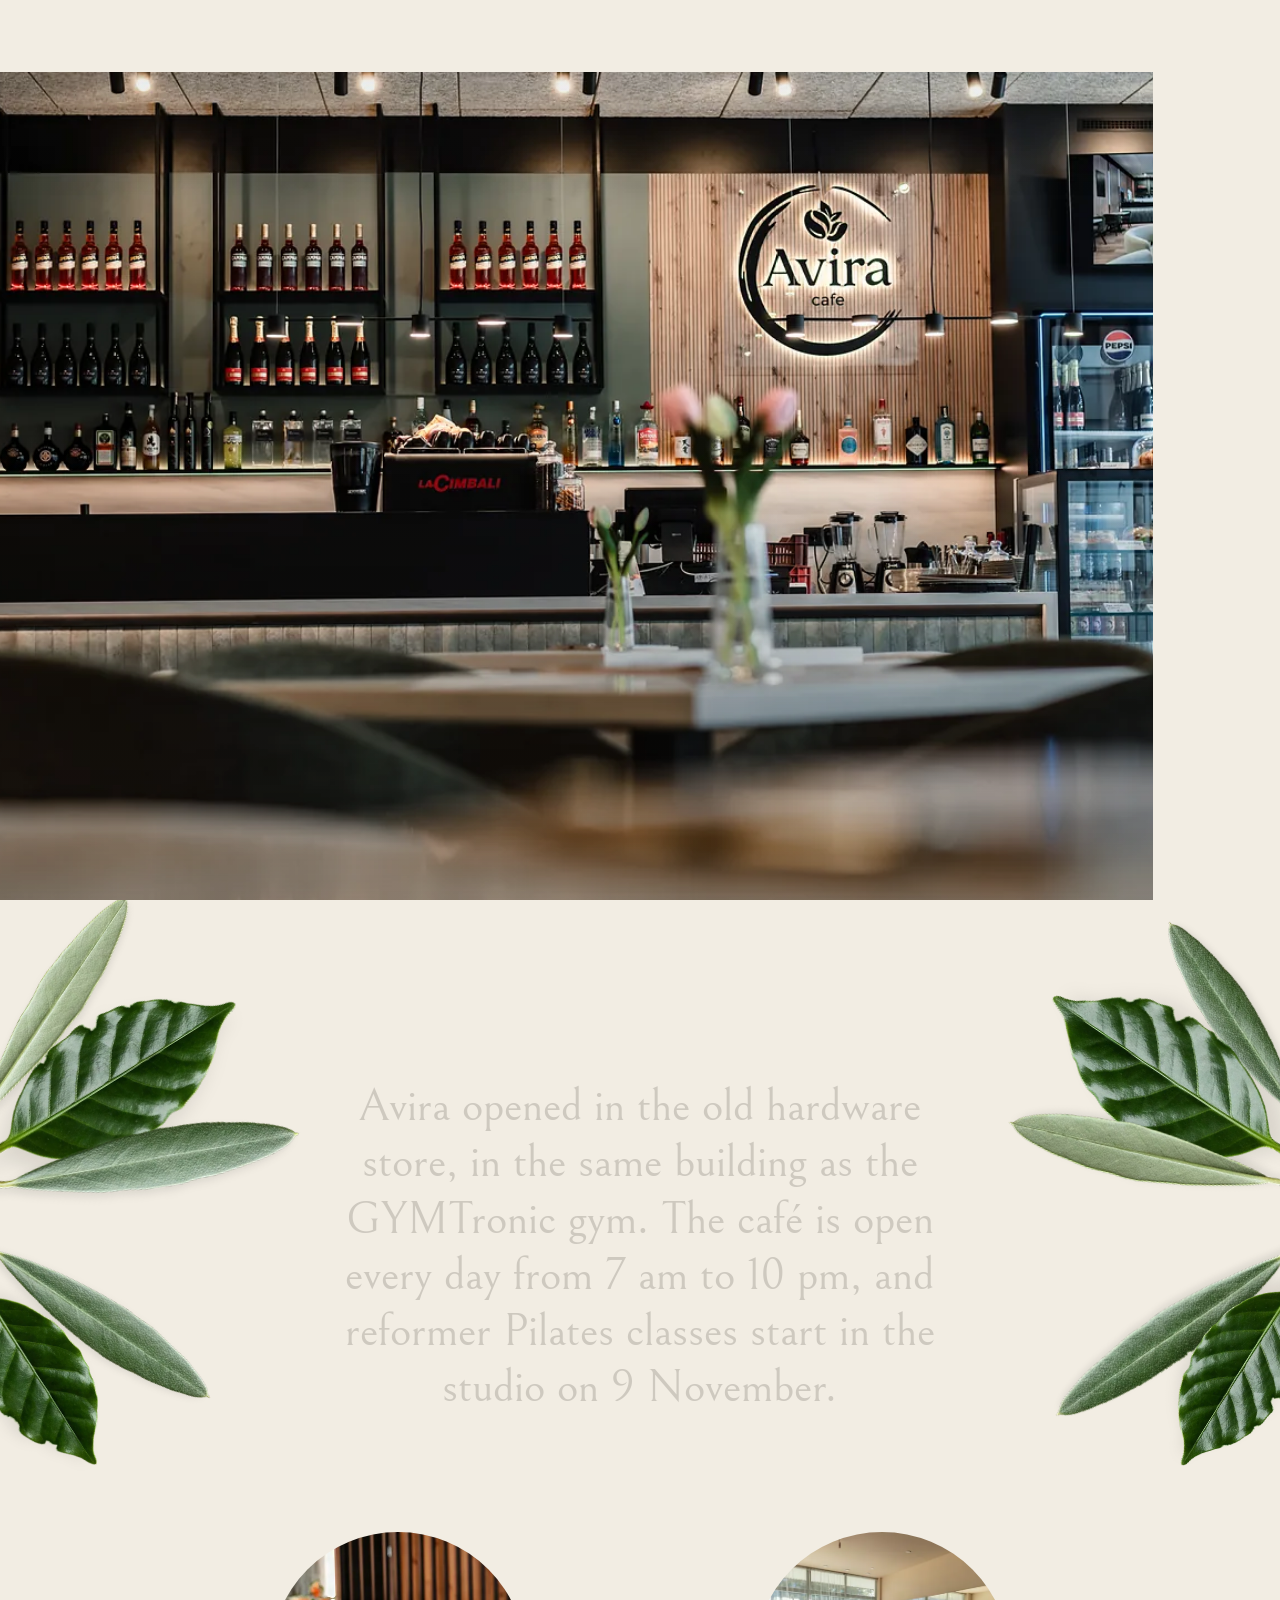
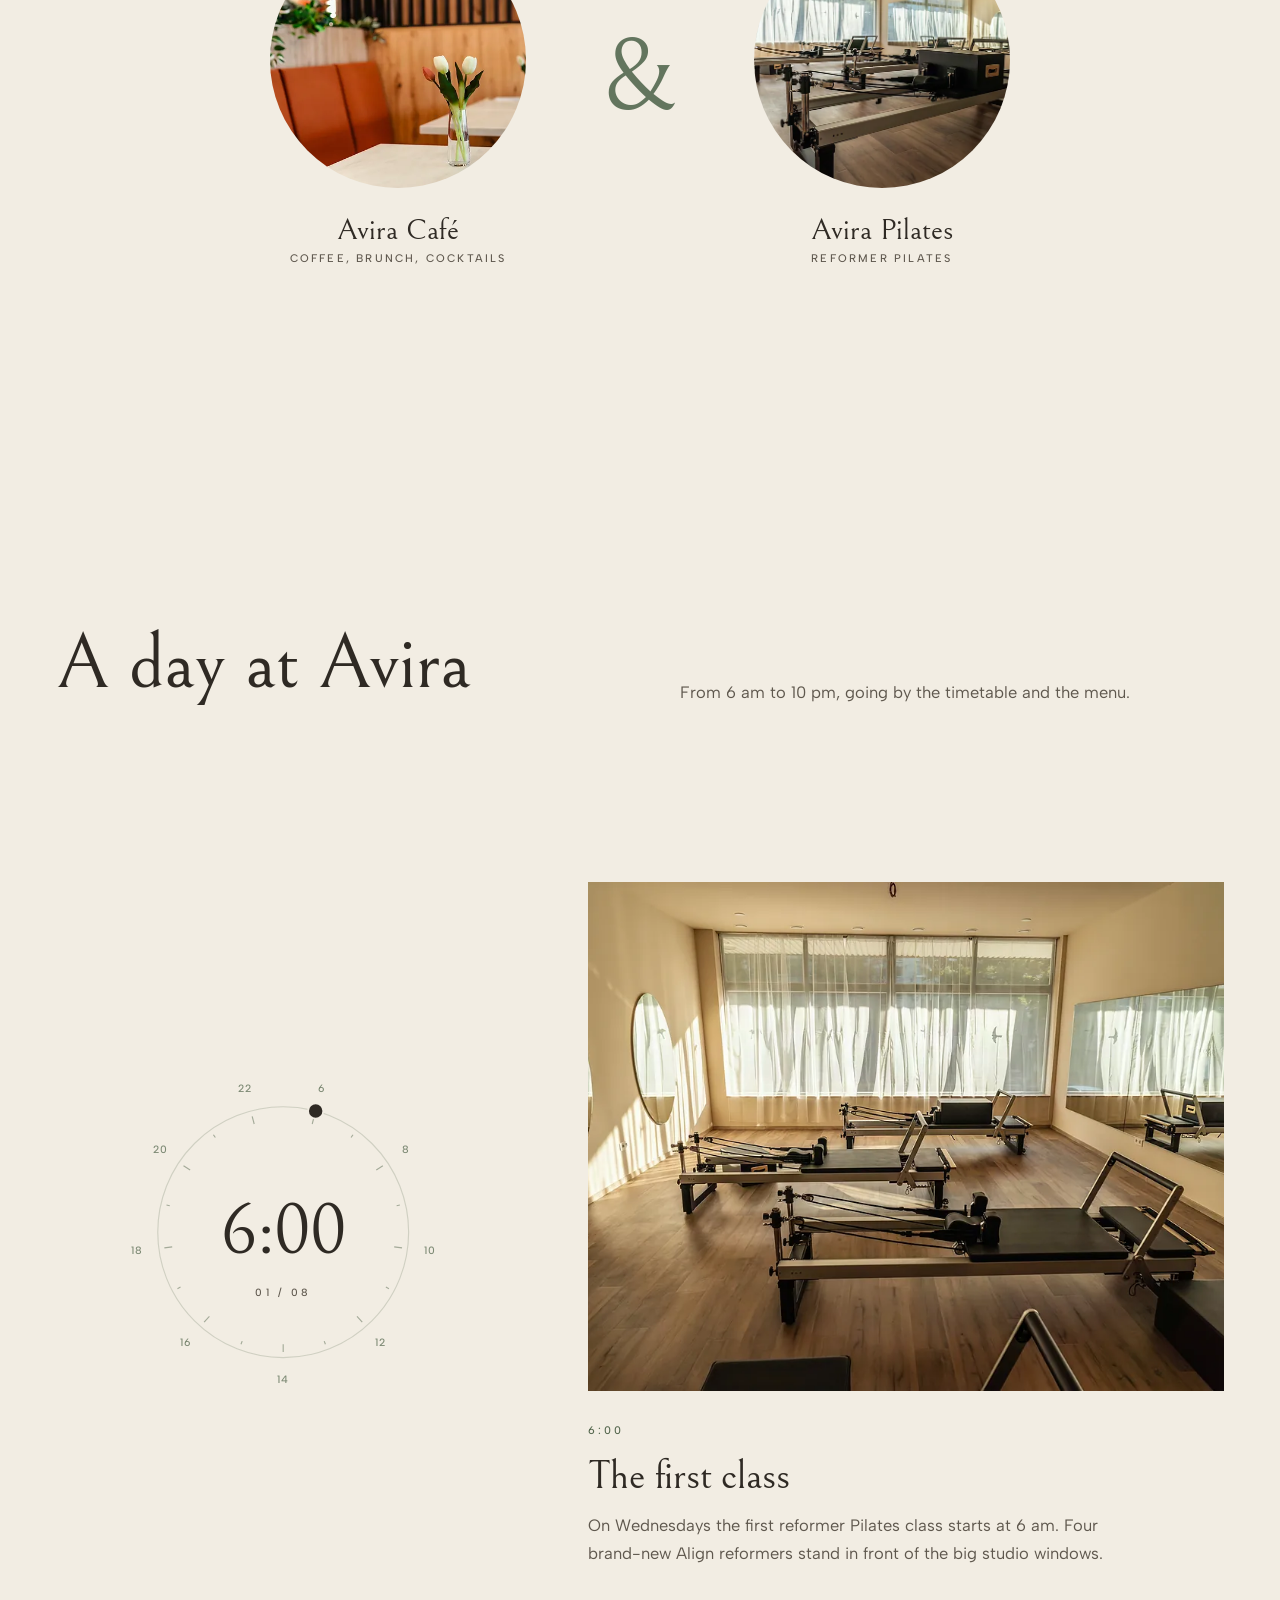
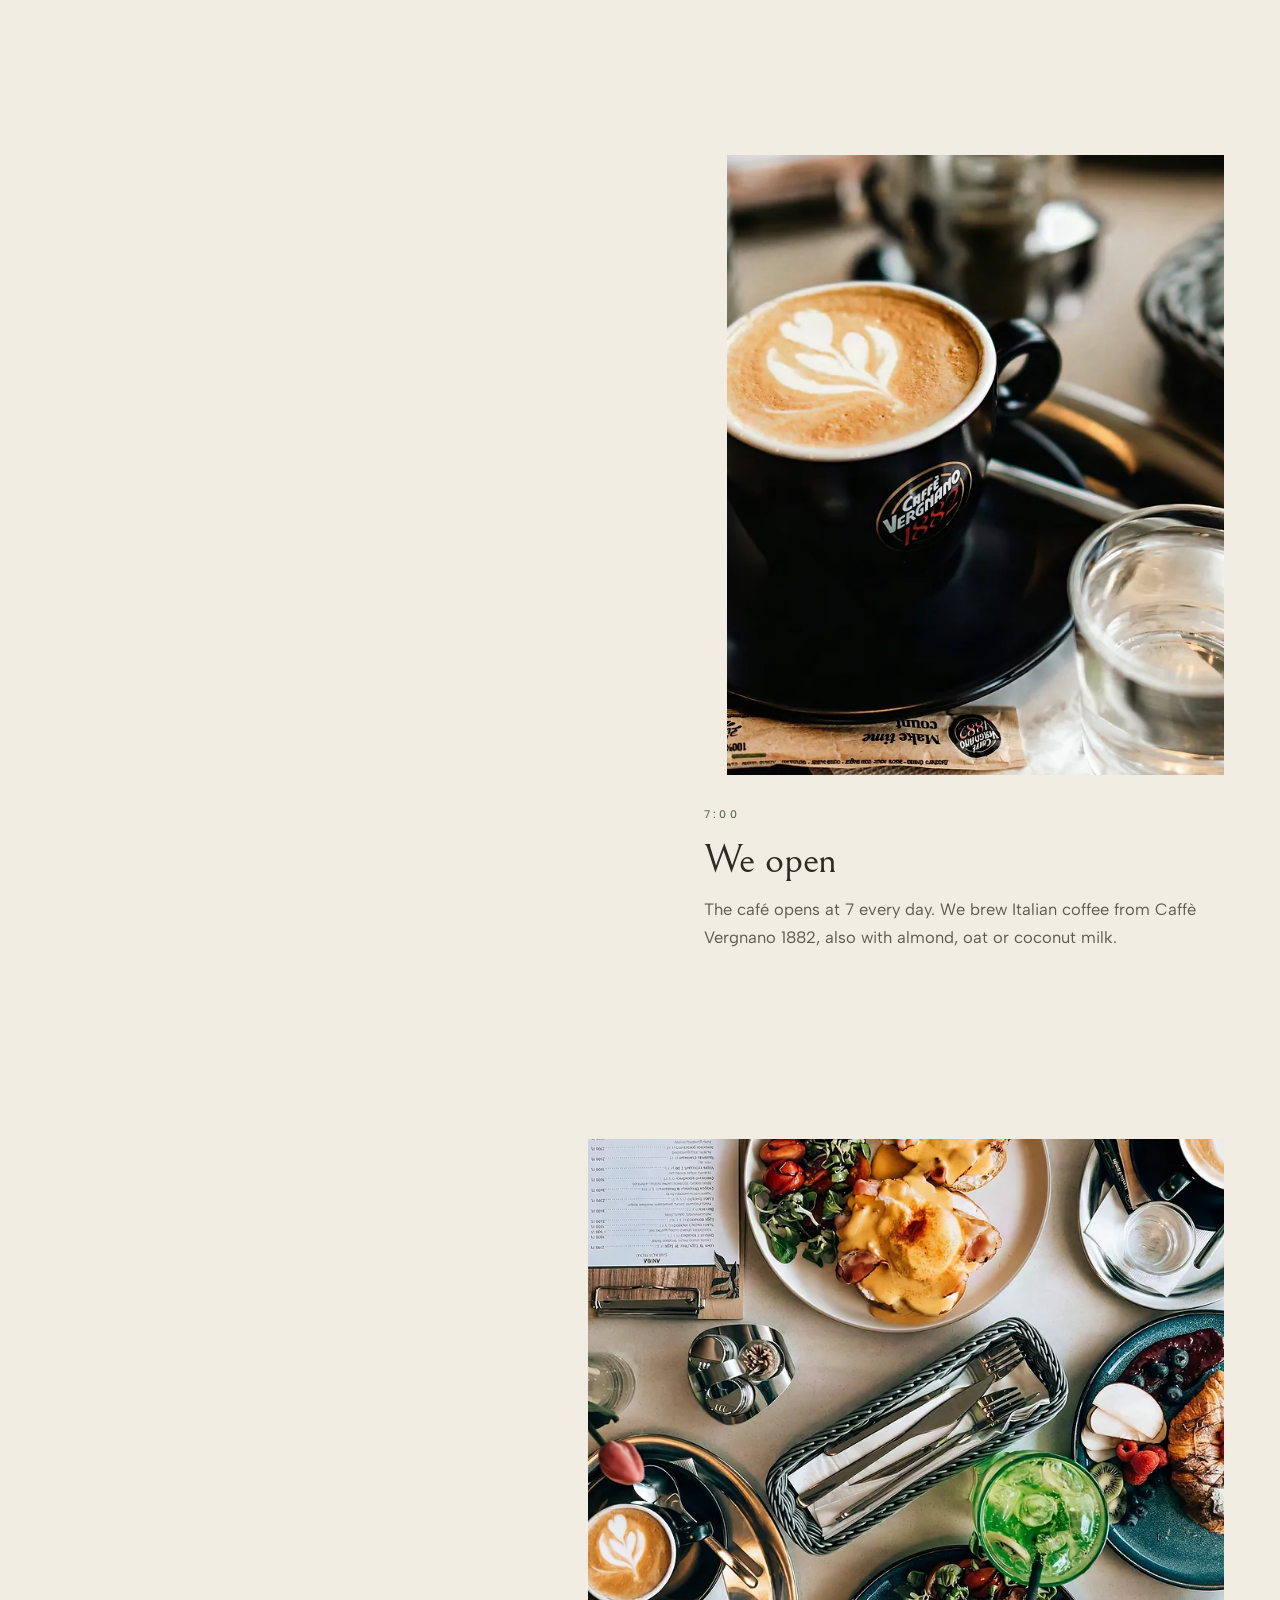
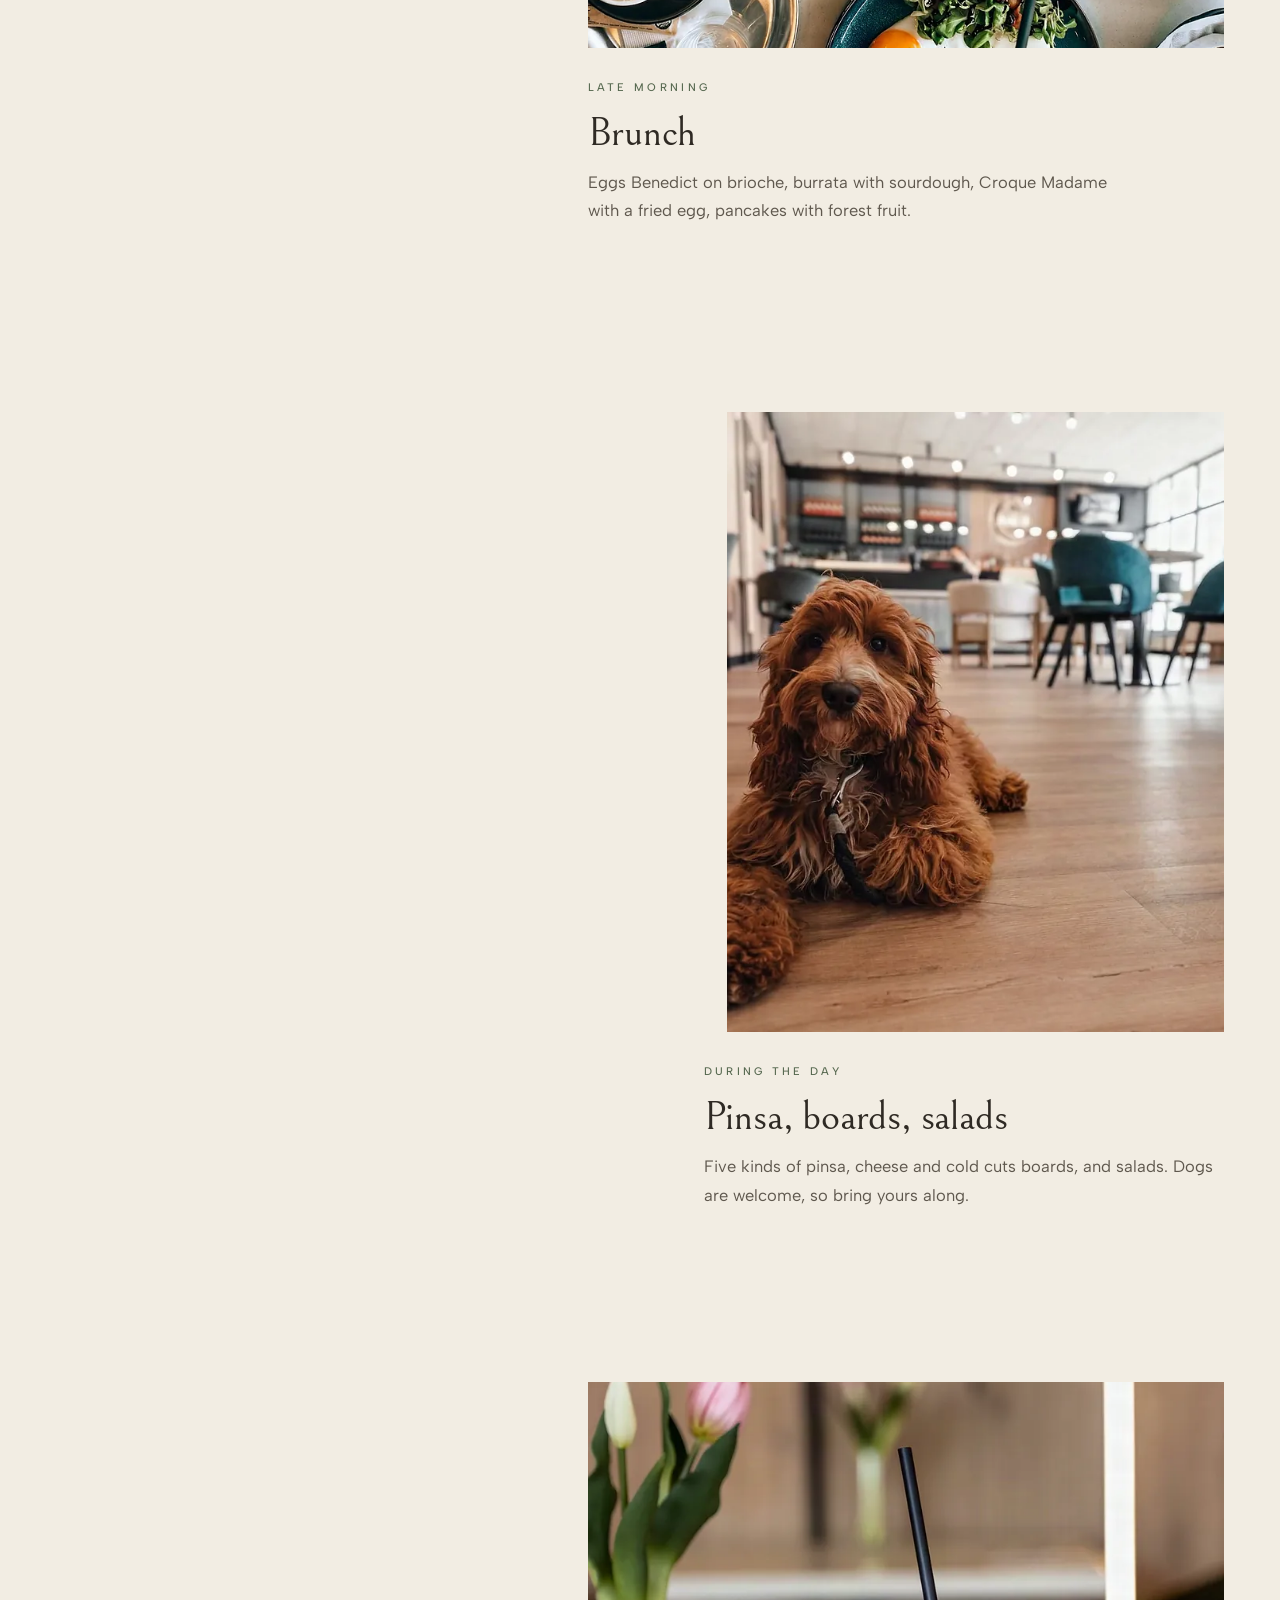
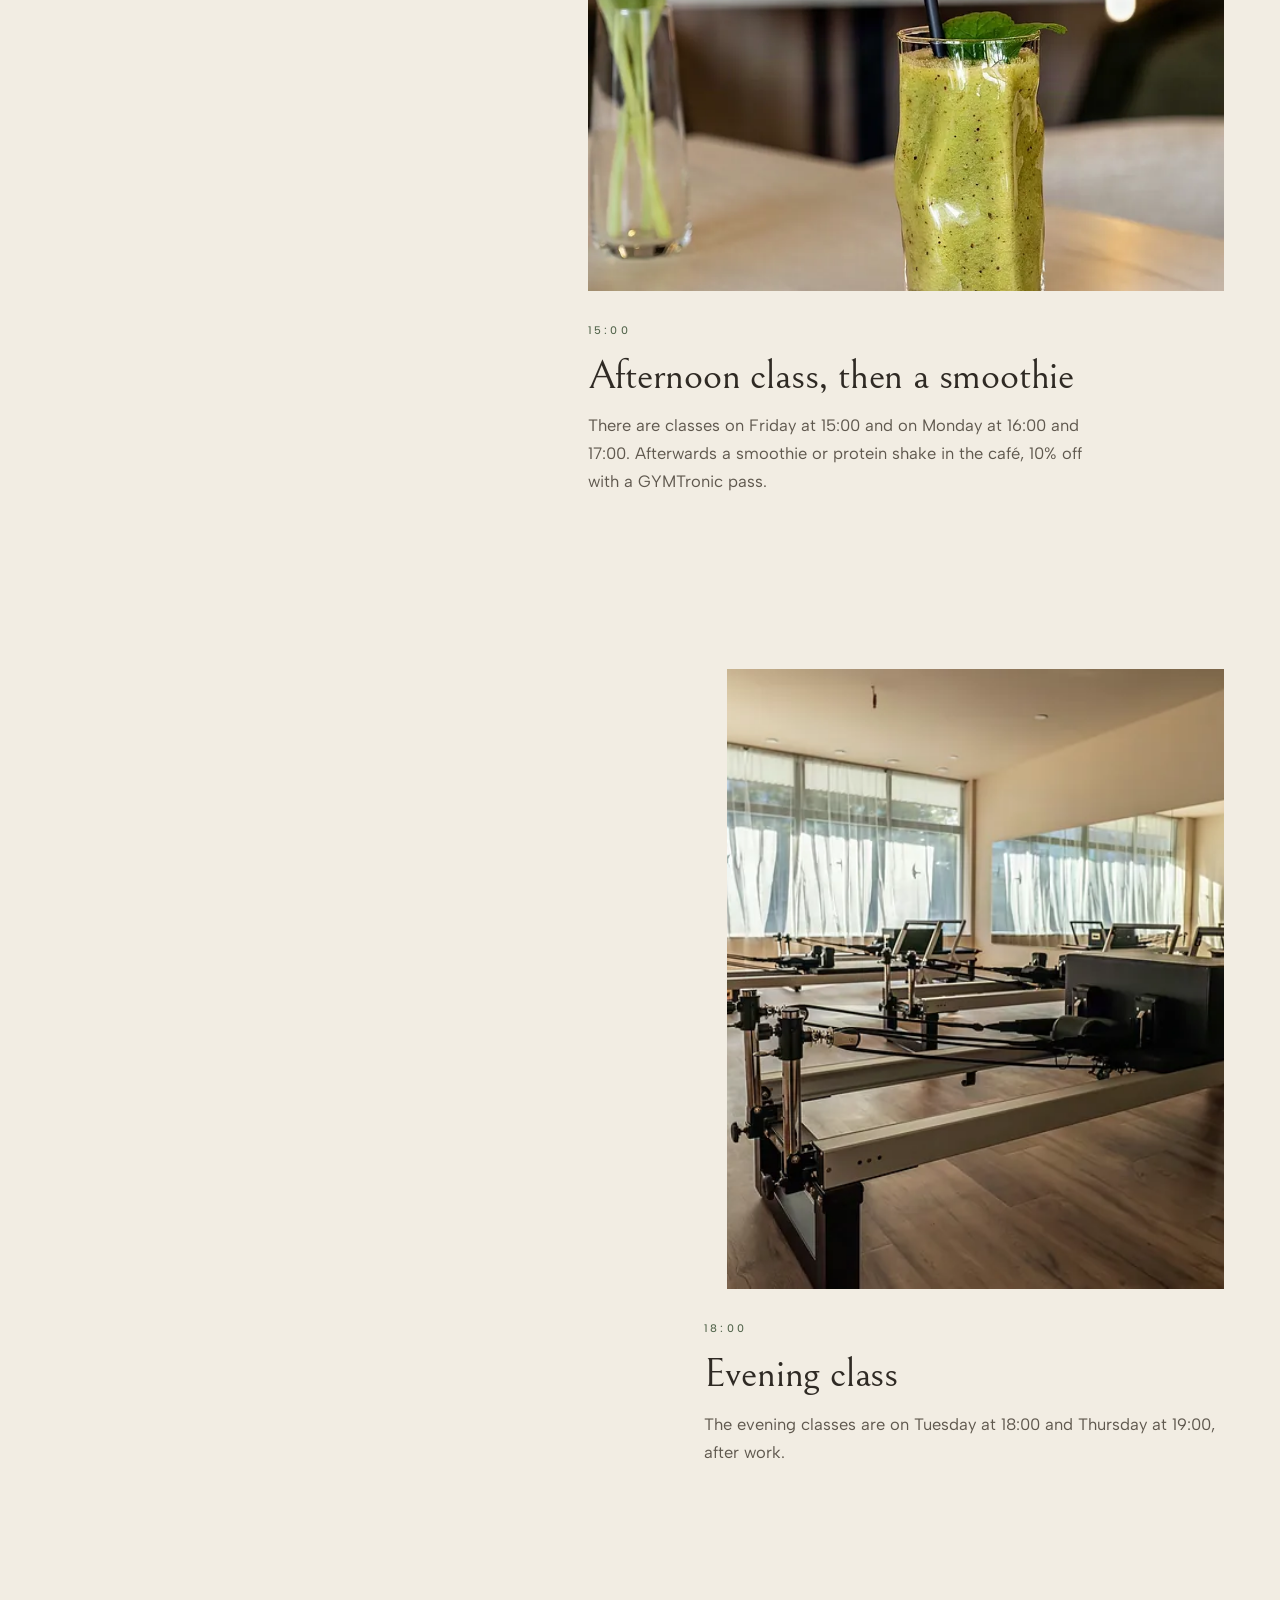
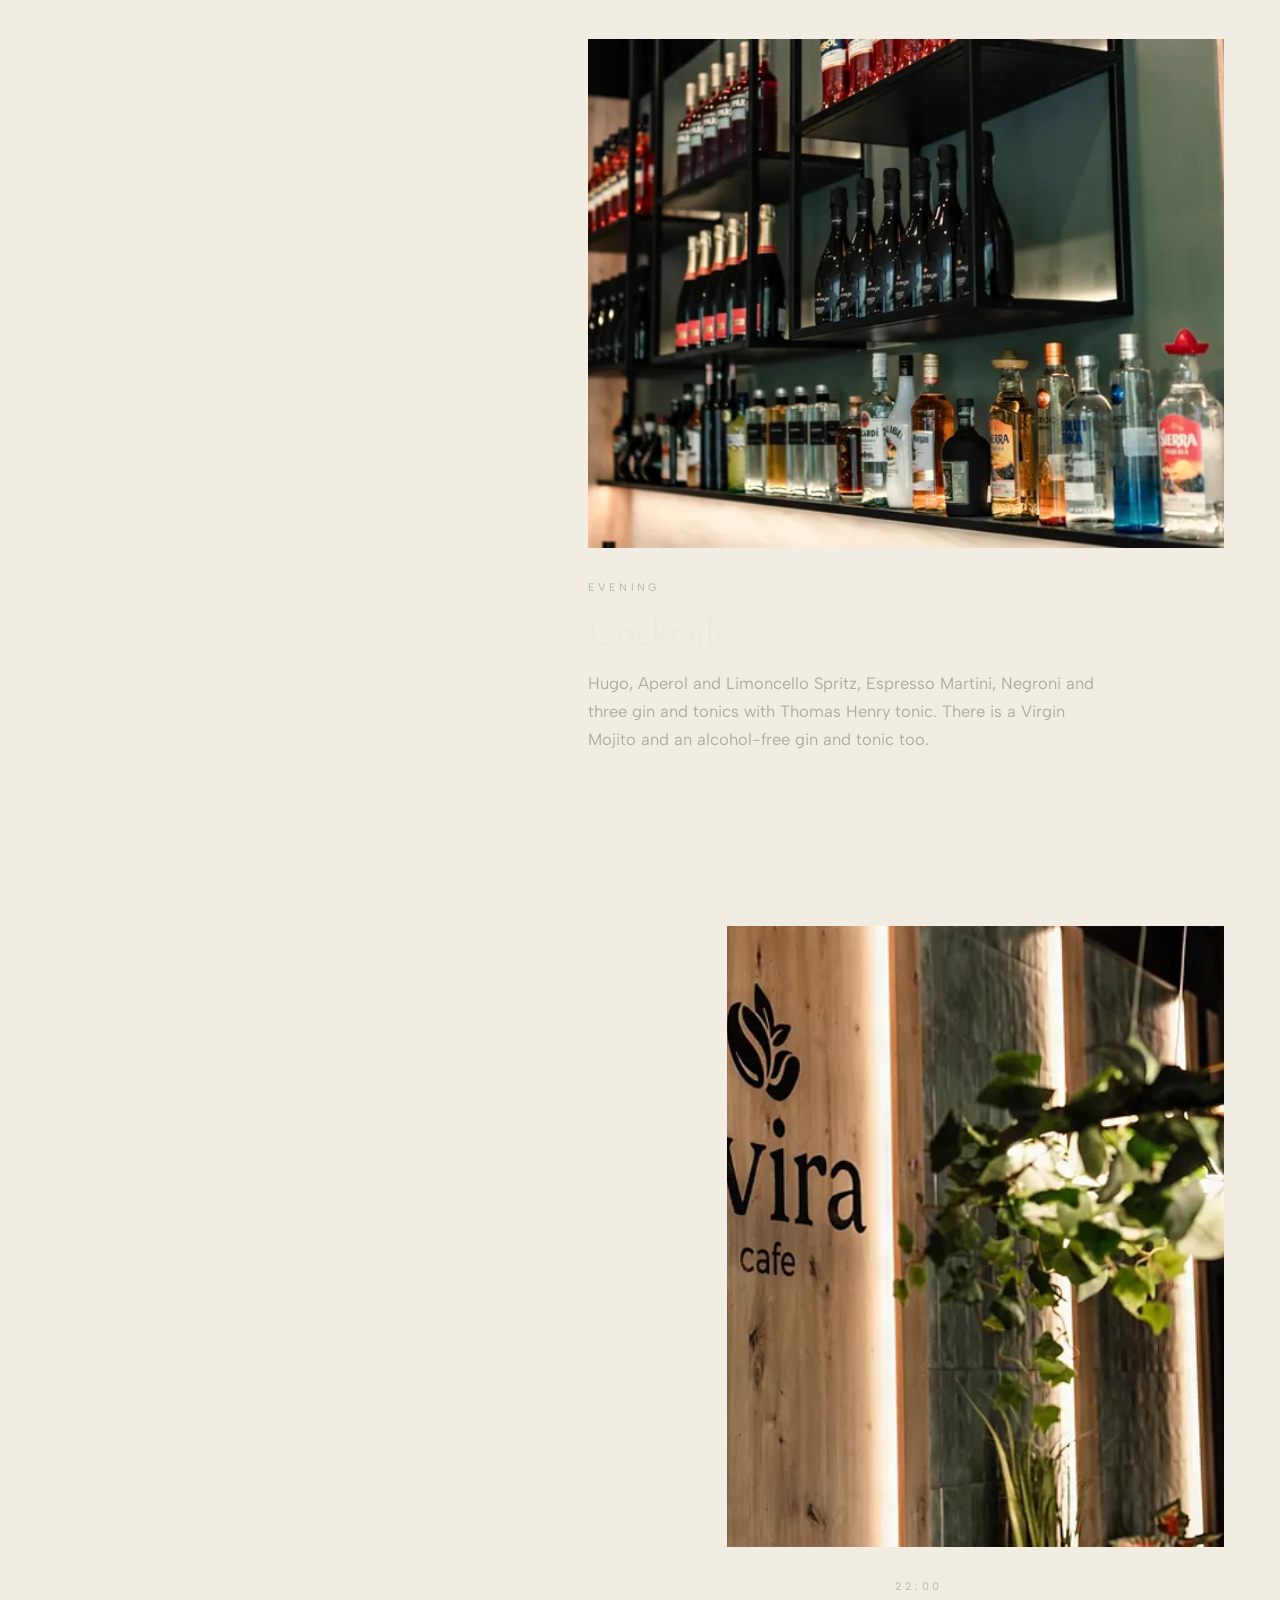
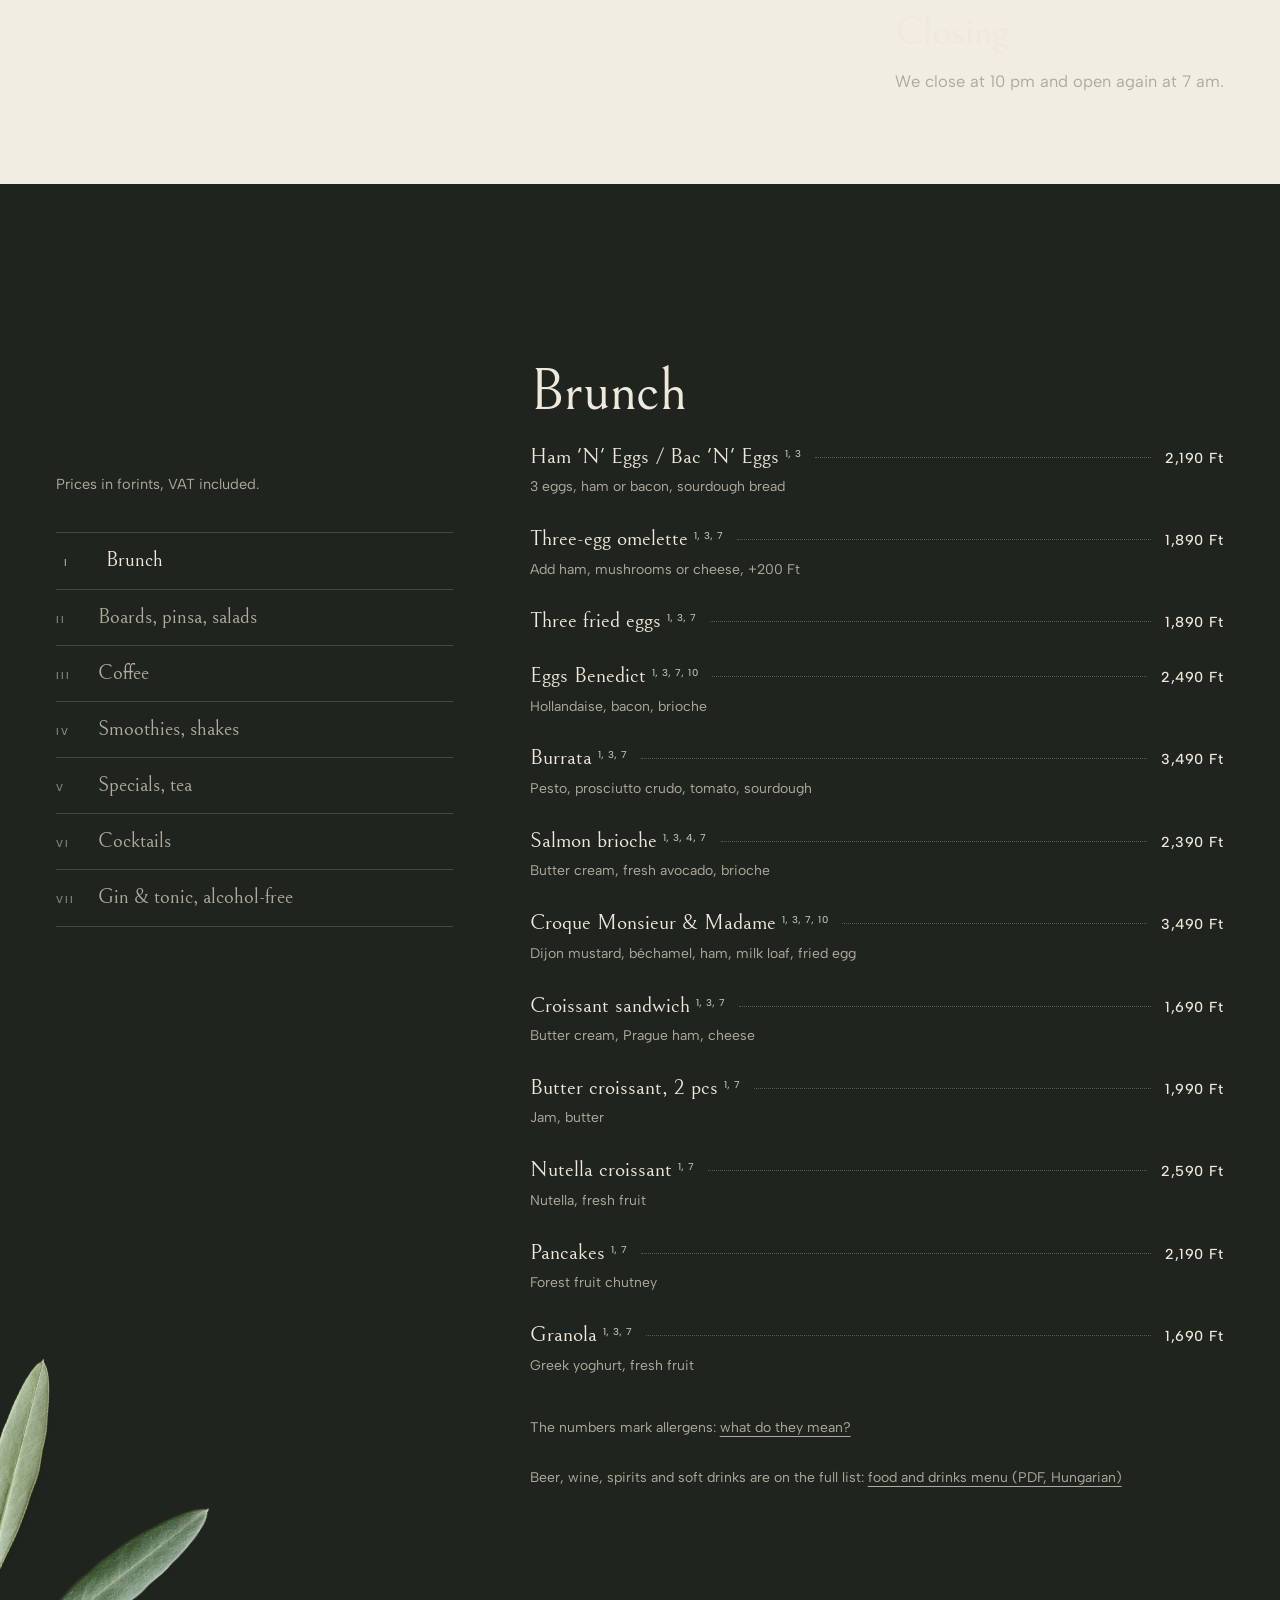
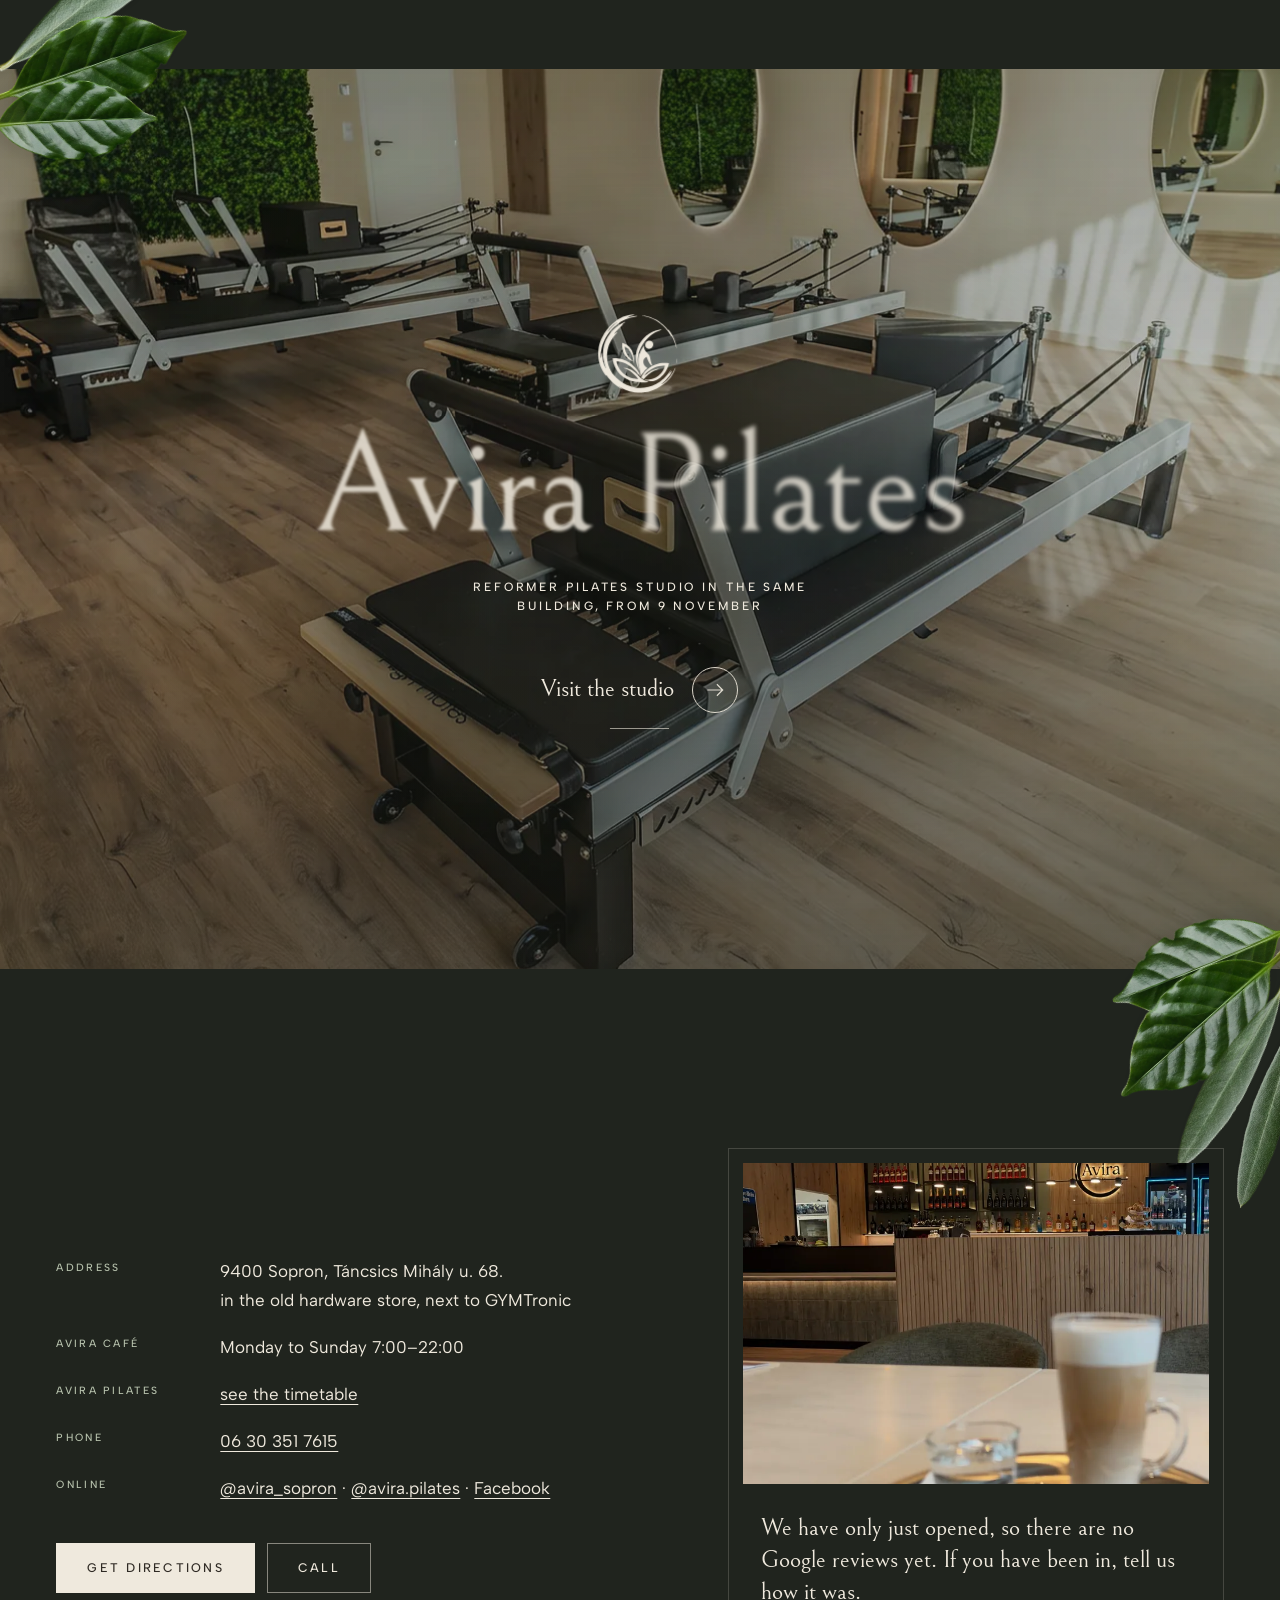
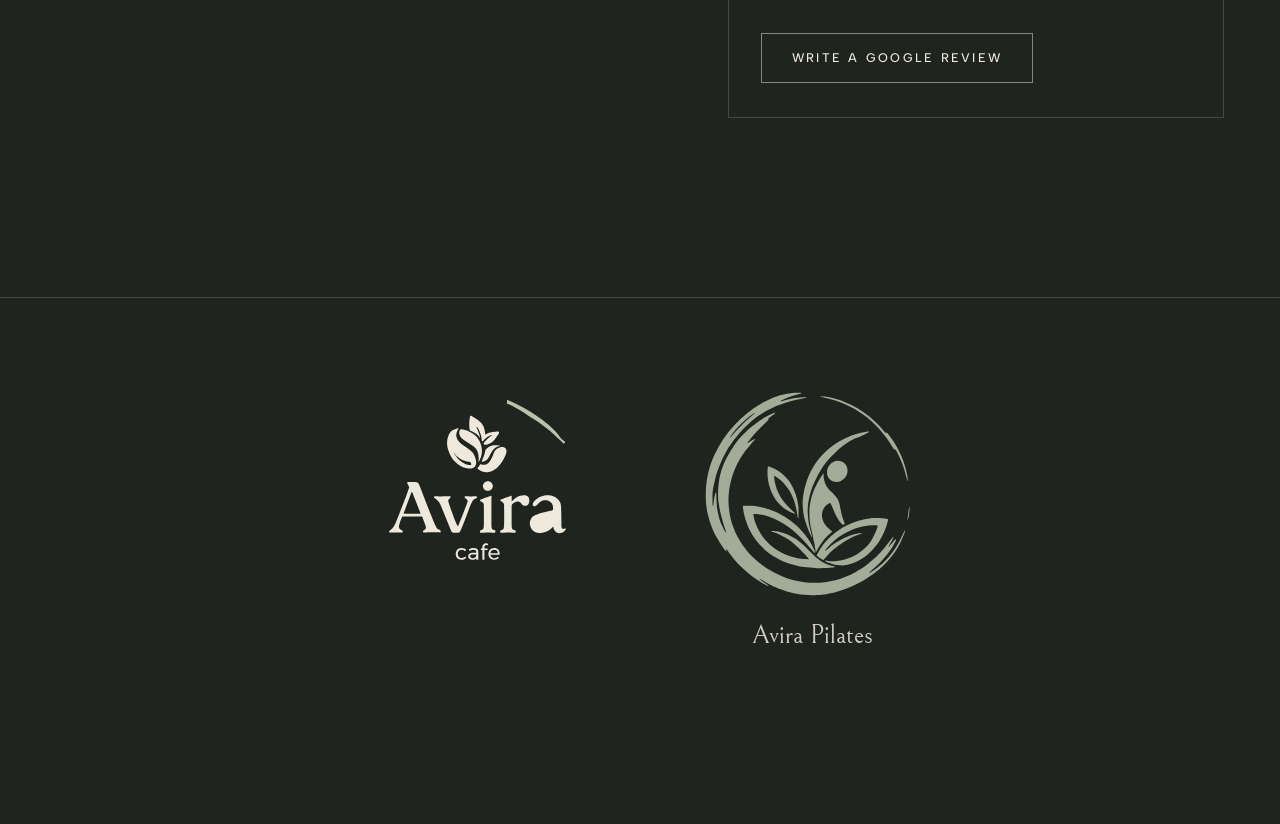
<file: site/index.html>
<!doctype html>
<html lang="hu" class="no-js" data-page="cafe">
<head>
<meta charset="utf-8">
<meta name="viewport" content="width=device-width, initial-scale=1, viewport-fit=cover">
<title>Avira Café · Kávézó és reformer pilates Sopronban</title>
<meta name="description" content="Avira Café és Avira Pilates Sopronban, a Táncsics u. 68. alatt, a régi vasáruházban, a GYMTronic mellett. A kávézó minden nap 7 és 22 óra között van nyitva, a reformer pilates órák november 9-én indulnak.">
<meta name="robots" content="noindex">
<meta name="theme-color" content="#f2ede3">
<meta property="og:title" content="Avira Café, Sopron">
<meta property="og:description" content="Kávézó és reformer pilates stúdió a Táncsics u. 68. alatt.">
<meta property="og:image" content="img/hero-bar-1600.webp?v=3">
<link rel="icon" href="data:image/svg+xml,%3Csvg xmlns='http://www.w3.org/2000/svg' viewBox='0 0 40 40'%3E%3Crect width='40' height='40' rx='8' fill='%23f2ede3'/%3E%3Ccircle cx='20' cy='20' r='13' fill='none' stroke='%2363755e' stroke-width='2.4' stroke-dasharray='70 12' transform='rotate(-60 20 20)'/%3E%3Cpath fill='%2345332b' d='M17 13c3 2 4 6 2 10-3-2-4-6-2-10zm4 2c3 0 5 3 5 6-3 0-5-3-5-6z'/%3E%3C/svg%3E">
<link rel="preload" href="fonts/bellefair-latin-400-normal.woff2" as="font" type="font/woff2" crossorigin>
<link rel="preload" href="fonts/albert-sans-latin-400-normal.woff2" as="font" type="font/woff2" crossorigin>
<link rel="preload" as="image" href="img/hero-bar-1600.webp?v=3" imagesrcset="img/hero-bar-1000.webp?v=3 1000w, img/hero-bar-1600.webp?v=3 1600w, img/hero-bar-2400.webp?v=3 2400w" imagesizes="100vw">
<link rel="stylesheet" href="css/style.css?v=3">
<script>
  (function () {
    var h = document.documentElement; h.className = h.className.replace('no-js', 'js');
    var ss = function (k, v) { try { if (v === undefined) return sessionStorage.getItem(k); if (v === null) sessionStorage.removeItem(k); else sessionStorage.setItem(k, v); } catch (e) {} return null; };
    var rm = matchMedia('(prefers-reduced-motion: reduce)').matches, sd = navigator.connection && navigator.connection.saveData;
    var pt = ss('avira-pt'); ss('avira-pt', null);
    if (pt && !rm) { h.classList.add('pt-in'); h.setAttribute('data-from', pt); setTimeout(function () { if (!h.classList.contains('pt-run')) h.classList.remove('pt-in'); }, 3000); }
    if (h.getAttribute('data-page') === 'cafe' && !pt && !ss('avira-intro') && !location.hash && !rm && !sd && location.search.indexOf('nointro') < 0 && (window.scrollY || 0) < 40) {
      h.classList.add('intro-on');
      setTimeout(function () { if (!h.classList.contains('intro-run')) h.classList.remove('intro-on'); }, 3000);
    }
  })();
</script>
</head>
<body>
<a class="skip" href="#rolunk" data-i18n="skip">Ugrás a tartalomhoz</a>
<svg width="0" height="0" style="position:absolute" aria-hidden="true"><symbol id="lg-ring" viewBox="0 0 253.9 266.4"><path d="M 235.4,56.2 C 234.1,54.5 231.0,52.9 230.0,51.2 C 217.9,32.2 169.7,3.2 151.9,6.1 C 147.0,6.9 145.7,7.4 150.6,8.4 C 170.0,12.5 176.3,14.6 198.6,29.9 C 218.9,42.4 225.9,51.2 233.6,58.1 C 238.1,62.1 236.7,58.1 235.4,56.2 Z M 56.3,68.1 L 58.5,65.8 C 58.9,65.2 59.3,64.6 59.6,64.0 C 60.0,63.4 60.3,62.9 60.7,62.4 C 65.0,57.6 61.8,58.2 58.0,60.4 C 56.6,61.2 55.6,63.1 54.3,63.9 C 49.6,66.7 49.4,66.0 52.0,61.4 C 55.3,55.5 61.2,51.0 65.1,47.5 C 72.3,41.8 78.3,36.9 82.1,32.2 C 85.4,28.1 86.1,27.1 80.4,29.7 C 65.7,36.5 50.0,50.0 42.5,59.1 C 37.5,65.3 32.3,73.2 28.3,81.3 C 25.5,87.1 18.9,101.7 18.0,108.5 L 17.2,110.2 L 16.9,112.9 L 15.8,115.0 L 14.8,126.4 C 14.8,131.4 15.7,134.7 15.9,140.4 C 16.4,161.2 21.4,168.2 23.2,179.8 C 20.4,177.7 21.8,179.7 19.9,176.4 C 18.7,174.2 15.7,159.9 15.5,158.4 C 15.2,155.9 15.3,154.8 15.1,152.6 C 14.4,149.7 12.9,143.9 13.3,138.6 C 13.7,133.0 11.6,132.9 11.1,135.7 C 10.9,137.4 11.1,139.8 10.8,143.0 C 10.7,144.9 9.1,148.1 8.8,141.9 C 8.6,138.5 9.0,135.1 9.2,131.8 C 9.6,124.3 16.8,99.2 19.3,92.6 C 24.3,79.3 24.5,78.9 29.4,69.5 C 30.8,61.2 74.9,21.7 102.0,15.9 C 108.2,14.1 119.6,12.7 127.2,11.4 C 127.6,11.4 133.4,9.7 127.0,9.9 C 116.7,10.3 109.3,12.6 100.4,13.5 C 96.5,13.9 99.0,13.3 99.7,12.9 C 105.5,10.2 117.9,7.7 122.1,6.2 C 124.4,5.5 123.0,5.1 121.1,4.5 C 111.6,1.7 88.3,11.0 81.6,13.7 C 69.0,18.9 57.9,26.0 48.8,33.4 C 37.9,42.2 32.0,48.0 23.8,60.8 C 6.2,88.2 -8.6,152.8 20.4,197.7 C 75.7,283.4 193.4,285.7 249.9,193.7 C 250.1,192.8 249.2,192.1 248.0,193.9 C 241.9,202.3 239.1,204.1 235.0,209.1 C 230.9,212.8 232.7,212.6 230.3,214.1 C 222.7,218.7 226.8,215.1 229.3,212.6 C 232.2,209.9 238.7,200.2 240.1,196.4 C 241.4,193.0 241.2,192.4 238.2,195.0 C 233.9,198.7 227.7,206.8 225.1,209.7 C 221.1,214.1 217.3,217.9 212.8,221.5 C 208.8,224.8 209.6,223.1 211.4,221.5 C 215.8,217.3 219.5,213.7 223.9,208.5 C 225.9,206.2 228.3,201.8 231.4,198.0 C 234.2,194.6 235.2,189.9 227.0,199.9 C 221.3,206.9 218.0,210.3 212.1,215.9 C 205.4,222.5 190.6,232.7 179.1,236.4 C 165.0,241.0 148.7,244.3 132.3,243.4 C 116.0,242.4 104.0,241.4 89.2,232.6 C 61.9,217.7 47.6,204.3 37.7,177.2 C 32.4,164.1 28.4,147.1 31.5,131.5 C 33.0,124.2 34.5,116.0 35.7,109.2 C 38.2,95.1 48.3,74.2 56.3,68.1"/></symbol><symbol id="lg-bean" viewBox="0 0 253.9 266.4"><path d="M 114.3,70.7 C 114.5,70.7 114.4,70.7 114.4,70.9 C 114.6,70.9 114.5,70.8 114.5,71.0 C 114.8,71.0 114.7,71.0 114.7,71.2 C 114.9,71.2 114.9,71.1 114.8,71.3 C 115.0,71.3 115.0,71.3 115.0,71.5 C 115.2,71.4 115.2,71.4 115.1,71.6 C 115.4,71.6 115.3,71.5 115.3,71.7 L 115.6,72.0 L 115.8,72.2 L 116.0,72.2 C 116.2,72.2 116.2,72.2 116.2,72.4 C 117.3,73.3 118.3,74.2 119.8,75.0 C 122.4,76.5 126.0,77.8 129.0,78.2 C 130.3,78.3 130.7,78.3 131.1,79.2 C 131.3,79.6 131.4,80.0 131.5,80.4 C 131.7,81.2 131.6,81.5 131.5,81.5 C 131.5,81.5 131.5,81.6 131.5,81.6 C 130.1,82.1 126.9,81.2 125.6,80.8 C 122.7,79.7 121.1,78.5 119.1,76.8 C 116.7,74.8 116.1,73.7 114.3,71.3 L 114.2,71.1 C 113.7,70.7 113.5,70.3 113.2,69.7 C 112.8,68.9 112.3,68.4 112.5,68.2 C 113.0,69.1 114.1,70.0 114.3,70.7 Z M 117.8,41.1 C 115.6,41.0 111.7,42.9 110.5,43.7 C 108.6,45.1 107.5,46.7 106.4,49.5 C 104.2,55.3 104.6,60.4 106.6,66.2 C 107.4,68.7 108.5,70.9 109.8,73.0 C 111.8,76.1 112.2,76.2 114.2,78.5 C 117.6,82.2 121.6,84.5 127.0,85.4 C 141.8,87.9 137.2,73.0 132.9,67.7 C 130.5,64.9 126.3,62.1 123.1,60.1 C 122.6,59.8 122.1,59.4 121.6,59.1 C 119.3,57.6 116.9,55.1 115.9,52.5 C 113.9,47.4 116.0,44.5 117.8,41.1 M 139.5,78.5 L 139.9,78.0 C 140.1,77.8 140.2,77.7 140.4,77.4 C 140.6,77.0 140.8,76.6 141.0,76.2 C 144.5,69.6 144.0,62.2 140.9,55.6 C 140.1,54.0 137.9,51.0 136.7,49.8 C 133.0,46.0 125.5,42.3 120.8,42.2 C 118.8,42.1 118.3,45.1 118.4,46.7 C 118.7,52.1 125.0,55.0 128.1,57.1 C 131.8,59.6 136.5,61.4 138.6,66.7 C 139.3,68.4 139.6,70.4 139.7,72.3 C 139.9,73.8 139.9,75.7 139.6,77.2 C 139.5,77.7 139.3,78.1 139.5,78.5 M 129.4,36.1 C 129.4,38.8 129.6,41.0 130.1,43.6 C 133.5,44.8 137.2,46.8 139.3,49.2 C 140.2,50.3 140.6,51.0 141.4,52.1 C 141.3,49.2 139.1,44.1 137.9,41.2 C 137.2,39.7 137.5,39.9 137.5,39.8 L 137.6,39.5 C 139.2,40.2 141.1,45.2 141.7,46.9 C 142.8,50.1 142.8,50.5 143.2,53.7 C 143.3,54.8 143.4,55.4 144.5,55.4 C 145.2,55.2 146.0,53.0 148.7,51.3 C 149.6,50.7 153.0,48.6 154.4,48.6 C 154.1,49.7 152.6,50.2 151.0,51.5 C 149.5,52.7 144.8,57.0 145.3,58.6 C 145.8,60.1 149.2,59.2 150.3,58.8 C 151.8,58.2 153.3,57.4 154.6,56.6 C 157.1,54.8 158.7,52.1 160.4,49.5 C 162.1,47.0 164.0,44.6 160.4,44.7 C 157.8,44.7 152.8,45.5 150.4,46.5 C 149.4,47.0 148.0,47.8 147.5,48.5 C 147.2,48.2 147.2,47.7 147.1,47.3 L 146.5,43.5 C 146.2,41.9 145.7,40.3 145.1,39.0 C 142.8,34.3 139.4,32.6 136.1,30.2 L 132.5,27.9 C 130.2,26.5 130.2,28.6 129.9,30.5 C 129.6,32.3 129.4,34.1 129.4,36.1 M 138.6,85.8 C 141.3,87.8 144.9,90.0 149.8,89.7 C 153.3,89.5 155.5,88.2 158.0,86.5 C 160.5,84.7 161.6,83.3 163.7,80.8 C 164.8,79.4 165.7,78.0 166.7,76.4 C 176.2,61.1 165.9,59.8 160.5,63.5 C 156.8,66.0 156.9,68.2 154.8,72.9 C 154.0,74.7 153.4,75.7 152.4,77.2 C 152.2,77.5 152.2,77.5 152.0,77.8 C 151.4,78.5 150.8,79.1 150.1,79.7 C 148.6,81.1 146.6,81.7 144.4,81.4 C 141.1,80.9 142.4,79.6 139.9,83.3 C 139.4,84.0 138.5,84.8 138.6,85.8 M 143.2,78.2 C 146.1,78.3 148.6,76.7 149.7,75.2 C 151.5,72.5 151.5,72.1 153.1,69.3 C 155.3,65.4 157.5,61.5 162.4,60.9 C 162.5,60.9 162.9,60.9 163.0,60.9 L 163.6,60.7 C 163.2,60.1 163.0,60.3 161.7,60.1 C 159.3,59.8 157.3,59.7 154.9,60.3 C 152.4,60.9 150.0,62.4 148.5,63.8 C 147.0,65.1 147.4,64.8 146.9,67.1 C 146.7,68.4 146.2,69.7 145.9,71.0 C 145.2,73.0 143.2,77.5 143.2,78.2"/></symbol><symbol id="lg-l" viewBox="0 0 253.9 266.4"><path d="M 41.1,155.9 C 41.1,156.1 41.2,156.2 41.2,156.3 C 41.8,156.3 42.5,156.2 43.3,156.2 C 44.2,156.2 45.2,156.1 46.4,156.1 C 49.7,156.0 52.6,156.3 55.8,156.3 C 55.9,156.1 55.9,155.9 56.0,155.5 C 56.0,155.1 55.9,154.4 55.7,154.0 C 54.0,153.7 51.8,152.1 51.9,150.7 C 51.8,150.3 51.8,149.8 51.8,149.3 C 51.9,148.8 52.1,147.9 52.4,146.8 C 52.7,145.7 53.2,144.5 53.6,143.1 C 54.2,141.4 54.8,140.1 55.2,139.0 C 55.3,138.6 56.3,138.5 56.7,138.5 L 76.9,138.5 C 77.0,138.5 77.1,138.6 77.3,138.7 C 77.5,138.8 77.6,139.0 77.7,139.1 C 78.9,142.3 80.0,145.3 80.7,147.5 C 81.2,149.1 81.9,149.9 81.4,151.7 C 81.1,152.5 80.6,152.7 80.1,153.1 C 79.6,153.5 79.1,153.7 78.9,154.1 C 77.9,155.4 78.4,155.9 79.2,156.1 C 80.0,156.3 81.1,156.1 82.2,156.1 C 83.2,156.1 84.4,156.0 85.6,156.0 C 86.7,156.0 87.9,156.0 89.0,156.0 C 90.3,156.0 91.7,156.0 93.1,156.0 C 95.1,156.1 95.3,156.0 97.1,156.1 C 98.1,156.2 98.0,155.4 97.8,154.6 C 97.7,153.9 96.6,153.3 95.7,153.0 C 94.5,152.7 93.8,151.6 93.8,151.6 C 93.2,151.1 93.1,150.3 92.6,149.4 C 92.1,148.5 91.5,147.3 90.9,145.9 C 85.2,132.4 80.2,119.2 75.0,105.5 C 73.7,101.8 72.8,100.6 71.2,100.6 C 70.4,100.6 69.7,100.6 69.2,100.5 C 68.8,100.5 64.1,100.5 62.3,100.5 C 58.4,100.5 63.9,104.8 63.0,107.1 C 62.6,108.0 62.5,108.2 61.9,110.0 C 59.3,117.2 56.6,124.4 53.8,131.5 C 52.8,134.1 51.9,136.6 50.9,138.9 C 50.0,141.3 49.2,143.4 48.4,145.2 C 46.4,150.0 44.5,152.0 43.1,153.0 C 42.0,153.7 41.3,154.2 41.0,155.1 C 41.0,155.4 41.0,155.6 41.1,155.9 Z M 66.4,111.5 L 75.5,134.6 C 75.6,134.8 75.6,135.0 75.5,135.2 C 75.4,135.4 75.3,135.5 75.2,135.5 C 74.8,135.5 74.2,135.5 73.4,135.5 C 68.7,135.6 64.0,135.6 59.3,135.5 C 58.5,135.5 57.9,135.5 57.5,135.5 C 57.4,135.4 57.3,135.3 57.2,135.2 C 57.2,135.1 57.1,134.9 57.1,134.7 C 57.5,133.6 58.0,132.2 58.6,130.7 C 60.4,125.7 62.3,120.7 64.2,115.6 C 64.7,114.1 65.3,112.9 65.7,111.8 C 65.8,111.6 66.0,111.5 66.2,111.5 C 66.3,111.5 66.4,111.5 66.4,111.5 M 91.4,118.4 C 94.1,119.9 96.8,123.1 98.4,127.1 L 108.6,152.4 C 108.9,153.1 109.2,153.5 109.4,154.2 C 109.6,154.7 110.1,155.7 111.1,156.1 C 111.7,156.3 112.2,156.4 112.8,156.4 C 113.3,156.5 113.9,156.4 114.4,156.4 C 114.9,156.5 115.4,156.5 115.9,156.4 C 116.5,156.4 117.9,156.4 118.5,156.2 C 120.2,155.5 129.1,130.3 130.3,127.1 C 131.3,124.6 132.5,121.9 134.0,120.3 C 135.0,119.2 136.2,119.0 137.2,118.4 C 138.4,117.7 138.3,116.5 137.0,116.2 C 135.7,116.2 130.9,116.5 126.7,116.3 C 126.1,116.3 125.7,116.2 125.1,116.3 C 123.7,116.5 124.2,117.7 125.1,118.3 C 127.0,119.4 128.1,120.6 127.5,122.5 C 125.7,128.1 119.7,142.9 117.4,148.5 C 117.2,148.8 116.9,149.4 116.7,149.1 C 114.8,146.7 110.0,132.5 108.6,128.8 C 108.0,127.1 107.5,125.6 107.0,124.2 C 106.6,122.9 106.6,123.0 106.4,122.4 C 105.8,120.5 106.9,119.8 108.2,118.2 C 108.9,117.3 109.7,116.5 108.3,116.3 C 107.1,116.0 104.3,116.2 102.1,116.3 C 97.8,116.5 92.8,116.2 91.5,116.2 C 90.2,116.5 90.1,117.7 91.4,118.4 M 158.2,153.8 C 157.6,153.7 157.1,153.6 156.7,153.5 C 155.7,153.3 154.8,152.8 154.4,151.8 C 154.1,151.3 154.0,150.6 154.0,149.7 C 153.9,148.2 153.9,146.6 153.9,144.8 C 153.9,142.9 153.9,141.0 153.9,139.1 C 153.9,137.2 153.9,135.3 153.9,133.5 C 153.9,131.5 153.9,129.5 153.9,127.4 C 153.9,125.3 153.9,123.4 153.9,121.5 C 154.0,120.1 154.0,118.4 154.0,117.0 C 154.0,115.3 153.5,115.7 152.2,116.1 C 150.4,116.6 141.7,119.6 141.6,120.0 C 141.5,120.3 141.5,120.6 141.4,120.9 C 141.4,122.0 142.6,122.1 143.3,122.4 C 144.0,122.8 144.5,123.4 145.0,124.0 C 145.2,124.3 145.4,124.6 145.5,125.0 C 145.5,125.4 145.6,125.7 145.5,126.0 C 145.5,127.0 145.6,128.3 145.6,129.9 C 145.6,131.5 145.6,133.3 145.6,135.2 C 145.6,136.6 145.6,138.0 145.6,139.4 C 145.6,140.8 145.6,142.1 145.6,143.4 C 145.6,144.7 145.6,145.9 145.6,146.9 C 145.5,148.0 145.5,148.8 145.5,149.4 C 145.4,150.5 145.3,151.3 145.1,151.8 C 144.5,153.3 143.0,153.6 141.6,153.8 C 141.5,154.0 141.5,154.2 141.4,154.7 C 141.4,155.1 141.4,155.5 141.4,155.9 C 141.5,156.3 141.5,156.5 141.6,156.6 C 142.1,156.6 142.7,156.6 143.5,156.5 C 144.4,156.5 145.3,156.5 146.3,156.4 C 147.3,156.4 148.4,156.3 149.6,156.3 C 151.6,156.4 153.3,156.4 154.7,156.5 C 156.0,156.6 157.1,156.6 157.8,156.6 C 158.0,156.5 158.0,156.3 158.1,155.9 C 158.2,155.5 158.2,155.1 158.3,154.7 C 158.3,154.3 158.2,154.0 158.2,153.8 M 150.0,99.6 C 153.0,99.6 155.5,102.0 155.5,104.9 C 155.5,107.8 153.0,110.2 150.0,110.2 C 147.0,110.2 144.5,107.8 144.5,104.9 C 144.5,102.0 147.0,99.6 150.0,99.6 M 180.5,153.8 C 179.9,153.7 179.4,153.6 179.0,153.5 C 178.2,153.4 177.1,152.8 176.7,151.8 C 176.4,151.3 176.3,150.6 176.3,149.7 C 176.3,148.2 176.2,146.6 176.2,144.8 C 176.2,142.9 176.2,141.0 176.2,139.1 C 176.2,137.2 176.2,135.3 176.2,133.5 C 176.2,131.5 176.2,129.5 176.2,127.4 C 176.2,127.0 176.2,126.7 176.2,126.3 C 176.3,126.1 176.4,126.0 176.5,125.9 C 176.8,125.2 178.2,123.8 178.8,123.5 C 180.8,122.4 183.5,121.4 185.6,122.7 C 186.1,123.0 187.7,125.0 188.0,125.6 C 189.4,127.2 191.5,126.9 193.1,126.3 C 195.9,125.3 196.5,119.8 194.9,117.4 C 192.3,113.6 185.6,115.6 182.4,117.0 C 180.2,118.0 177.4,120.7 176.3,121.9 L 176.3,121.5 C 176.3,120.1 176.3,118.4 176.3,117.0 C 176.3,115.3 175.8,115.7 174.5,116.1 C 172.7,116.6 164.0,119.6 163.9,120.0 C 163.8,120.3 163.8,120.6 163.8,120.9 C 163.7,122.0 165.0,122.1 165.6,122.4 C 166.3,122.8 166.9,123.4 167.3,124.0 C 167.5,124.3 167.7,124.6 167.8,125.0 C 167.8,125.4 167.9,125.7 167.9,126.0 C 167.9,127.0 167.9,128.3 167.9,129.9 C 168.0,131.5 168.0,133.3 168.0,135.2 C 168.0,136.6 168.0,138.0 168.0,139.4 C 168.0,140.8 168.0,142.1 168.0,143.4 C 167.9,144.7 167.9,145.9 167.9,146.9 C 167.9,148.0 167.8,148.8 167.8,149.4 C 167.7,150.5 167.6,151.3 167.4,151.8 C 166.8,153.3 165.3,153.6 164.0,153.8 C 163.8,154.0 163.8,154.2 163.7,154.7 C 163.7,155.1 163.7,155.5 163.7,155.9 C 163.8,156.3 163.8,156.5 164.0,156.6 C 164.4,156.6 165.1,156.6 165.9,156.5 C 166.7,156.5 167.6,156.5 168.6,156.4 C 169.7,156.4 170.8,156.3 171.9,156.3 C 174.0,156.4 175.7,156.4 177.0,156.5 C 178.4,156.6 179.4,156.6 180.2,156.6 C 180.3,156.5 180.4,156.3 180.5,155.9 C 180.5,155.5 180.6,155.1 180.6,154.7 C 180.6,154.3 180.6,154.0 180.5,153.8 M 231.6,156.4 C 230.9,156.7 230.2,156.8 229.5,156.9 C 226.8,157.1 224.3,155.6 223.0,152.8 C 222.5,151.9 222.4,151.1 222.2,149.8 C 222.2,149.5 222.1,149.6 221.8,149.9 C 221.6,150.1 221.3,150.5 220.9,150.9 C 219.2,152.6 217.7,153.6 215.5,154.7 C 212.7,156.0 209.7,156.7 207.0,156.7 C 203.1,156.6 200.2,154.9 198.4,152.5 C 196.3,149.7 195.7,145.9 196.9,142.6 C 197.5,141.0 198.5,139.5 199.9,138.3 C 201.1,137.4 203.5,136.4 206.2,135.5 C 212.4,133.5 220.4,132.0 221.2,131.7 C 221.4,131.6 221.9,131.3 221.9,130.9 C 222.4,126.3 220.8,122.9 217.3,121.3 C 216.1,120.8 214.6,120.7 213.0,120.7 C 211.4,120.7 209.7,121.3 208.4,122.1 C 206.2,123.4 204.5,126.2 202.1,127.1 C 200.9,127.5 199.5,127.4 199.5,125.4 C 199.5,121.9 204.9,118.2 207.8,116.8 C 211.1,115.2 215.2,114.7 219.1,115.3 C 224.2,116.2 228.8,119.1 230.3,124.5 C 230.6,125.7 230.8,127.0 230.8,128.2 C 231.1,136.1 231.2,142.8 231.2,149.2 C 231.2,150.8 232.1,152.8 234.0,152.1 C 238.2,150.6 235.0,154.6 232.8,155.8 C 232.5,156.0 232.0,156.2 231.6,156.4 Z M 221.8,134.6 C 221.8,135.9 221.7,140.8 221.7,142.1 C 221.7,145.2 218.8,148.0 216.7,149.1 C 214.1,150.4 210.7,151.0 208.2,149.2 C 206.2,147.8 205.8,144.8 206.6,142.3 C 207.7,138.7 211.5,137.8 214.8,136.4 C 218.1,135.1 221.8,134.2 221.8,134.6"/></symbol><symbol id="lg-sub" viewBox="0 0 253.9 266.4"><path d="M 124.7,176.8 C 123.7,175.8 122.5,175.3 121.1,175.3 C 120.2,175.3 119.5,175.5 118.8,175.9 C 118.2,176.3 117.7,176.8 117.3,177.5 C 116.9,178.2 116.7,179.0 116.7,179.8 C 116.7,180.7 116.9,181.5 117.3,182.2 C 117.6,182.9 118.1,183.4 118.8,183.8 C 119.4,184.2 120.2,184.4 121.0,184.4 C 121.8,184.4 122.5,184.2 123.2,183.9 C 123.9,183.7 124.4,183.3 124.9,182.7 L 126.2,184.1 C 125.6,184.8 124.8,185.4 123.9,185.7 C 123.0,186.1 122.0,186.3 120.9,186.3 C 119.6,186.3 118.5,186.0 117.5,185.5 C 116.6,185.0 115.8,184.2 115.3,183.2 C 114.7,182.2 114.5,181.1 114.5,179.8 C 114.5,178.6 114.7,177.5 115.3,176.5 C 115.8,175.5 116.6,174.7 117.5,174.2 C 118.5,173.6 119.6,173.3 120.9,173.3 C 122.0,173.3 122.9,173.5 123.8,173.8 C 124.7,174.2 125.4,174.6 126.0,175.3 Z M 137.2,186.2 L 137.2,184.5 C 136.3,185.7 134.8,186.3 132.7,186.3 C 131.8,186.3 131.1,186.2 130.4,185.8 C 129.7,185.5 129.2,185.0 128.8,184.4 C 128.5,183.8 128.3,183.2 128.3,182.4 C 128.3,181.3 128.7,180.3 129.6,179.7 C 130.4,179.0 131.6,178.7 133.1,178.6 L 137.2,178.6 L 137.2,178.0 C 137.2,177.1 136.9,176.4 136.4,175.9 C 135.8,175.4 135.0,175.2 133.9,175.2 C 132.6,175.2 131.3,175.7 130.0,176.6 L 129.0,175.0 C 129.9,174.4 130.8,174.0 131.6,173.7 C 132.4,173.5 133.3,173.3 134.4,173.3 C 136.0,173.3 137.2,173.7 138.1,174.5 C 139.0,175.3 139.4,176.4 139.4,177.8 L 139.5,186.2 Z M 133.2,184.5 C 134.2,184.5 135.1,184.2 135.9,183.7 C 136.6,183.2 137.1,182.5 137.2,181.7 L 137.2,180.4 L 133.4,180.4 C 132.4,180.4 131.7,180.5 131.2,180.9 C 130.7,181.2 130.4,181.7 130.4,182.3 C 130.4,183.0 130.7,183.5 131.2,183.9 C 131.7,184.3 132.4,184.5 133.2,184.5 Z M 148.2,170.1 C 147.7,170.1 147.2,170.3 146.8,170.6 C 146.4,171.0 146.2,171.5 146.2,172.2 L 146.2,173.8 L 149.7,173.8 L 149.7,175.6 L 146.2,175.6 L 146.2,186.2 L 143.9,186.2 L 143.9,175.6 L 142.3,175.6 L 142.3,173.8 L 143.9,173.8 L 143.9,172.5 C 143.9,171.5 144.1,170.7 144.5,170.1 C 144.9,169.4 145.5,168.9 146.1,168.6 C 146.7,168.2 147.5,168.1 148.2,168.1 C 148.9,168.1 149.7,168.3 150.4,168.7 L 149.9,170.5 C 149.3,170.2 148.8,170.1 148.2,170.1 Z M 157.0,173.3 C 159.0,173.3 160.5,173.9 161.5,175.1 C 162.5,176.3 163.0,177.9 163.0,180.0 C 163.0,180.3 163.0,180.5 163.0,180.7 L 152.8,180.7 C 153.0,181.9 153.5,182.8 154.3,183.5 C 155.1,184.1 156.0,184.5 157.2,184.5 C 157.9,184.5 158.7,184.3 159.3,184.1 C 160.0,183.8 160.5,183.4 161.0,182.9 L 162.3,184.2 C 161.6,184.9 160.9,185.4 160.0,185.8 C 159.1,186.1 158.1,186.3 157.0,186.3 C 155.7,186.3 154.6,186.0 153.6,185.5 C 152.7,185.0 151.9,184.2 151.4,183.2 C 150.8,182.2 150.5,181.1 150.5,179.8 C 150.5,178.6 150.8,177.5 151.4,176.5 C 151.9,175.5 152.7,174.7 153.6,174.2 C 154.6,173.6 155.7,173.3 157.0,173.3 Z M 161.0,179.0 C 160.9,177.8 160.5,176.9 159.8,176.2 C 159.1,175.5 158.2,175.2 157.0,175.2 C 155.9,175.2 154.9,175.5 154.2,176.2 C 153.4,176.9 153.0,177.8 152.8,179.0 Z M 161.0,179.0"/></symbol><symbol id="lg" viewBox="0 0 253.9 266.4"><use href="#lg-ring" style="fill:var(--lr,#63755e)"/><use href="#lg-bean" style="fill:var(--li,#45332b)"/><use href="#lg-l" style="fill:var(--li,#45332b)"/><use href="#lg-sub" style="fill:var(--li,#45332b)"/></symbol><symbol id="lgp" viewBox="0 0 1640 1590"><path style="fill:var(--lp,currentColor)" fill-rule="evenodd" d="M784.2 1518.0C713.9 1513.8 651.2 1500.1 584.5 1474.5C555.2 1463.2 498.9 1436.8 484.5 1427.5C469.4 1417.8 447.8 1405.0 441.0 1401.7C436.9 1399.7 434.6 1398.8 436.0 1399.7C437.4 1400.7 441.0 1403.7 444.0 1406.5C451.3 1413.3 456.6 1417.3 468.5 1425.5C498.9 1446.4 507.9 1454.0 502.1 1454.0C500.1 1454.0 471.1 1439.6 460.9 1433.5C402.2 1398.3 355.8 1362.9 309.4 1317.7C272.9 1282.2 248.0 1253.5 222.9 1218.0C210.8 1200.8 200.8 1188.9 199.5 1190.2C199.2 1190.5 199.8 1192.7 200.8 1195.1C205.9 1206.9 203.8 1209.5 195.9 1201.2C182.1 1186.7 146.0 1131.5 125.5 1093.4C106.1 1057.4 83.4 995.5 70.2 942.5C52.7 872.4 50.5 773.6 64.5 686.7C71.5 643.4 87.7 587.3 106.2 542.5C116.1 518.5 142.7 466.8 156.9 443.6C159.0 440.3 163.2 433.4 166.2 428.5C178.7 408.2 197.9 380.5 214.7 358.6C221.3 350.0 234.0 334.8 242.9 325.1C247.6 320.0 253.4 313.4 255.8 310.6C264.5 300.3 306.8 258.4 318.9 248.1C325.8 242.3 333.7 235.5 336.4 233.0C344.1 226.2 368.9 206.5 380.9 197.8C390.4 190.8 400.1 184.2 425.0 167.7C445.0 154.4 476.5 136.9 493.5 129.5C499.0 127.1 507.3 123.4 512.0 121.2C572.2 93.2 647.8 76.0 710.8 76.0C724.6 76.0 733.9 76.4 735.7 77.1L738.5 78.2 L734.0 80.2C729.4 82.2 708.8 87.6 694.7 90.5C685.0 92.5 648.4 104.9 637.0 110.0C632.3 112.1 624.4 115.6 619.3 117.9C607.0 123.3 590.7 131.8 589.8 133.3C586.9 137.8 590.0 137.3 619.5 128.4C657.9 116.9 701.0 109.6 745.8 106.9C769.6 105.5 777.6 106.6 771.7 110.5C769.3 112.0 764.4 113.1 739.0 117.5C711.9 122.2 693.4 126.3 672.0 132.4C665.1 134.3 654.8 137.1 649.0 138.5C599.5 150.9 535.1 177.1 488.5 203.7C475.9 211.0 473.7 212.3 449.0 228.5C440.5 234.1 431.5 239.8 429.0 241.3C417.2 248.2 378.5 280.5 352.0 305.5C330.7 325.6 325.9 330.4 306.4 351.1C293.4 364.9 263.3 401.4 255.7 412.5C253.5 415.8 245.1 427.7 237.0 439.0C219.2 464.0 215.1 470.0 211.6 476.5C210.2 479.2 207.1 484.4 204.8 488.0C199.5 496.4 174.6 545.3 168.5 559.5C157.6 584.8 154.3 592.7 145.3 616.5C130.4 655.8 128.8 661.7 114.6 726.5C103.7 776.5 103.5 778.3 103.5 826.0C103.5 864.8 104.2 877.5 106.5 880.7C107.8 882.4 107.9 882.4 108.8 880.0C109.3 878.6 110.3 871.6 110.9 864.5C113.1 840.5 116.0 821.4 119.4 808.9C124.4 790.9 126.2 786.5 128.5 786.5C130.3 786.5 130.5 787.3 130.7 796.5C131.6 836.2 134.7 889.2 137.0 903.0C140.8 925.8 141.8 930.8 146.9 951.8C153.8 980.3 159.7 997.7 167.8 1014.0C171.6 1021.4 175.2 1029.1 176.0 1031.0C176.7 1032.9 180.5 1041.2 184.5 1049.5C191.8 1064.7 195.9 1071.0 198.7 1071.0C201.2 1071.0 199.7 1065.1 190.0 1037.5C188.3 1032.5 185.1 1022.2 183.0 1014.5C180.9 1006.8 175.8 988.8 171.7 974.5C159.8 932.8 153.7 904.6 146.5 857.0C141.4 823.1 142.2 752.4 148.1 715.0C160.7 635.2 180.3 580.5 222.5 507.0C237.5 480.9 240.8 475.6 250.9 461.1C255.6 454.3 261.2 446.2 263.4 443.1C288.9 406.0 347.9 344.1 386.0 314.6C392.9 309.3 401.6 302.5 405.5 299.5C438.3 273.8 468.3 254.2 495.0 241.0C535.0 221.1 551.0 214.9 551.0 219.4C551.0 221.0 544.3 227.2 537.8 231.5C535.4 233.1 529.9 237.2 525.5 240.6C521.1 243.9 514.2 248.8 510.2 251.5C501.8 256.9 499.8 260.0 502.3 262.8C503.3 263.8 504.0 265.4 504.0 266.4C504.0 267.4 492.7 279.2 478.2 293.3C436.0 334.5 416.9 354.3 392.4 382.5C385.3 390.8 358.5 423.6 355.2 428.2C353.0 431.2 352.2 435.0 353.8 435.0C354.2 435.0 361.1 430.7 369.0 425.4C391.4 410.5 401.1 405.0 405.0 405.0C409.4 405.0 406.9 409.2 395.5 421.0C390.9 425.7 383.3 434.2 378.5 440.0C373.8 445.8 366.3 454.8 362.0 460.0C344.6 481.0 341.4 485.0 332.1 497.5C304.9 534.2 281.3 575.8 261.7 622.1C243.6 664.7 228.5 721.0 222.0 769.9C215.1 821.6 215.4 864.3 223.0 917.5C228.9 958.8 233.8 979.1 248.2 1023.0C268.5 1084.5 303.3 1146.6 348.4 1201.5C442.5 1316.2 599.4 1403.7 747.5 1423.9C784.9 1429.1 797.6 1430.0 829.9 1430.0C930.7 1430.0 1032.8 1403.5 1121.5 1354.3C1165.1 1330.2 1190.0 1313.7 1217.8 1290.6C1221.8 1287.2 1227.1 1282.9 1229.5 1281.0C1238.4 1273.7 1258.7 1256.2 1266.8 1248.7C1281.3 1235.4 1323.2 1189.6 1337.5 1171.4C1347.8 1158.3 1369.8 1129.9 1376.0 1121.5C1387.0 1106.7 1392.3 1101.0 1393.7 1102.3C1396.1 1104.8 1383.7 1130.1 1363.8 1163.0C1357.0 1174.3 1356.7 1175.0 1358.4 1175.0C1359.2 1175.0 1361.9 1172.4 1364.5 1169.2C1378.0 1152.2 1404.2 1122.5 1407.0 1121.0C1409.7 1119.6 1412.0 1119.8 1412.6 1121.5C1413.8 1124.6 1401.1 1151.6 1390.7 1168.0C1361.9 1213.4 1347.1 1232.6 1305.6 1278.3C1297.9 1286.8 1266.2 1316.4 1232.4 1346.8C1220.6 1357.3 1217.8 1361.0 1221.7 1361.0C1223.9 1361.0 1231.7 1356.5 1246.0 1347.0C1273.1 1329.1 1306.1 1301.9 1331.6 1276.5C1353.2 1255.0 1360.7 1246.1 1387.8 1210.4C1410.7 1180.1 1437.9 1132.5 1461.5 1081.5C1467.4 1068.8 1472.6 1057.9 1473.2 1057.2C1477.1 1052.5 1476.6 1061.6 1472.1 1075.5C1467.6 1089.2 1462.6 1101.7 1449.7 1131.0C1436.1 1161.9 1408.9 1207.3 1389.9 1230.9C1385.3 1236.6 1380.4 1242.7 1379.0 1244.4C1355.7 1273.9 1320.1 1310.7 1293.0 1333.1C1266.4 1355.2 1249.5 1367.7 1217.5 1389.1C1178.8 1415.1 1167.6 1421.6 1128.4 1441.0C1083.0 1463.5 1040.7 1479.7 984.5 1496.0C976.1 1498.5 936.8 1506.8 921.0 1509.6C900.6 1513.1 891.2 1514.2 858.5 1516.9C840.9 1518.4 800.7 1519.0 784.2 1518.0ZM843.0 1325.9C824.0 1325.0 782.4 1321.8 769.0 1320.0C764.9 1319.5 759.2 1318.8 756.5 1318.5C724.5 1314.7 651.2 1295.0 613.1 1279.9C584.3 1268.5 529.9 1237.9 510.0 1222.0C507.5 1220.0 499.6 1213.7 492.5 1208.0C474.1 1193.4 441.8 1161.8 430.1 1146.8C404.6 1114.1 397.5 1104.0 380.1 1074.7C360.7 1042.3 338.3 985.2 330.0 947.0C325.2 925.1 320.0 894.4 320.0 887.8C320.0 881.6 320.5 881.5 356.0 881.5C401.8 881.5 430.5 885.4 475.5 897.6C515.0 908.3 567.5 929.4 590.0 943.5C591.9 944.7 599.4 949.0 606.5 953.0C629.6 966.0 652.7 982.2 687.2 1009.7C719.7 1035.7 756.6 1075.8 780.6 1111.5C807.4 1151.5 819.5 1172.8 828.1 1195.5C829.3 1198.8 831.9 1204.4 833.7 1208.0C837.3 1214.9 837.3 1218.0 833.8 1218.0C832.7 1218.0 830.4 1216.5 828.6 1214.7C822.7 1208.5 801.5 1184.5 793.5 1175.0C746.9 1119.2 686.4 1061.2 643.0 1030.9C608.4 1006.7 568.6 983.5 544.0 973.2C494.3 952.5 451.4 941.7 413.4 940.3L398.2 939.7 L396.6 942.2C395.2 944.4 395.2 945.4 396.5 952.2C397.3 956.4 398.4 962.8 399.0 966.4C400.1 973.3 405.6 992.5 409.2 1002.0C419.6 1029.6 425.4 1042.2 439.2 1067.0C454.3 1094.2 462.5 1105.4 485.3 1129.9C518.8 1166.0 559.3 1197.5 597.0 1216.8C636.1 1236.8 679.4 1251.4 719.0 1257.9C732.7 1260.1 784.5 1263.4 787.8 1262.3C790.5 1261.3 788.9 1257.3 783.7 1252.0C780.7 1249.0 770.7 1237.7 761.3 1227.0C731.3 1192.6 675.2 1141.1 649.5 1124.3C645.6 1121.8 641.3 1118.9 639.8 1117.9C631.3 1112.0 616.7 1103.9 596.9 1094.2C571.6 1081.8 566.0 1079.5 540.1 1070.7C530.0 1067.3 521.5 1064.0 521.3 1063.3C519.9 1059.2 563.8 1062.1 585.0 1067.5C615.0 1075.2 654.5 1091.5 676.2 1105.1C680.5 1107.8 687.7 1112.3 692.2 1115.2C696.8 1118.0 705.7 1124.0 712.0 1128.6C723.3 1136.7 725.8 1138.7 743.7 1154.0C752.8 1161.7 774.8 1183.5 809.0 1218.5C841.5 1251.7 858.4 1265.4 889.5 1283.5C906.1 1293.2 937.3 1304.9 967.4 1312.7C984.9 1317.2 983.1 1318.8 957.3 1322.0C925.7 1325.9 879.5 1327.5 843.0 1325.9ZM1009.5 1306.0C979.7 1303.9 959.1 1299.2 932.0 1288.2C911.7 1280.0 905.1 1275.9 906.3 1272.5C907.1 1270.6 908.8 1270.6 920.7 1272.9C935.0 1275.7 959.2 1277.3 975.5 1276.5C1013.4 1274.7 1034.8 1270.3 1073.5 1256.1C1106.8 1243.9 1128.9 1231.6 1158.6 1208.8C1194.9 1181.0 1217.3 1157.0 1239.2 1122.5C1244.4 1114.2 1259.3 1085.7 1264.5 1074.2C1270.7 1060.2 1281.0 1030.7 1281.0 1026.8C1281.0 1022.3 1277.7 1021.0 1264.4 1020.3C1217.3 1018.0 1141.0 1033.1 1095.0 1054.0C1041.9 1078.1 1005.8 1099.9 973.0 1127.9C961.9 1137.3 933.8 1165.2 925.5 1175.0C912.4 1190.5 904.2 1203.0 907.1 1203.0C908.8 1203.0 916.2 1197.5 920.0 1193.5C924.4 1188.9 954.1 1164.1 963.5 1157.2C981.6 1144.0 1010.4 1126.8 1035.5 1114.2C1075.0 1094.4 1105.3 1084.0 1139.5 1078.6C1161.1 1075.2 1167.5 1074.6 1169.4 1075.7C1172.5 1077.4 1171.2 1078.1 1144.0 1087.5C1104.8 1101.0 1067.2 1120.1 1029.0 1145.6C1001.6 1164.0 995.5 1168.6 968.9 1191.1C941.1 1214.7 925.1 1231.1 902.2 1259.6C894.0 1269.9 894.0 1269.9 883.2 1263.2C871.4 1255.8 853.5 1243.2 849.8 1239.7C847.4 1237.5 846.9 1236.4 847.4 1234.2C849.6 1224.7 880.7 1173.5 895.9 1154.5C928.3 1113.9 965.6 1079.3 1004.6 1053.5C1031.1 1036.1 1039.2 1031.3 1059.4 1021.4C1118.3 992.6 1171.9 976.5 1231.0 969.8C1247.7 967.9 1300.9 968.2 1316.5 970.3C1337.5 973.0 1352.3 975.9 1354.2 977.7C1356.6 979.9 1356.5 981.4 1353.0 993.9C1351.3 999.7 1349.0 1007.9 1347.8 1012.0C1337.7 1047.9 1315.7 1096.6 1293.6 1132.5C1270.3 1170.3 1231.8 1212.6 1196.9 1238.7C1172.4 1257.1 1135.3 1278.2 1107.8 1289.4C1074.8 1302.9 1042.3 1308.4 1009.5 1306.0ZM839.1 1208.1C838.5 1207.0 838.0 1204.7 838.0 1203.0C838.0 1201.3 837.3 1196.7 836.5 1192.7C835.7 1188.7 834.4 1180.8 833.6 1175.0C831.5 1160.1 829.2 1146.4 827.5 1139.9C825.6 1132.8 822.2 1116.4 820.9 1108.5C820.4 1105.2 818.9 1097.5 817.6 1091.5C816.2 1085.5 814.2 1076.0 813.0 1070.5C811.8 1065.0 809.6 1054.9 808.0 1048.0C801.9 1020.9 801.1 1016.0 796.0 974.5C795.5 970.6 794.8 955.6 794.4 941.0C793.4 901.2 795.3 881.8 804.2 841.1C809.6 815.8 815.3 797.7 824.9 775.0C826.7 770.9 829.0 765.1 830.1 762.2C831.2 759.3 837.9 745.4 845.0 731.2C857.0 707.2 863.7 695.7 880.2 670.3C883.9 664.7 887.8 658.4 888.9 656.1C893.8 646.6 895.5 649.5 895.6 667.8C895.7 684.2 897.8 695.2 904.7 714.5C914.3 741.4 923.4 754.6 952.4 783.5C985.4 816.3 994.3 828.0 1002.3 848.5C1009.4 867.1 1009.1 865.6 1018.9 918.0C1024.0 945.0 1034.2 979.2 1042.6 997.0C1048.1 1008.7 1048.1 1008.8 1039.9 1013.7C1032.7 1018.1 1031.4 1017.9 1025.7 1011.8C1004.0 988.7 982.0 951.4 967.0 912.5C965.7 909.2 961.4 899.1 957.4 890.0C953.4 880.9 949.2 870.9 948.0 867.7C944.1 857.3 940.0 858.0 921.1 872.3C900.0 888.2 887.6 911.0 884.1 940.0C879.5 977.4 904.1 1024.0 944.1 1053.8C955.5 1062.3 957.0 1063.6 957.0 1065.2C957.0 1066.0 952.2 1070.9 946.3 1076.0C923.9 1095.7 904.6 1115.7 891.4 1133.0C877.6 1151.0 857.4 1182.1 849.0 1198.5C843.3 1209.6 841.0 1211.8 839.1 1208.1ZM804.6 1093.8C791.2 1066.4 776.7 1029.5 768.2 1001.0C753.6 951.8 752.1 944.2 747.0 887.5C745.6 872.4 745.8 851.0 747.5 834.4C749.2 818.6 751.7 798.5 752.5 796.0C752.7 795.2 753.9 789.1 755.0 782.5C761.2 746.7 779.7 688.5 795.9 653.5C825.8 588.9 869.9 529.1 920.0 485.0C953.8 455.4 980.8 436.2 1015.7 417.1C1043.4 401.9 1094.9 379.3 1117.0 372.7C1154.1 361.5 1172.0 357.4 1200.6 353.5C1218.3 351.1 1223.2 352.1 1217.7 357.2C1214.0 360.6 1171.3 382.1 1157.7 387.5C1151.2 390.0 1139.7 394.2 1132.2 396.7C1095.8 408.8 1040.0 446.1 985.0 495.1C958.5 518.7 931.0 548.5 908.4 578.0C888.3 604.2 863.4 644.8 847.5 677.4C840.6 691.4 835.0 703.1 835.0 703.4C835.0 703.7 833.0 708.1 830.6 713.2C826.6 721.7 824.4 726.7 816.7 744.5C815.3 747.8 813.2 753.6 812.0 757.5C810.8 761.4 807.8 770.6 805.5 778.0C793.0 817.0 786.4 850.1 783.5 887.0C781.5 913.1 781.6 918.8 784.0 951.0C787.0 991.6 790.0 1011.5 797.0 1036.5C800.9 1050.6 814.0 1104.7 814.0 1106.8C814.0 1111.5 811.7 1108.4 804.6 1093.8ZM1493.0 979.6C1493.0 978.2 1493.7 972.9 1494.4 967.8C1495.2 962.7 1496.9 951.5 1498.1 943.0C1502.7 910.1 1506.0 889.6 1506.9 888.7C1508.6 887.0 1509.2 894.2 1508.5 906.9C1507.8 921.3 1503.4 956.4 1502.0 958.9C1501.5 959.9 1500.4 963.6 1499.6 967.2C1496.9 978.9 1493.0 986.2 1493.0 979.6ZM712.6 969.4C711.8 967.2 707.3 942.0 705.5 929.0C699.9 889.6 689.0 850.7 674.3 818.0C663.7 794.2 653.7 775.3 646.5 765.5C612.4 718.6 593.6 699.1 561.7 677.6C548.3 668.5 544.5 667.2 543.5 671.3C541.9 677.7 548.2 715.3 554.6 737.5C560.7 758.7 561.6 761.3 566.8 774.0C581.9 811.2 603.3 844.4 633.8 877.7C642.9 887.7 680.1 923.0 687.4 928.6C695.8 935.0 694.6 939.5 685.3 936.6C660.1 928.9 628.5 911.5 604.5 892.2C567.3 862.2 536.2 817.6 518.2 768.5C500.5 719.9 492.8 671.1 495.9 625.2C497.4 603.8 497.7 602.1 500.5 600.8C506.6 598.0 554.2 619.2 576.7 634.6C608.5 656.4 641.0 689.4 658.1 717.0C689.1 767.2 709.2 825.5 715.6 883.5C717.4 900.1 717.9 958.0 716.4 965.9C715.4 970.6 713.7 972.2 712.6 969.4ZM973.2 709.9C956.0 707.0 935.7 692.4 928.2 677.4C921.7 664.4 920.5 658.9 920.5 642.5C920.5 629.8 920.9 626.4 922.8 620.3C930.4 596.0 945.8 577.1 966.8 566.6C991.4 554.2 1026.1 560.1 1046.0 580.0C1082.8 616.8 1069.2 679.9 1019.3 703.7C1005.0 710.5 989.5 712.6 973.2 709.9ZM1492.7 703.0C1491.9 701.1 1489.8 693.4 1488.0 686.0C1472.1 619.4 1453.0 566.0 1426.0 512.0C1420.9 501.9 1414.9 490.8 1412.6 487.4C1410.4 484.0 1408.0 480.4 1407.4 479.4C1406.4 477.7 1406.0 477.7 1403.8 478.9C1399.1 481.4 1397.6 479.5 1373.0 439.7C1345.6 395.3 1305.0 345.1 1262.9 303.4C1226.3 267.1 1216.5 258.8 1174.8 228.3C1097.8 172.1 1006.8 132.4 903.0 110.0C869.0 102.6 865.9 101.7 867.7 99.9C869.1 98.5 896.3 100.3 907.5 102.5C911.9 103.3 919.9 104.7 925.3 105.5C955.8 110.1 1009.1 125.5 1045.0 140.2C1065.5 148.6 1109.9 169.4 1121.6 176.1C1158.8 197.5 1188.4 217.7 1217.1 241.3C1221.3 244.7 1227.1 249.5 1230.1 251.8C1257.1 273.5 1293.0 309.6 1322.4 344.7C1338.2 363.7 1341.5 366.5 1342.2 361.8C1343.3 354.3 1351.0 362.6 1379.8 402.0C1384.1 407.9 1400.5 432.7 1405.7 441.0C1442.9 501.4 1473.5 576.2 1486.9 639.5C1492.8 667.8 1494.3 676.8 1495.0 689.5C1495.8 704.4 1495.1 708.6 1492.7 703.0ZM242.3 381.7C246.9 375.7 256.3 365.1 280.9 338.0C298.2 319.0 341.5 275.4 353.0 265.4C358.7 260.5 367.0 253.4 371.4 249.7C375.9 245.9 384.2 238.9 390.0 234.0C404.0 222.2 407.1 219.0 404.4 219.0C400.6 219.0 387.8 227.7 355.3 252.6C335.1 268.0 293.5 308.9 270.3 336.1C263.3 344.3 244.8 369.0 235.5 382.5C233.6 385.2 231.4 389.3 230.5 391.4L228.9 395.3 L233.2 391.6C235.6 389.6 239.7 385.1 242.3 381.7Z"/></symbol></svg>

<!-- nyitány: a logó kirajzolódik, egy kis ablakban képek váltják egymást, az utolsó kitágul a nyitóképpé -->
<div class="intro" id="intro" aria-hidden="true">
  <div class="intro__logo">
    <svg class="intro__ring" viewBox="0 0 253.9 266.4"><use href="#lg-ring"/></svg>
    <svg class="intro__mark" viewBox="0 0 253.9 266.4"><use class="intro__bean" href="#lg-bean"/><use class="intro__l" href="#lg-l"/><use class="intro__sub" href="#lg-sub"/></svg>
  </div>
  <div class="intro__win"><img src="img/kave-800.webp?v=3" alt=""><img src="img/brunch-800.webp?v=3" alt=""><img src="img/cafe-tulipan-800.webp?v=3" alt=""><img src="img/smoothie-800.webp?v=3" alt=""></div>
  <div class="intro__hero"><img src="img/hero-bar-1600.webp?v=3" srcset="img/hero-bar-1000.webp?v=3 1000w, img/hero-bar-1600.webp?v=3 1600w, img/hero-bar-2400.webp?v=3 2400w" sizes="100vw" alt=""></div>
</div>
<div class="pt" id="pt" aria-hidden="true"><div class="pt__in"><svg class="pt__lg pt__lg--cafe" viewBox="0 0 253.9 266.4"><use href="#lg"/></svg><svg class="pt__lg pt__lg--pil" viewBox="0 0 1640 1590"><use href="#lgp"/></svg></div></div>

<header class="ui" id="ui">
  <a class="ui__brand" href="#top" aria-label="Avira Café, az oldal teteje"><svg class="ui__lg" viewBox="0 0 253.9 266.4" aria-hidden="true"><use href="#lg"/></svg></a>
  <div class="ui__r">
    <a class="ui__sw" href="pilates.html" data-page="pil"><span>Avira Pilates</span><i aria-hidden="true"></i></a>
    <div class="ui__lang" role="group" aria-label="Nyelv">
      <button type="button" data-lang="hu" aria-pressed="true">HU</button>
      <button type="button" data-lang="de" aria-pressed="false">DE</button>
      <button type="button" data-lang="en" aria-pressed="false">EN</button>
    </div>
    <button class="ui__menu" id="menuBtn" type="button" aria-expanded="false" aria-controls="menu"><span class="ui__menuT" data-i18n="ui.menu">Menü</span><span class="ui__bars" aria-hidden="true"><i></i><i></i></span></button>
  </div>
</header>
<p class="ui__live" id="live"><i class="live__dot"></i><span id="liveTxt">Avira Café: minden nap 7–22</span></p>
<p class="ui__clock" aria-hidden="true"><span>Sopron</span> <b id="clock">--:--</b></p>

<div class="menu" id="menu" hidden>
  <nav class="menu__nav" aria-label="Fő menü">
    <a href="#rolunk" data-ph="img/cafe-tulipan-800.webp?v=3"><i>01</i><span data-i18n="nav.about">Az Avira</span></a>
    <a href="#nap" data-ph="img/kave-800.webp?v=3"><i>02</i><span data-i18n="nav.day">Egy nap nálunk</span></a>
    <a href="#etlap" data-ph="img/brunch-800.webp?v=3"><i>03</i><span data-i18n="nav.menu">Étlap</span></a>
    <a href="#elerhetoseg" data-ph="img/cafe-felirat-800.webp?v=3"><i>04</i><span data-i18n="nav.contact">Elérhetőség</span></a>
    <a href="pilates.html" data-page="pil" data-ph="img/pil-tukor-1000.webp?v=3" class="menu__x"><i>05</i><span>Avira Pilates</span><b aria-hidden="true"></b></a>
  </nav>
  <figure class="menu__ph" aria-hidden="true"><img src="img/cafe-tulipan-800.webp?v=3" alt=""><img alt=""></figure>
  <div class="menu__foot">
    <p>9400 Sopron, Táncsics M. u. 68.<br><a href="tel:+36303517615">06 30 351 7615</a></p>
    <p><a href="https://www.instagram.com/avira_sopron/" target="_blank" rel="noopener">Instagram</a> · <a href="https://www.facebook.com/p/Avira-Move-Relax-61593344377037/" target="_blank" rel="noopener">Facebook</a></p>
  </div>
</div>

<main id="main">
  <section class="hero" id="top" data-tone="dark" data-gl="hero-bar">
    <div class="hero__stack">
      <img class="hero__img" src="img/hero-bar-1600.webp?v=3" srcset="img/hero-bar-1000.webp?v=3 1000w, img/hero-bar-1600.webp?v=3 1600w, img/hero-bar-2400.webp?v=3 2400w" sizes="100vw" alt="Az Avira Café bárpultja, mögötte a lécfalon a megvilágított Avira cafe logó" fetchpriority="high">
    </div>
    <div class="hero__shade" aria-hidden="true"></div>
    <div class="hero__in">
      <div class="hero__txt">
        <h1 class="hero__title bl" id="heroTitle" data-i18n="hero.title">Kávézó és reformer pilates Sopronban</h1>
        <p class="hero__addr" data-i18n="hero.addr">Táncsics u. 68., a régi vasáruházban, a GYMTronic mellett</p>
      </div>
      <nav class="hero__go" aria-label="Avira">
        <a class="go" href="#etlap"><i class="go__i">01</i><span class="go__t" data-i18n="hero.menu">Étlap</span><span class="go__a" aria-hidden="true"></span></a>
        <a class="go" href="pilates.html" data-page="pil"><i class="go__i">02</i><span class="go__t">Avira Pilates</span><span class="go__a" aria-hidden="true"></span></a>
      </nav>
    </div>
  </section>

  <section class="sec lede" id="rolunk">
    <div class="lfc" data-cl="ledeL" aria-hidden="true"></div>
    <div class="lfc" data-cl="ledeR" aria-hidden="true"></div>
    <div class="wrap lede__in">
      <p class="lede__p" id="ledeP" data-i18n="lede.p">Az Avira a régi vasáruházban nyílt meg, egy épületben a GYMTronic edzőteremmel. A kávézó minden nap reggel 7-től este 10-ig vár, a reformer pilates stúdióban november 9-től tartunk órákat.</p>
      <div class="pair">
        <a class="pair__i" href="#nap">
          <span class="pair__ph"><img src="img/cafe-tulipan-800.webp?v=3" alt="Tulipánok a kávézó asztalán, a terrakotta bokszok előtt" loading="lazy"></span>
          <b>Avira Café</b><span data-i18n="pair.cafe">Kávé, brunch, koktél</span>
        </a>
        <span class="pair__amp" aria-hidden="true">&amp;</span>
        <a class="pair__i" href="pilates.html" data-page="pil">
          <span class="pair__ph"><img src="img/pil-terem-800.webp?v=3" alt="A pilates stúdió reformer gépei a nagy ablakok előtt" loading="lazy"></span>
          <b>Avira Pilates</b><span data-i18n="pair.pil">Reformer pilates</span>
        </a>
      </div>
    </div>
  </section>

  <section class="nap" id="nap" aria-labelledby="napTitle">
    <div class="nap__bg" aria-hidden="true"></div>
    <div class="nap__head wrap">
      <h2 class="bl" id="napTitle" data-i18n="nap.title">Egy nap az Avirában</h2>
      <p data-i18n="nap.p">Reggel 6-tól este 10-ig, az órarend és az étlap szerint.</p>
    </div>
    <div class="nap__grid wrap">
      <div class="dial" id="dial" aria-hidden="true">
        <div class="dial__in">
          <svg class="dial__svg" viewBox="-160 -160 320 320"><circle r="112" class="dial__track"/><path id="dialArc" class="dial__arc" d=""/><g id="dialTicks"></g><circle id="dialNow" r="4" class="dial__now"/><circle id="dialDot" r="6" class="dial__dot"/></svg>
          <p class="dial__t" id="dialT">6:00</p>
          <p class="dial__n" id="dialN">01 / 08</p>
        </div>
      </div>
      <div class="nap__list">
        <article class="ch" data-t="6" data-c="#e7e4d8">
          <figure class="ch__ph"><span><img src="img/pil-ablak-1000.webp?v=3" srcset="img/pil-ablak-1000.webp?v=3 1000w, img/pil-ablak-1600.webp?v=3 1600w" sizes="(max-width: 980px) 100vw, 45vw" alt="Reformer gépek a stúdió nagy ablakai előtt" loading="lazy"></span></figure>
          <div class="ch__tx"><p class="ch__time">6:00</p><h3 data-i18n="ch1.h">Az első óra</h3><p data-i18n="ch1.p">Szerdánként már reggel 6-kor indul az első reformer pilates óra. A stúdióban négy vadonatúj Align gép áll a nagy ablakok előtt.</p></div>
        </article>
        <article class="ch" data-t="7" data-c="#efeadf">
          <figure class="ch__ph"><span><img src="img/kave-1400.webp?v=3" srcset="img/kave-800.webp?v=3 800w, img/kave-1400.webp?v=3 1400w" sizes="(max-width: 980px) 100vw, 45vw" alt="Cappuccino Caffè Vergnano csészében, mellette egy pohár víz" loading="lazy"></span></figure>
          <div class="ch__tx"><p class="ch__time">7:00</p><h3 data-i18n="ch2.h">Nyitunk</h3><p data-i18n="ch2.p">A kávézó minden nap 7-kor nyit. Olasz Caffè Vergnano 1882 kávét főzünk, mandula-, zab- vagy kókuszitallal is.</p></div>
        </article>
        <article class="ch" data-t="9.5" data-c="#f3ecdc">
          <figure class="ch__ph"><span><img src="img/brunch-1400.webp?v=3" srcset="img/brunch-800.webp?v=3 800w, img/brunch-1400.webp?v=3 1400w" sizes="(max-width: 980px) 100vw, 45vw" alt="Eggs Benedict, tükörtojás, gyümölcs és kávé az asztalon felülről" loading="lazy"></span></figure>
          <div class="ch__tx"><p class="ch__time" data-i18n="ch3.t">Délelőtt</p><h3>Brunch</h3><p data-i18n="ch3.p">Eggs Benedict briósson, burrata kovászos kenyérrel, Croque Madame tükörtojással, amerikai palacsinta erdei gyümölccsel.</p></div>
        </article>
        <article class="ch" data-t="12.5" data-c="#efe3cd">
          <figure class="ch__ph"><span><img src="img/kutya-1400.webp?v=3" srcset="img/kutya-800.webp?v=3 800w, img/kutya-1400.webp?v=3 1400w" sizes="(max-width: 980px) 100vw, 45vw" alt="Göndör barna kutya fekszik a kávézó padlóján" loading="lazy"></span></figure>
          <div class="ch__tx"><p class="ch__time" data-i18n="ch4.t">Napközben</p><h3 data-i18n="ch4.h">Pinsa, tálak, saláta</h3><p data-i18n="ch4.p">Ötféle pinsa, sajttál, hidegtál és saláták. Kutyabarát hely vagyunk, a kutyádat is nyugodtan hozhatod.</p></div>
        </article>
        <article class="ch" data-t="15" data-c="#e8d8bb">
          <figure class="ch__ph"><span><img src="img/smoothie-1400.webp?v=3" srcset="img/smoothie-800.webp?v=3 800w, img/smoothie-1400.webp?v=3 1400w" sizes="(max-width: 980px) 100vw, 45vw" alt="Zöld smoothie szívószállal, mellette tulipánok" loading="lazy"></span></figure>
          <div class="ch__tx"><p class="ch__time">15:00</p><h3 data-i18n="ch5.h">Délutáni óra, utána smoothie</h3><p data-i18n="ch5.p">Pénteken 15:00-kor, hétfőn 16:00-kor és 17:00-kor van óra. Utána smoothie vagy fehérjeshake a kávézóban, GYMTronic-bérlettel 10% kedvezménnyel.</p></div>
        </article>
        <article class="ch" data-t="18" data-c="#cfb895">
          <figure class="ch__ph"><span><img src="img/pil-terem-1400.webp?v=3" srcset="img/pil-terem-800.webp?v=3 800w, img/pil-terem-1400.webp?v=3 1400w" sizes="(max-width: 980px) 100vw, 45vw" alt="A pilates terem reformer gépei, kerek tükrök a falon" loading="lazy"></span></figure>
          <div class="ch__tx"><p class="ch__time">18:00</p><h3 data-i18n="ch6.h">Esti óra</h3><p data-i18n="ch6.p">Kedden 18:00-kor és csütörtökön 19:00-kor tartjuk az esti órákat, munka után.</p></div>
        </article>
        <article class="ch ch--dark" data-t="20.5" data-c="#2f3229">
          <figure class="ch__ph"><span><img src="img/bar-polc-1400.webp?v=3" srcset="img/bar-polc-800.webp?v=3 800w, img/bar-polc-1400.webp?v=3 1400w" sizes="(max-width: 980px) 100vw, 45vw" alt="Megvilágított italpolc a bárpult fölött" loading="lazy"></span></figure>
          <div class="ch__tx"><p class="ch__time" data-i18n="ch7.t">Este</p><h3 data-i18n="ch7.h">Koktélok</h3><p data-i18n="ch7.p">Hugo, Aperol és Limoncello Spritz, Espresso Martini, Negroni és háromféle gin tonic Thomas Henry tonikkal. Virgin Mojito és alkoholmentes gin tonic is van.</p></div>
        </article>
        <article class="ch ch--dark" data-t="22" data-c="#20241e">
          <figure class="ch__ph"><span><img src="img/cafe-felirat-1400.webp?v=3" srcset="img/cafe-felirat-800.webp?v=3 800w, img/cafe-felirat-1400.webp?v=3 1400w" sizes="(max-width: 980px) 100vw, 45vw" alt="A megvilágított Avira cafe felirat a lécfalon, mellette növénykoszorú" loading="lazy"></span></figure>
          <div class="ch__tx"><p class="ch__time">22:00</p><h3 data-i18n="ch8.h">Zárás</h3><p data-i18n="ch8.p">Este 10-kor zárunk, reggel 7-kor újra nyitunk.</p></div>
        </article>
      </div>
    </div>
  </section>

  <section class="sec carte" id="etlap" data-tone="dark">
    <div class="lfc" data-cl="carte" aria-hidden="true"></div>
    <div class="wrap carte__grid">
      <div class="carte__side">
        <h2 class="bl" data-i18n="menu.title">Étlap</h2>
        <p data-i18n="menu.lede">Az árak forintban értendők, és tartalmazzák az ÁFA-t.</p>
        <div class="carte__idx" id="tabs" role="tablist" aria-label="Étlap"></div>
      </div>
      <div class="carte__main">
        <div class="carte__list" id="menuList" role="tabpanel"></div>
        <p class="carte__note"><span data-i18n="menu.al">A számok az allergéneket jelölik:</span> <button type="button" class="link" id="alBtn" aria-expanded="false" data-i18n="menu.alBtn">mit jelentenek?</button></p>
        <p class="carte__al" id="alList" hidden></p>
        <p class="carte__note"><span data-i18n="menu.more">Sörök, borok, röviditalok és üdítők a teljes itallapon:</span> <a class="link" href="https://58c84dc2-ad03-4c55-9b9d-f693c33d48b2.filesusr.com/ugd/da5e4c_2cfbd62332534d759f40d5adbd12f05f.pdf" target="_blank" rel="noopener" data-i18n="menu.pdf">étlap és itallap (PDF)</a></p>
      </div>
    </div>
  </section>

  <section class="tease" id="pilates" data-tone="dark" aria-labelledby="teaseT">
    <div class="tease__ph"><img src="img/pil-tukor-1600.webp?v=3" srcset="img/pil-tukor-1000.webp?v=3 1000w, img/pil-tukor-1600.webp?v=3 1600w, img/pil-tukor-2400.webp?v=3 2400w" sizes="100vw" alt="A pilates stúdió kerek, hátulról világított tükrökkel, zöld növényfallal és reformer gépekkel" loading="lazy"></div>
    <div class="tease__shade" aria-hidden="true"></div>
    <div class="tease__in">
      <svg class="tease__lg" viewBox="0 0 1640 1590" aria-hidden="true"><use href="#lgp"/></svg>
      <h2 class="tease__t bl" id="teaseT">Avira Pilates</h2>
      <p class="tease__s" data-i18n="tease.s">Reformer pilates stúdió ugyanebben az épületben, november 9-től</p>
      <a class="go go--c" href="pilates.html" data-page="pil"><span class="go__t" data-i18n="tease.go">Tovább a stúdióba</span><span class="go__a" aria-hidden="true"></span></a>
    </div>
  </section>

  <section class="sec night" id="elerhetoseg" data-tone="dark">
    <div class="lfc" data-cl="night" aria-hidden="true"></div>
    <div class="wrap night__grid">
      <div>
        <h2 class="bl" data-i18n="contact.title">Elérhetőség</h2>
        <dl class="night__dl">
          <dt data-i18n="contact.addr">Cím</dt><dd>9400 Sopron, Táncsics Mihály u. 68.<br><span data-i18n="contact.addr2">a régi vasáruházban, a GYMTronic mellett</span></dd>
          <dt data-i18n="contact.cafe">Avira Café</dt><dd data-i18n="contact.cafeH">Hétfőtől vasárnapig 7:00–22:00</dd>
          <dt data-i18n="contact.pil">Avira Pilates</dt><dd><a class="link" href="pilates.html#orarend" data-page="pil" data-i18n="contact.pilH">az órarend szerint</a></dd>
          <dt data-i18n="contact.tel">Telefon</dt><dd><a class="link" href="tel:+36303517615">06 30 351 7615</a></dd>
          <dt>Online</dt><dd><a class="link" href="https://www.instagram.com/avira_sopron/" target="_blank" rel="noopener">@avira_sopron</a> · <a class="link" href="https://www.instagram.com/avira.pilates/" target="_blank" rel="noopener">@avira.pilates</a> · <a class="link" href="https://www.facebook.com/p/Avira-Move-Relax-61593344377037/" target="_blank" rel="noopener">Facebook</a></dd>
        </dl>
        <div class="night__btns">
          <a class="btn btn--light" href="https://www.google.com/maps/dir/?api=1&amp;destination=47.690661,16.5730796" target="_blank" rel="noopener" data-i18n="contact.route">Útvonalterv</a>
          <a class="btn btn--ghost" href="tel:+36303517615" data-i18n="contact.call">Hívás</a>
        </div>
      </div>
      <div class="rev">
        <figure class="rev__ph"><span><img src="img/cafe-latte-800.webp?v=3" alt="Latte macchiato az asztalon, mellette egy pohár víz" loading="lazy"></span></figure>
        <p class="rev__t" data-i18n="rev.t">Most nyitottunk, ezért még nincs Google-véleményünk. Ha már jártál nálunk, írd meg, milyen volt.</p>
        <a class="btn btn--ghost" href="https://search.google.com/local/writereview?placeid=ChIJg4y4RAA7bEcRFUO5doP5UZs" target="_blank" rel="noopener" data-i18n="rev.btn">Vélemény írása a Google-on</a>
      </div>
    </div>
  </section>
</main>

<footer class="foot" id="foot" data-tone="dark">
  <div class="foot__marks">
    <a class="foot__m" href="index.html" data-page="cafe" aria-label="Avira Café">
      <svg class="foot__ring" viewBox="0 0 253.9 266.4" aria-hidden="true"><use href="#lg-ring"/></svg>
      <svg class="foot__lg" viewBox="0 0 253.9 266.4" aria-hidden="true"><use href="#lg-bean"/><use href="#lg-l"/><use href="#lg-sub"/></svg>
    </a>
    <a class="foot__m foot__m--p" href="pilates.html" data-page="pil" aria-label="Avira Pilates">
      <svg class="foot__lgp" viewBox="0 0 1640 1590" aria-hidden="true"><use href="#lgp"/></svg>
      <span>Avira Pilates</span>
    </a>
  </div>
  <p class="foot__addr">9400 Sopron, Táncsics Mihály u. 68.</p>
  <p class="foot__small wrap"><span data-i18n="foot.company">Üzemeltető: Hajnal Bolt Kft. · Üzletvezető: Meszlényi László</span> · <span data-i18n="foot.photos">Fotók: Avira Move &amp; Relax</span> · <button type="button" class="link" id="privBtn" aria-expanded="false" data-i18n="foot.priv">Adatkezelés</button><span class="foot__priv" id="priv" hidden data-i18n="foot.privT">Ez az oldal nem használ sütiket, és nem gyűjt személyes adatot. A választott nyelvet a böngésződ jegyzi meg.</span><br><span data-i18n="foot.demo">Bemutató oldal, nem az Avira hivatalos weboldala.</span> · <span data-i18n="foot.made">Készítette: kettő</span></p>
</footer>

<script src="js/gsap.min.js?v=3" defer></script>
<script src="js/ScrollTrigger.min.js?v=3" defer></script>
<script src="js/lenis.min.js?v=3" defer></script>
<script src="js/main.js?v=3" defer></script>
</body>
</html>
</file>
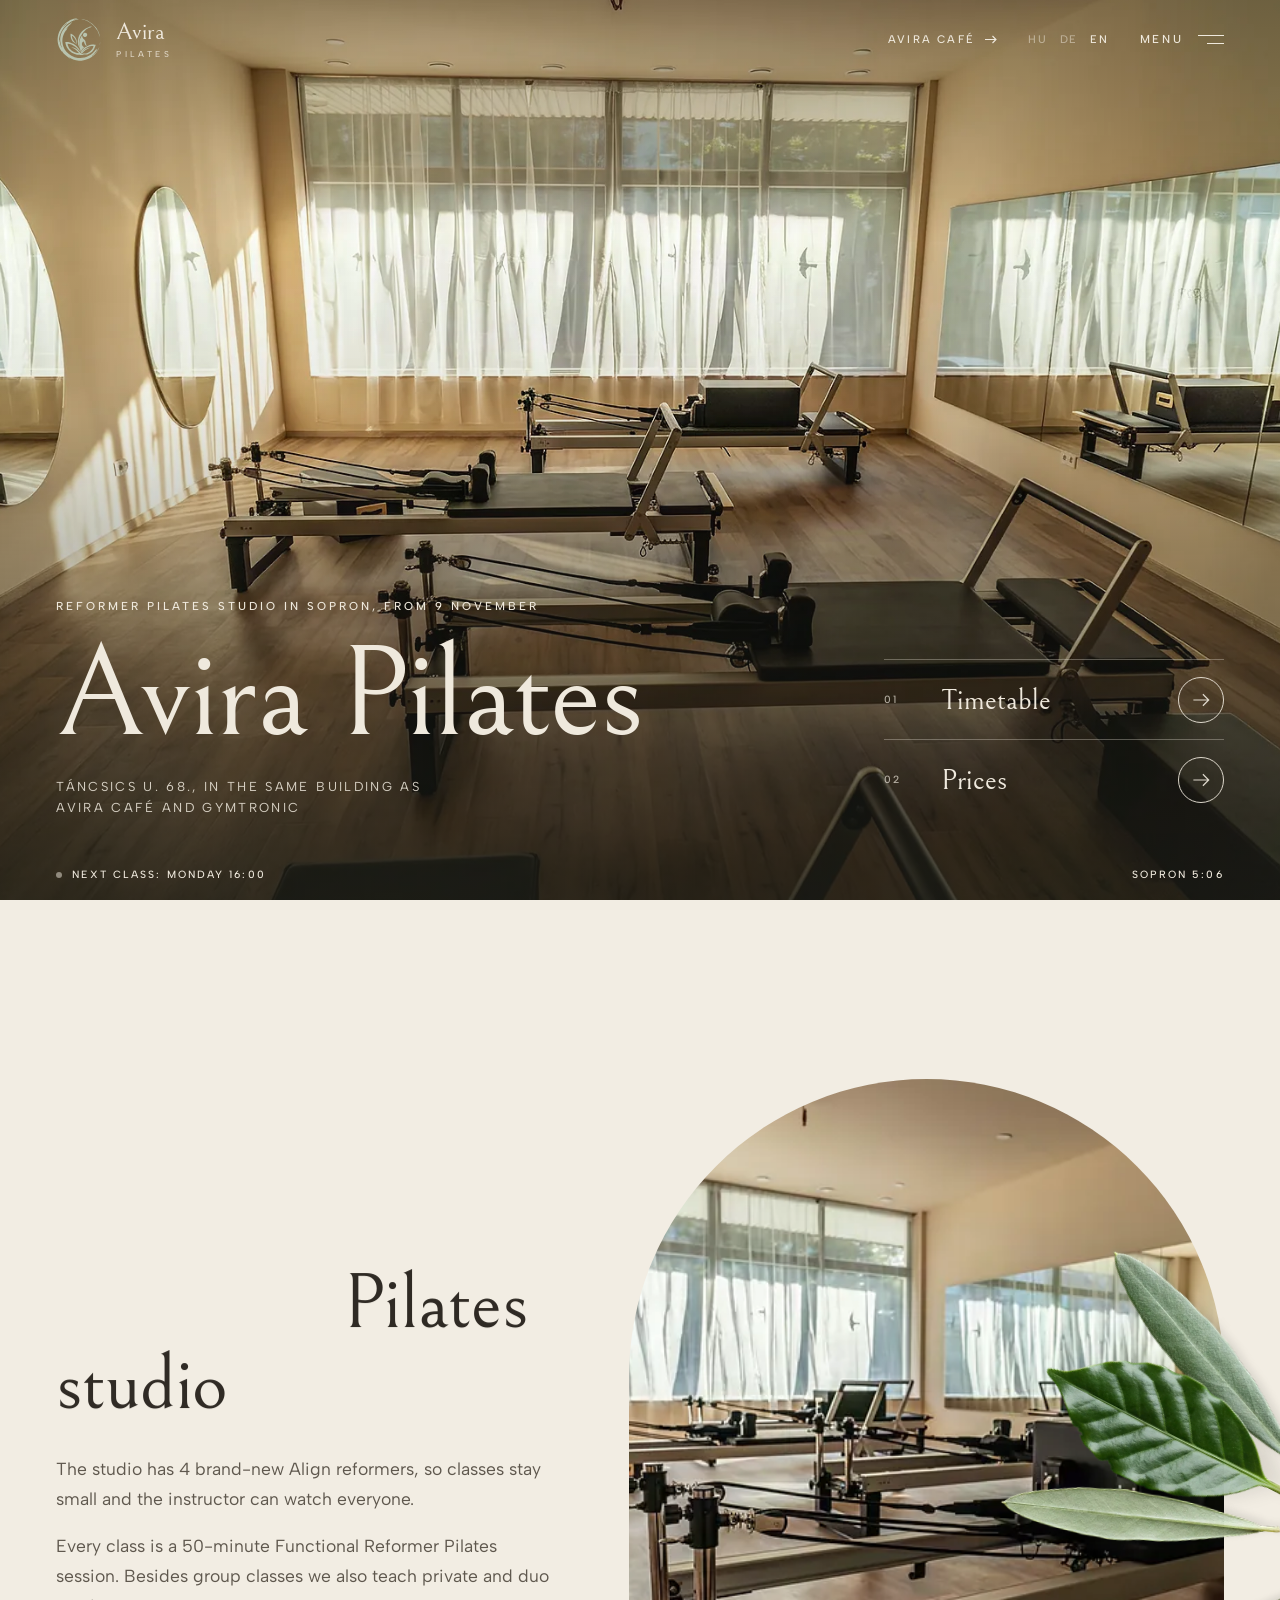
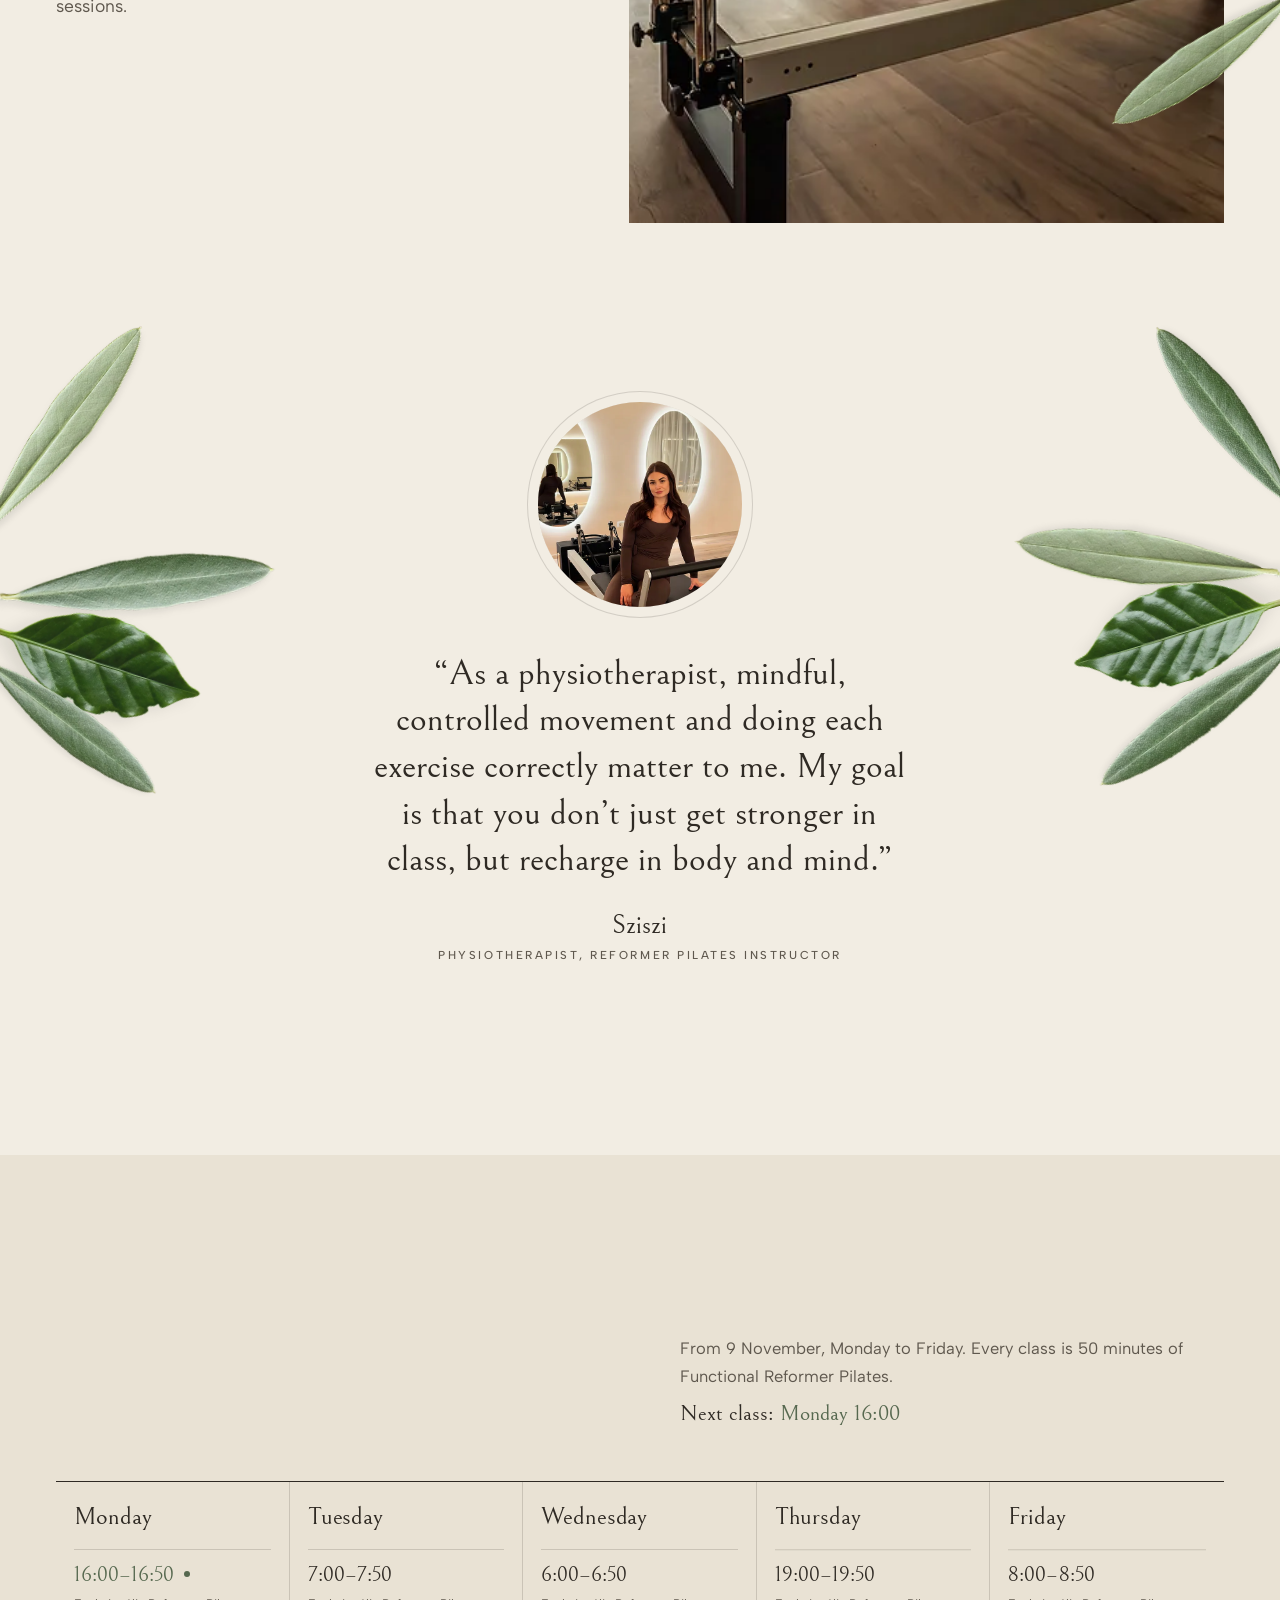
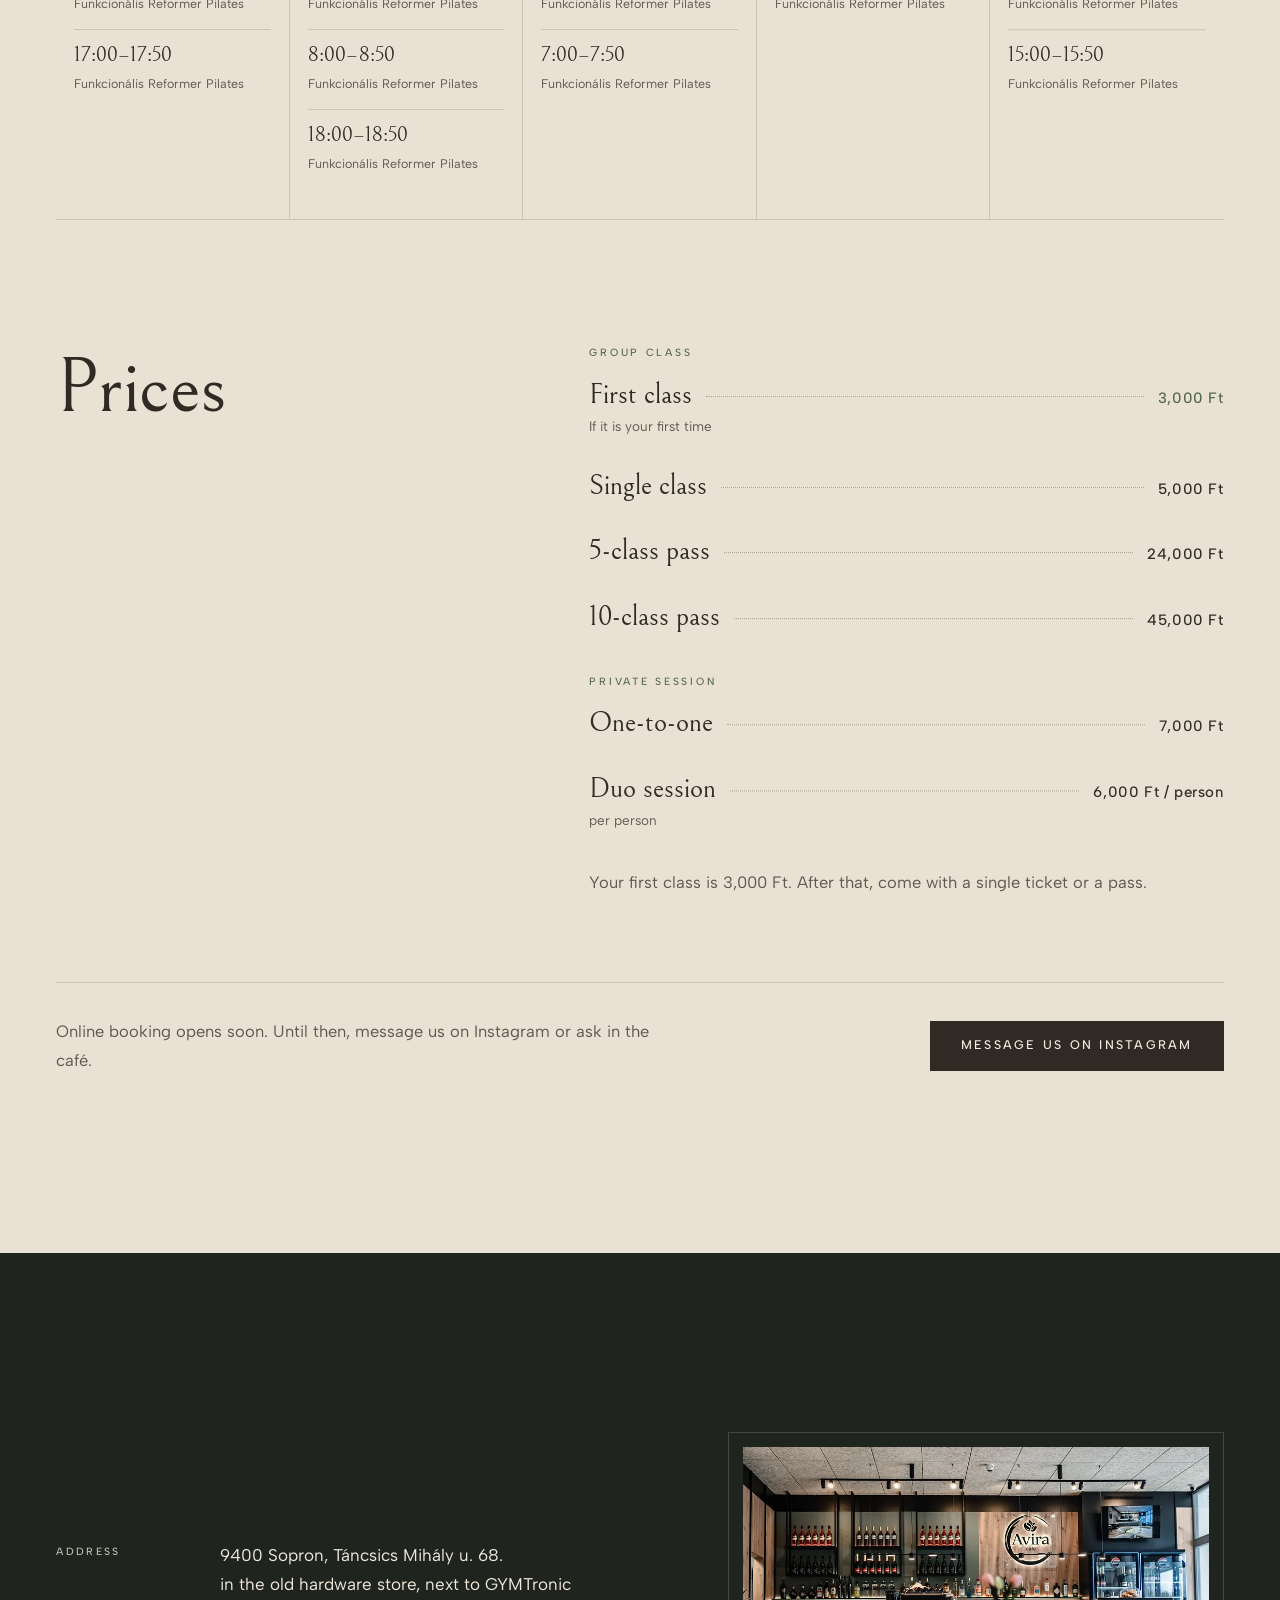
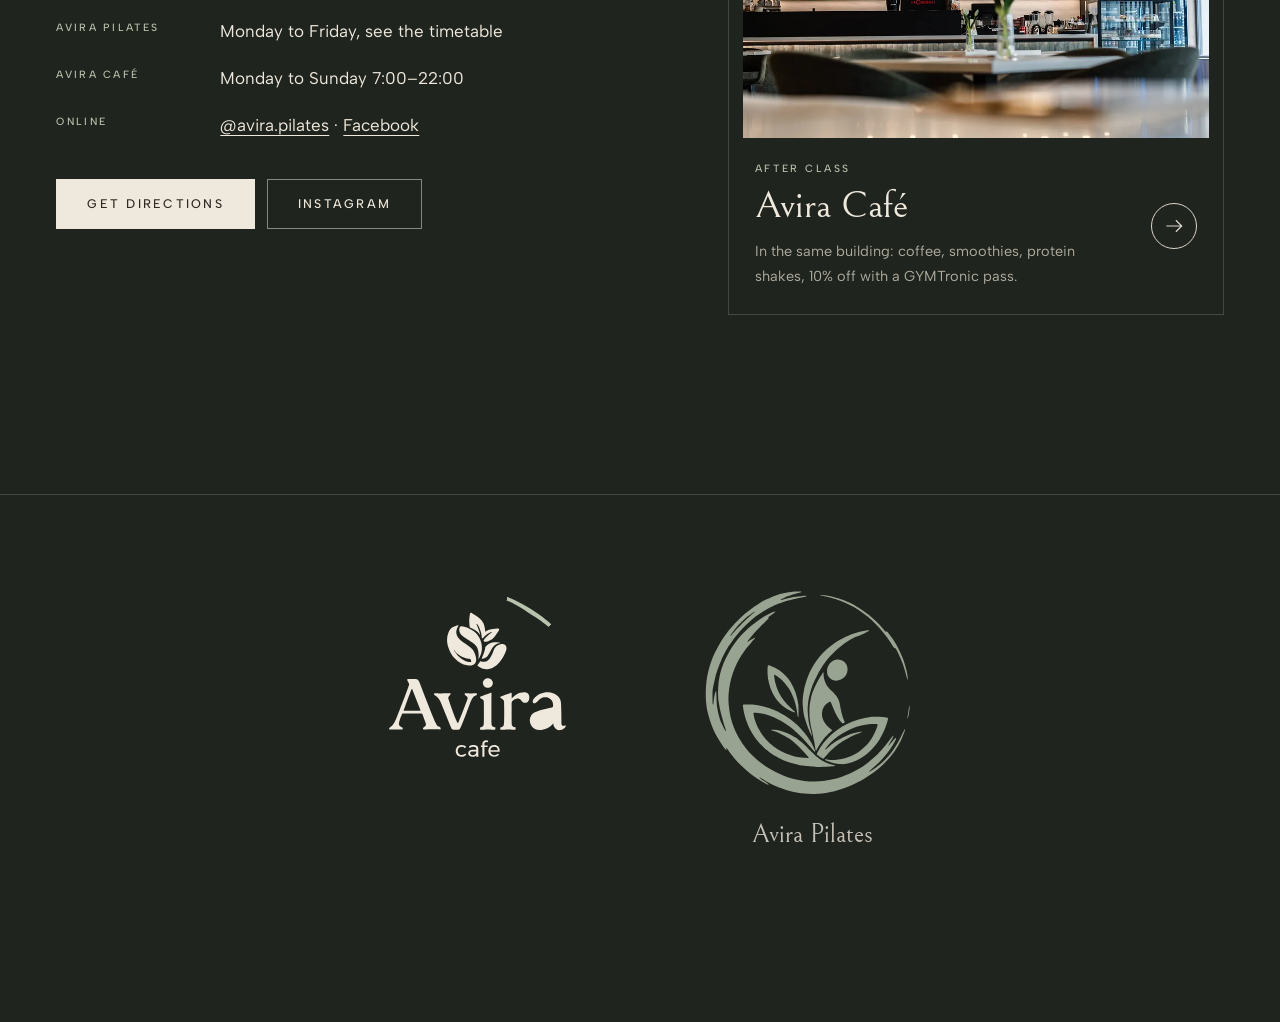
<file: site/pilates.html>
<!doctype html>
<html lang="hu" class="no-js" data-page="pil">
<head>
<meta charset="utf-8">
<meta name="viewport" content="width=device-width, initial-scale=1, viewport-fit=cover">
<title>Avira Pilates · Reformer pilates stúdió Sopronban</title>
<meta name="description" content="Avira Pilates: reformer pilates stúdió Sopronban, a Táncsics u. 68. alatt, egy épületben az Avira Caféval. Négy Align reformer gép, órák november 9-től, oktató: Sziszi gyógytornász. Órarend és árak.">
<meta name="robots" content="noindex">
<meta name="theme-color" content="#f2ede3">
<meta property="og:title" content="Avira Pilates, Sopron">
<meta property="og:description" content="Reformer pilates stúdió a Táncsics u. 68. alatt, november 9-től.">
<meta property="og:image" content="img/pil-ablak-1600.webp?v=3">
<link rel="icon" href="data:image/svg+xml,%3Csvg xmlns='http://www.w3.org/2000/svg' viewBox='0 0 40 40'%3E%3Crect width='40' height='40' rx='8' fill='%23f2ede3'/%3E%3Ccircle cx='20' cy='20' r='13' fill='none' stroke='%2363755e' stroke-width='2.4' stroke-dasharray='70 12' transform='rotate(-60 20 20)'/%3E%3Cpath fill='%2345332b' d='M17 13c3 2 4 6 2 10-3-2-4-6-2-10zm4 2c3 0 5 3 5 6-3 0-5-3-5-6z'/%3E%3C/svg%3E">
<link rel="preload" href="fonts/bellefair-latin-400-normal.woff2" as="font" type="font/woff2" crossorigin>
<link rel="preload" href="fonts/albert-sans-latin-400-normal.woff2" as="font" type="font/woff2" crossorigin>
<link rel="preload" as="image" href="img/pil-ablak-1600.webp?v=3" imagesrcset="img/pil-ablak-1000.webp?v=3 1000w, img/pil-ablak-1600.webp?v=3 1600w, img/pil-ablak-2400.webp?v=3 2400w" imagesizes="100vw">
<link rel="stylesheet" href="css/style.css?v=3">
<script>
  (function () {
    var h = document.documentElement; h.className = h.className.replace('no-js', 'js');
    var ss = function (k, v) { try { if (v === undefined) return sessionStorage.getItem(k); if (v === null) sessionStorage.removeItem(k); else sessionStorage.setItem(k, v); } catch (e) {} return null; };
    var rm = matchMedia('(prefers-reduced-motion: reduce)').matches, sd = navigator.connection && navigator.connection.saveData;
    var pt = ss('avira-pt'); ss('avira-pt', null);
    if (pt && !rm) { h.classList.add('pt-in'); h.setAttribute('data-from', pt); setTimeout(function () { if (!h.classList.contains('pt-run')) h.classList.remove('pt-in'); }, 3000); }
    if (h.getAttribute('data-page') === 'cafe' && !pt && !ss('avira-intro') && !location.hash && !rm && !sd && location.search.indexOf('nointro') < 0 && (window.scrollY || 0) < 40) {
      h.classList.add('intro-on');
      setTimeout(function () { if (!h.classList.contains('intro-run')) h.classList.remove('intro-on'); }, 3000);
    }
  })();
</script>
</head>
<body>
<a class="skip" href="#studio" data-i18n="skip">Ugrás a tartalomhoz</a>
<svg width="0" height="0" style="position:absolute" aria-hidden="true"><symbol id="lg-ring" viewBox="0 0 253.9 266.4"><path d="M 235.4,56.2 C 234.1,54.5 231.0,52.9 230.0,51.2 C 217.9,32.2 169.7,3.2 151.9,6.1 C 147.0,6.9 145.7,7.4 150.6,8.4 C 170.0,12.5 176.3,14.6 198.6,29.9 C 218.9,42.4 225.9,51.2 233.6,58.1 C 238.1,62.1 236.7,58.1 235.4,56.2 Z M 56.3,68.1 L 58.5,65.8 C 58.9,65.2 59.3,64.6 59.6,64.0 C 60.0,63.4 60.3,62.9 60.7,62.4 C 65.0,57.6 61.8,58.2 58.0,60.4 C 56.6,61.2 55.6,63.1 54.3,63.9 C 49.6,66.7 49.4,66.0 52.0,61.4 C 55.3,55.5 61.2,51.0 65.1,47.5 C 72.3,41.8 78.3,36.9 82.1,32.2 C 85.4,28.1 86.1,27.1 80.4,29.7 C 65.7,36.5 50.0,50.0 42.5,59.1 C 37.5,65.3 32.3,73.2 28.3,81.3 C 25.5,87.1 18.9,101.7 18.0,108.5 L 17.2,110.2 L 16.9,112.9 L 15.8,115.0 L 14.8,126.4 C 14.8,131.4 15.7,134.7 15.9,140.4 C 16.4,161.2 21.4,168.2 23.2,179.8 C 20.4,177.7 21.8,179.7 19.9,176.4 C 18.7,174.2 15.7,159.9 15.5,158.4 C 15.2,155.9 15.3,154.8 15.1,152.6 C 14.4,149.7 12.9,143.9 13.3,138.6 C 13.7,133.0 11.6,132.9 11.1,135.7 C 10.9,137.4 11.1,139.8 10.8,143.0 C 10.7,144.9 9.1,148.1 8.8,141.9 C 8.6,138.5 9.0,135.1 9.2,131.8 C 9.6,124.3 16.8,99.2 19.3,92.6 C 24.3,79.3 24.5,78.9 29.4,69.5 C 30.8,61.2 74.9,21.7 102.0,15.9 C 108.2,14.1 119.6,12.7 127.2,11.4 C 127.6,11.4 133.4,9.7 127.0,9.9 C 116.7,10.3 109.3,12.6 100.4,13.5 C 96.5,13.9 99.0,13.3 99.7,12.9 C 105.5,10.2 117.9,7.7 122.1,6.2 C 124.4,5.5 123.0,5.1 121.1,4.5 C 111.6,1.7 88.3,11.0 81.6,13.7 C 69.0,18.9 57.9,26.0 48.8,33.4 C 37.9,42.2 32.0,48.0 23.8,60.8 C 6.2,88.2 -8.6,152.8 20.4,197.7 C 75.7,283.4 193.4,285.7 249.9,193.7 C 250.1,192.8 249.2,192.1 248.0,193.9 C 241.9,202.3 239.1,204.1 235.0,209.1 C 230.9,212.8 232.7,212.6 230.3,214.1 C 222.7,218.7 226.8,215.1 229.3,212.6 C 232.2,209.9 238.7,200.2 240.1,196.4 C 241.4,193.0 241.2,192.4 238.2,195.0 C 233.9,198.7 227.7,206.8 225.1,209.7 C 221.1,214.1 217.3,217.9 212.8,221.5 C 208.8,224.8 209.6,223.1 211.4,221.5 C 215.8,217.3 219.5,213.7 223.9,208.5 C 225.9,206.2 228.3,201.8 231.4,198.0 C 234.2,194.6 235.2,189.9 227.0,199.9 C 221.3,206.9 218.0,210.3 212.1,215.9 C 205.4,222.5 190.6,232.7 179.1,236.4 C 165.0,241.0 148.7,244.3 132.3,243.4 C 116.0,242.4 104.0,241.4 89.2,232.6 C 61.9,217.7 47.6,204.3 37.7,177.2 C 32.4,164.1 28.4,147.1 31.5,131.5 C 33.0,124.2 34.5,116.0 35.7,109.2 C 38.2,95.1 48.3,74.2 56.3,68.1"/></symbol><symbol id="lg-bean" viewBox="0 0 253.9 266.4"><path d="M 114.3,70.7 C 114.5,70.7 114.4,70.7 114.4,70.9 C 114.6,70.9 114.5,70.8 114.5,71.0 C 114.8,71.0 114.7,71.0 114.7,71.2 C 114.9,71.2 114.9,71.1 114.8,71.3 C 115.0,71.3 115.0,71.3 115.0,71.5 C 115.2,71.4 115.2,71.4 115.1,71.6 C 115.4,71.6 115.3,71.5 115.3,71.7 L 115.6,72.0 L 115.8,72.2 L 116.0,72.2 C 116.2,72.2 116.2,72.2 116.2,72.4 C 117.3,73.3 118.3,74.2 119.8,75.0 C 122.4,76.5 126.0,77.8 129.0,78.2 C 130.3,78.3 130.7,78.3 131.1,79.2 C 131.3,79.6 131.4,80.0 131.5,80.4 C 131.7,81.2 131.6,81.5 131.5,81.5 C 131.5,81.5 131.5,81.6 131.5,81.6 C 130.1,82.1 126.9,81.2 125.6,80.8 C 122.7,79.7 121.1,78.5 119.1,76.8 C 116.7,74.8 116.1,73.7 114.3,71.3 L 114.2,71.1 C 113.7,70.7 113.5,70.3 113.2,69.7 C 112.8,68.9 112.3,68.4 112.5,68.2 C 113.0,69.1 114.1,70.0 114.3,70.7 Z M 117.8,41.1 C 115.6,41.0 111.7,42.9 110.5,43.7 C 108.6,45.1 107.5,46.7 106.4,49.5 C 104.2,55.3 104.6,60.4 106.6,66.2 C 107.4,68.7 108.5,70.9 109.8,73.0 C 111.8,76.1 112.2,76.2 114.2,78.5 C 117.6,82.2 121.6,84.5 127.0,85.4 C 141.8,87.9 137.2,73.0 132.9,67.7 C 130.5,64.9 126.3,62.1 123.1,60.1 C 122.6,59.8 122.1,59.4 121.6,59.1 C 119.3,57.6 116.9,55.1 115.9,52.5 C 113.9,47.4 116.0,44.5 117.8,41.1 M 139.5,78.5 L 139.9,78.0 C 140.1,77.8 140.2,77.7 140.4,77.4 C 140.6,77.0 140.8,76.6 141.0,76.2 C 144.5,69.6 144.0,62.2 140.9,55.6 C 140.1,54.0 137.9,51.0 136.7,49.8 C 133.0,46.0 125.5,42.3 120.8,42.2 C 118.8,42.1 118.3,45.1 118.4,46.7 C 118.7,52.1 125.0,55.0 128.1,57.1 C 131.8,59.6 136.5,61.4 138.6,66.7 C 139.3,68.4 139.6,70.4 139.7,72.3 C 139.9,73.8 139.9,75.7 139.6,77.2 C 139.5,77.7 139.3,78.1 139.5,78.5 M 129.4,36.1 C 129.4,38.8 129.6,41.0 130.1,43.6 C 133.5,44.8 137.2,46.8 139.3,49.2 C 140.2,50.3 140.6,51.0 141.4,52.1 C 141.3,49.2 139.1,44.1 137.9,41.2 C 137.2,39.7 137.5,39.9 137.5,39.8 L 137.6,39.5 C 139.2,40.2 141.1,45.2 141.7,46.9 C 142.8,50.1 142.8,50.5 143.2,53.7 C 143.3,54.8 143.4,55.4 144.5,55.4 C 145.2,55.2 146.0,53.0 148.7,51.3 C 149.6,50.7 153.0,48.6 154.4,48.6 C 154.1,49.7 152.6,50.2 151.0,51.5 C 149.5,52.7 144.8,57.0 145.3,58.6 C 145.8,60.1 149.2,59.2 150.3,58.8 C 151.8,58.2 153.3,57.4 154.6,56.6 C 157.1,54.8 158.7,52.1 160.4,49.5 C 162.1,47.0 164.0,44.6 160.4,44.7 C 157.8,44.7 152.8,45.5 150.4,46.5 C 149.4,47.0 148.0,47.8 147.5,48.5 C 147.2,48.2 147.2,47.7 147.1,47.3 L 146.5,43.5 C 146.2,41.9 145.7,40.3 145.1,39.0 C 142.8,34.3 139.4,32.6 136.1,30.2 L 132.5,27.9 C 130.2,26.5 130.2,28.6 129.9,30.5 C 129.6,32.3 129.4,34.1 129.4,36.1 M 138.6,85.8 C 141.3,87.8 144.9,90.0 149.8,89.7 C 153.3,89.5 155.5,88.2 158.0,86.5 C 160.5,84.7 161.6,83.3 163.7,80.8 C 164.8,79.4 165.7,78.0 166.7,76.4 C 176.2,61.1 165.9,59.8 160.5,63.5 C 156.8,66.0 156.9,68.2 154.8,72.9 C 154.0,74.7 153.4,75.7 152.4,77.2 C 152.2,77.5 152.2,77.5 152.0,77.8 C 151.4,78.5 150.8,79.1 150.1,79.7 C 148.6,81.1 146.6,81.7 144.4,81.4 C 141.1,80.9 142.4,79.6 139.9,83.3 C 139.4,84.0 138.5,84.8 138.6,85.8 M 143.2,78.2 C 146.1,78.3 148.6,76.7 149.7,75.2 C 151.5,72.5 151.5,72.1 153.1,69.3 C 155.3,65.4 157.5,61.5 162.4,60.9 C 162.5,60.9 162.9,60.9 163.0,60.9 L 163.6,60.7 C 163.2,60.1 163.0,60.3 161.7,60.1 C 159.3,59.8 157.3,59.7 154.9,60.3 C 152.4,60.9 150.0,62.4 148.5,63.8 C 147.0,65.1 147.4,64.8 146.9,67.1 C 146.7,68.4 146.2,69.7 145.9,71.0 C 145.2,73.0 143.2,77.5 143.2,78.2"/></symbol><symbol id="lg-l" viewBox="0 0 253.9 266.4"><path d="M 41.1,155.9 C 41.1,156.1 41.2,156.2 41.2,156.3 C 41.8,156.3 42.5,156.2 43.3,156.2 C 44.2,156.2 45.2,156.1 46.4,156.1 C 49.7,156.0 52.6,156.3 55.8,156.3 C 55.9,156.1 55.9,155.9 56.0,155.5 C 56.0,155.1 55.9,154.4 55.7,154.0 C 54.0,153.7 51.8,152.1 51.9,150.7 C 51.8,150.3 51.8,149.8 51.8,149.3 C 51.9,148.8 52.1,147.9 52.4,146.8 C 52.7,145.7 53.2,144.5 53.6,143.1 C 54.2,141.4 54.8,140.1 55.2,139.0 C 55.3,138.6 56.3,138.5 56.7,138.5 L 76.9,138.5 C 77.0,138.5 77.1,138.6 77.3,138.7 C 77.5,138.8 77.6,139.0 77.7,139.1 C 78.9,142.3 80.0,145.3 80.7,147.5 C 81.2,149.1 81.9,149.9 81.4,151.7 C 81.1,152.5 80.6,152.7 80.1,153.1 C 79.6,153.5 79.1,153.7 78.9,154.1 C 77.9,155.4 78.4,155.9 79.2,156.1 C 80.0,156.3 81.1,156.1 82.2,156.1 C 83.2,156.1 84.4,156.0 85.6,156.0 C 86.7,156.0 87.9,156.0 89.0,156.0 C 90.3,156.0 91.7,156.0 93.1,156.0 C 95.1,156.1 95.3,156.0 97.1,156.1 C 98.1,156.2 98.0,155.4 97.8,154.6 C 97.7,153.9 96.6,153.3 95.7,153.0 C 94.5,152.7 93.8,151.6 93.8,151.6 C 93.2,151.1 93.1,150.3 92.6,149.4 C 92.1,148.5 91.5,147.3 90.9,145.9 C 85.2,132.4 80.2,119.2 75.0,105.5 C 73.7,101.8 72.8,100.6 71.2,100.6 C 70.4,100.6 69.7,100.6 69.2,100.5 C 68.8,100.5 64.1,100.5 62.3,100.5 C 58.4,100.5 63.9,104.8 63.0,107.1 C 62.6,108.0 62.5,108.2 61.9,110.0 C 59.3,117.2 56.6,124.4 53.8,131.5 C 52.8,134.1 51.9,136.6 50.9,138.9 C 50.0,141.3 49.2,143.4 48.4,145.2 C 46.4,150.0 44.5,152.0 43.1,153.0 C 42.0,153.7 41.3,154.2 41.0,155.1 C 41.0,155.4 41.0,155.6 41.1,155.9 Z M 66.4,111.5 L 75.5,134.6 C 75.6,134.8 75.6,135.0 75.5,135.2 C 75.4,135.4 75.3,135.5 75.2,135.5 C 74.8,135.5 74.2,135.5 73.4,135.5 C 68.7,135.6 64.0,135.6 59.3,135.5 C 58.5,135.5 57.9,135.5 57.5,135.5 C 57.4,135.4 57.3,135.3 57.2,135.2 C 57.2,135.1 57.1,134.9 57.1,134.7 C 57.5,133.6 58.0,132.2 58.6,130.7 C 60.4,125.7 62.3,120.7 64.2,115.6 C 64.7,114.1 65.3,112.9 65.7,111.8 C 65.8,111.6 66.0,111.5 66.2,111.5 C 66.3,111.5 66.4,111.5 66.4,111.5 M 91.4,118.4 C 94.1,119.9 96.8,123.1 98.4,127.1 L 108.6,152.4 C 108.9,153.1 109.2,153.5 109.4,154.2 C 109.6,154.7 110.1,155.7 111.1,156.1 C 111.7,156.3 112.2,156.4 112.8,156.4 C 113.3,156.5 113.9,156.4 114.4,156.4 C 114.9,156.5 115.4,156.5 115.9,156.4 C 116.5,156.4 117.9,156.4 118.5,156.2 C 120.2,155.5 129.1,130.3 130.3,127.1 C 131.3,124.6 132.5,121.9 134.0,120.3 C 135.0,119.2 136.2,119.0 137.2,118.4 C 138.4,117.7 138.3,116.5 137.0,116.2 C 135.7,116.2 130.9,116.5 126.7,116.3 C 126.1,116.3 125.7,116.2 125.1,116.3 C 123.7,116.5 124.2,117.7 125.1,118.3 C 127.0,119.4 128.1,120.6 127.5,122.5 C 125.7,128.1 119.7,142.9 117.4,148.5 C 117.2,148.8 116.9,149.4 116.7,149.1 C 114.8,146.7 110.0,132.5 108.6,128.8 C 108.0,127.1 107.5,125.6 107.0,124.2 C 106.6,122.9 106.6,123.0 106.4,122.4 C 105.8,120.5 106.9,119.8 108.2,118.2 C 108.9,117.3 109.7,116.5 108.3,116.3 C 107.1,116.0 104.3,116.2 102.1,116.3 C 97.8,116.5 92.8,116.2 91.5,116.2 C 90.2,116.5 90.1,117.7 91.4,118.4 M 158.2,153.8 C 157.6,153.7 157.1,153.6 156.7,153.5 C 155.7,153.3 154.8,152.8 154.4,151.8 C 154.1,151.3 154.0,150.6 154.0,149.7 C 153.9,148.2 153.9,146.6 153.9,144.8 C 153.9,142.9 153.9,141.0 153.9,139.1 C 153.9,137.2 153.9,135.3 153.9,133.5 C 153.9,131.5 153.9,129.5 153.9,127.4 C 153.9,125.3 153.9,123.4 153.9,121.5 C 154.0,120.1 154.0,118.4 154.0,117.0 C 154.0,115.3 153.5,115.7 152.2,116.1 C 150.4,116.6 141.7,119.6 141.6,120.0 C 141.5,120.3 141.5,120.6 141.4,120.9 C 141.4,122.0 142.6,122.1 143.3,122.4 C 144.0,122.8 144.5,123.4 145.0,124.0 C 145.2,124.3 145.4,124.6 145.5,125.0 C 145.5,125.4 145.6,125.7 145.5,126.0 C 145.5,127.0 145.6,128.3 145.6,129.9 C 145.6,131.5 145.6,133.3 145.6,135.2 C 145.6,136.6 145.6,138.0 145.6,139.4 C 145.6,140.8 145.6,142.1 145.6,143.4 C 145.6,144.7 145.6,145.9 145.6,146.9 C 145.5,148.0 145.5,148.8 145.5,149.4 C 145.4,150.5 145.3,151.3 145.1,151.8 C 144.5,153.3 143.0,153.6 141.6,153.8 C 141.5,154.0 141.5,154.2 141.4,154.7 C 141.4,155.1 141.4,155.5 141.4,155.9 C 141.5,156.3 141.5,156.5 141.6,156.6 C 142.1,156.6 142.7,156.6 143.5,156.5 C 144.4,156.5 145.3,156.5 146.3,156.4 C 147.3,156.4 148.4,156.3 149.6,156.3 C 151.6,156.4 153.3,156.4 154.7,156.5 C 156.0,156.6 157.1,156.6 157.8,156.6 C 158.0,156.5 158.0,156.3 158.1,155.9 C 158.2,155.5 158.2,155.1 158.3,154.7 C 158.3,154.3 158.2,154.0 158.2,153.8 M 150.0,99.6 C 153.0,99.6 155.5,102.0 155.5,104.9 C 155.5,107.8 153.0,110.2 150.0,110.2 C 147.0,110.2 144.5,107.8 144.5,104.9 C 144.5,102.0 147.0,99.6 150.0,99.6 M 180.5,153.8 C 179.9,153.7 179.4,153.6 179.0,153.5 C 178.2,153.4 177.1,152.8 176.7,151.8 C 176.4,151.3 176.3,150.6 176.3,149.7 C 176.3,148.2 176.2,146.6 176.2,144.8 C 176.2,142.9 176.2,141.0 176.2,139.1 C 176.2,137.2 176.2,135.3 176.2,133.5 C 176.2,131.5 176.2,129.5 176.2,127.4 C 176.2,127.0 176.2,126.7 176.2,126.3 C 176.3,126.1 176.4,126.0 176.5,125.9 C 176.8,125.2 178.2,123.8 178.8,123.5 C 180.8,122.4 183.5,121.4 185.6,122.7 C 186.1,123.0 187.7,125.0 188.0,125.6 C 189.4,127.2 191.5,126.9 193.1,126.3 C 195.9,125.3 196.5,119.8 194.9,117.4 C 192.3,113.6 185.6,115.6 182.4,117.0 C 180.2,118.0 177.4,120.7 176.3,121.9 L 176.3,121.5 C 176.3,120.1 176.3,118.4 176.3,117.0 C 176.3,115.3 175.8,115.7 174.5,116.1 C 172.7,116.6 164.0,119.6 163.9,120.0 C 163.8,120.3 163.8,120.6 163.8,120.9 C 163.7,122.0 165.0,122.1 165.6,122.4 C 166.3,122.8 166.9,123.4 167.3,124.0 C 167.5,124.3 167.7,124.6 167.8,125.0 C 167.8,125.4 167.9,125.7 167.9,126.0 C 167.9,127.0 167.9,128.3 167.9,129.9 C 168.0,131.5 168.0,133.3 168.0,135.2 C 168.0,136.6 168.0,138.0 168.0,139.4 C 168.0,140.8 168.0,142.1 168.0,143.4 C 167.9,144.7 167.9,145.9 167.9,146.9 C 167.9,148.0 167.8,148.8 167.8,149.4 C 167.7,150.5 167.6,151.3 167.4,151.8 C 166.8,153.3 165.3,153.6 164.0,153.8 C 163.8,154.0 163.8,154.2 163.7,154.7 C 163.7,155.1 163.7,155.5 163.7,155.9 C 163.8,156.3 163.8,156.5 164.0,156.6 C 164.4,156.6 165.1,156.6 165.9,156.5 C 166.7,156.5 167.6,156.5 168.6,156.4 C 169.7,156.4 170.8,156.3 171.9,156.3 C 174.0,156.4 175.7,156.4 177.0,156.5 C 178.4,156.6 179.4,156.6 180.2,156.6 C 180.3,156.5 180.4,156.3 180.5,155.9 C 180.5,155.5 180.6,155.1 180.6,154.7 C 180.6,154.3 180.6,154.0 180.5,153.8 M 231.6,156.4 C 230.9,156.7 230.2,156.8 229.5,156.9 C 226.8,157.1 224.3,155.6 223.0,152.8 C 222.5,151.9 222.4,151.1 222.2,149.8 C 222.2,149.5 222.1,149.6 221.8,149.9 C 221.6,150.1 221.3,150.5 220.9,150.9 C 219.2,152.6 217.7,153.6 215.5,154.7 C 212.7,156.0 209.7,156.7 207.0,156.7 C 203.1,156.6 200.2,154.9 198.4,152.5 C 196.3,149.7 195.7,145.9 196.9,142.6 C 197.5,141.0 198.5,139.5 199.9,138.3 C 201.1,137.4 203.5,136.4 206.2,135.5 C 212.4,133.5 220.4,132.0 221.2,131.7 C 221.4,131.6 221.9,131.3 221.9,130.9 C 222.4,126.3 220.8,122.9 217.3,121.3 C 216.1,120.8 214.6,120.7 213.0,120.7 C 211.4,120.7 209.7,121.3 208.4,122.1 C 206.2,123.4 204.5,126.2 202.1,127.1 C 200.9,127.5 199.5,127.4 199.5,125.4 C 199.5,121.9 204.9,118.2 207.8,116.8 C 211.1,115.2 215.2,114.7 219.1,115.3 C 224.2,116.2 228.8,119.1 230.3,124.5 C 230.6,125.7 230.8,127.0 230.8,128.2 C 231.1,136.1 231.2,142.8 231.2,149.2 C 231.2,150.8 232.1,152.8 234.0,152.1 C 238.2,150.6 235.0,154.6 232.8,155.8 C 232.5,156.0 232.0,156.2 231.6,156.4 Z M 221.8,134.6 C 221.8,135.9 221.7,140.8 221.7,142.1 C 221.7,145.2 218.8,148.0 216.7,149.1 C 214.1,150.4 210.7,151.0 208.2,149.2 C 206.2,147.8 205.8,144.8 206.6,142.3 C 207.7,138.7 211.5,137.8 214.8,136.4 C 218.1,135.1 221.8,134.2 221.8,134.6"/></symbol><symbol id="lg-sub" viewBox="0 0 253.9 266.4"><path d="M 124.7,176.8 C 123.7,175.8 122.5,175.3 121.1,175.3 C 120.2,175.3 119.5,175.5 118.8,175.9 C 118.2,176.3 117.7,176.8 117.3,177.5 C 116.9,178.2 116.7,179.0 116.7,179.8 C 116.7,180.7 116.9,181.5 117.3,182.2 C 117.6,182.9 118.1,183.4 118.8,183.8 C 119.4,184.2 120.2,184.4 121.0,184.4 C 121.8,184.4 122.5,184.2 123.2,183.9 C 123.9,183.7 124.4,183.3 124.9,182.7 L 126.2,184.1 C 125.6,184.8 124.8,185.4 123.9,185.7 C 123.0,186.1 122.0,186.3 120.9,186.3 C 119.6,186.3 118.5,186.0 117.5,185.5 C 116.6,185.0 115.8,184.2 115.3,183.2 C 114.7,182.2 114.5,181.1 114.5,179.8 C 114.5,178.6 114.7,177.5 115.3,176.5 C 115.8,175.5 116.6,174.7 117.5,174.2 C 118.5,173.6 119.6,173.3 120.9,173.3 C 122.0,173.3 122.9,173.5 123.8,173.8 C 124.7,174.2 125.4,174.6 126.0,175.3 Z M 137.2,186.2 L 137.2,184.5 C 136.3,185.7 134.8,186.3 132.7,186.3 C 131.8,186.3 131.1,186.2 130.4,185.8 C 129.7,185.5 129.2,185.0 128.8,184.4 C 128.5,183.8 128.3,183.2 128.3,182.4 C 128.3,181.3 128.7,180.3 129.6,179.7 C 130.4,179.0 131.6,178.7 133.1,178.6 L 137.2,178.6 L 137.2,178.0 C 137.2,177.1 136.9,176.4 136.4,175.9 C 135.8,175.4 135.0,175.2 133.9,175.2 C 132.6,175.2 131.3,175.7 130.0,176.6 L 129.0,175.0 C 129.9,174.4 130.8,174.0 131.6,173.7 C 132.4,173.5 133.3,173.3 134.4,173.3 C 136.0,173.3 137.2,173.7 138.1,174.5 C 139.0,175.3 139.4,176.4 139.4,177.8 L 139.5,186.2 Z M 133.2,184.5 C 134.2,184.5 135.1,184.2 135.9,183.7 C 136.6,183.2 137.1,182.5 137.2,181.7 L 137.2,180.4 L 133.4,180.4 C 132.4,180.4 131.7,180.5 131.2,180.9 C 130.7,181.2 130.4,181.7 130.4,182.3 C 130.4,183.0 130.7,183.5 131.2,183.9 C 131.7,184.3 132.4,184.5 133.2,184.5 Z M 148.2,170.1 C 147.7,170.1 147.2,170.3 146.8,170.6 C 146.4,171.0 146.2,171.5 146.2,172.2 L 146.2,173.8 L 149.7,173.8 L 149.7,175.6 L 146.2,175.6 L 146.2,186.2 L 143.9,186.2 L 143.9,175.6 L 142.3,175.6 L 142.3,173.8 L 143.9,173.8 L 143.9,172.5 C 143.9,171.5 144.1,170.7 144.5,170.1 C 144.9,169.4 145.5,168.9 146.1,168.6 C 146.7,168.2 147.5,168.1 148.2,168.1 C 148.9,168.1 149.7,168.3 150.4,168.7 L 149.9,170.5 C 149.3,170.2 148.8,170.1 148.2,170.1 Z M 157.0,173.3 C 159.0,173.3 160.5,173.9 161.5,175.1 C 162.5,176.3 163.0,177.9 163.0,180.0 C 163.0,180.3 163.0,180.5 163.0,180.7 L 152.8,180.7 C 153.0,181.9 153.5,182.8 154.3,183.5 C 155.1,184.1 156.0,184.5 157.2,184.5 C 157.9,184.5 158.7,184.3 159.3,184.1 C 160.0,183.8 160.5,183.4 161.0,182.9 L 162.3,184.2 C 161.6,184.9 160.9,185.4 160.0,185.8 C 159.1,186.1 158.1,186.3 157.0,186.3 C 155.7,186.3 154.6,186.0 153.6,185.5 C 152.7,185.0 151.9,184.2 151.4,183.2 C 150.8,182.2 150.5,181.1 150.5,179.8 C 150.5,178.6 150.8,177.5 151.4,176.5 C 151.9,175.5 152.7,174.7 153.6,174.2 C 154.6,173.6 155.7,173.3 157.0,173.3 Z M 161.0,179.0 C 160.9,177.8 160.5,176.9 159.8,176.2 C 159.1,175.5 158.2,175.2 157.0,175.2 C 155.9,175.2 154.9,175.5 154.2,176.2 C 153.4,176.9 153.0,177.8 152.8,179.0 Z M 161.0,179.0"/></symbol><symbol id="lg" viewBox="0 0 253.9 266.4"><use href="#lg-ring" style="fill:var(--lr,#63755e)"/><use href="#lg-bean" style="fill:var(--li,#45332b)"/><use href="#lg-l" style="fill:var(--li,#45332b)"/><use href="#lg-sub" style="fill:var(--li,#45332b)"/></symbol><symbol id="lgp" viewBox="0 0 1640 1590"><path style="fill:var(--lp,currentColor)" fill-rule="evenodd" d="M784.2 1518.0C713.9 1513.8 651.2 1500.1 584.5 1474.5C555.2 1463.2 498.9 1436.8 484.5 1427.5C469.4 1417.8 447.8 1405.0 441.0 1401.7C436.9 1399.7 434.6 1398.8 436.0 1399.7C437.4 1400.7 441.0 1403.7 444.0 1406.5C451.3 1413.3 456.6 1417.3 468.5 1425.5C498.9 1446.4 507.9 1454.0 502.1 1454.0C500.1 1454.0 471.1 1439.6 460.9 1433.5C402.2 1398.3 355.8 1362.9 309.4 1317.7C272.9 1282.2 248.0 1253.5 222.9 1218.0C210.8 1200.8 200.8 1188.9 199.5 1190.2C199.2 1190.5 199.8 1192.7 200.8 1195.1C205.9 1206.9 203.8 1209.5 195.9 1201.2C182.1 1186.7 146.0 1131.5 125.5 1093.4C106.1 1057.4 83.4 995.5 70.2 942.5C52.7 872.4 50.5 773.6 64.5 686.7C71.5 643.4 87.7 587.3 106.2 542.5C116.1 518.5 142.7 466.8 156.9 443.6C159.0 440.3 163.2 433.4 166.2 428.5C178.7 408.2 197.9 380.5 214.7 358.6C221.3 350.0 234.0 334.8 242.9 325.1C247.6 320.0 253.4 313.4 255.8 310.6C264.5 300.3 306.8 258.4 318.9 248.1C325.8 242.3 333.7 235.5 336.4 233.0C344.1 226.2 368.9 206.5 380.9 197.8C390.4 190.8 400.1 184.2 425.0 167.7C445.0 154.4 476.5 136.9 493.5 129.5C499.0 127.1 507.3 123.4 512.0 121.2C572.2 93.2 647.8 76.0 710.8 76.0C724.6 76.0 733.9 76.4 735.7 77.1L738.5 78.2 L734.0 80.2C729.4 82.2 708.8 87.6 694.7 90.5C685.0 92.5 648.4 104.9 637.0 110.0C632.3 112.1 624.4 115.6 619.3 117.9C607.0 123.3 590.7 131.8 589.8 133.3C586.9 137.8 590.0 137.3 619.5 128.4C657.9 116.9 701.0 109.6 745.8 106.9C769.6 105.5 777.6 106.6 771.7 110.5C769.3 112.0 764.4 113.1 739.0 117.5C711.9 122.2 693.4 126.3 672.0 132.4C665.1 134.3 654.8 137.1 649.0 138.5C599.5 150.9 535.1 177.1 488.5 203.7C475.9 211.0 473.7 212.3 449.0 228.5C440.5 234.1 431.5 239.8 429.0 241.3C417.2 248.2 378.5 280.5 352.0 305.5C330.7 325.6 325.9 330.4 306.4 351.1C293.4 364.9 263.3 401.4 255.7 412.5C253.5 415.8 245.1 427.7 237.0 439.0C219.2 464.0 215.1 470.0 211.6 476.5C210.2 479.2 207.1 484.4 204.8 488.0C199.5 496.4 174.6 545.3 168.5 559.5C157.6 584.8 154.3 592.7 145.3 616.5C130.4 655.8 128.8 661.7 114.6 726.5C103.7 776.5 103.5 778.3 103.5 826.0C103.5 864.8 104.2 877.5 106.5 880.7C107.8 882.4 107.9 882.4 108.8 880.0C109.3 878.6 110.3 871.6 110.9 864.5C113.1 840.5 116.0 821.4 119.4 808.9C124.4 790.9 126.2 786.5 128.5 786.5C130.3 786.5 130.5 787.3 130.7 796.5C131.6 836.2 134.7 889.2 137.0 903.0C140.8 925.8 141.8 930.8 146.9 951.8C153.8 980.3 159.7 997.7 167.8 1014.0C171.6 1021.4 175.2 1029.1 176.0 1031.0C176.7 1032.9 180.5 1041.2 184.5 1049.5C191.8 1064.7 195.9 1071.0 198.7 1071.0C201.2 1071.0 199.7 1065.1 190.0 1037.5C188.3 1032.5 185.1 1022.2 183.0 1014.5C180.9 1006.8 175.8 988.8 171.7 974.5C159.8 932.8 153.7 904.6 146.5 857.0C141.4 823.1 142.2 752.4 148.1 715.0C160.7 635.2 180.3 580.5 222.5 507.0C237.5 480.9 240.8 475.6 250.9 461.1C255.6 454.3 261.2 446.2 263.4 443.1C288.9 406.0 347.9 344.1 386.0 314.6C392.9 309.3 401.6 302.5 405.5 299.5C438.3 273.8 468.3 254.2 495.0 241.0C535.0 221.1 551.0 214.9 551.0 219.4C551.0 221.0 544.3 227.2 537.8 231.5C535.4 233.1 529.9 237.2 525.5 240.6C521.1 243.9 514.2 248.8 510.2 251.5C501.8 256.9 499.8 260.0 502.3 262.8C503.3 263.8 504.0 265.4 504.0 266.4C504.0 267.4 492.7 279.2 478.2 293.3C436.0 334.5 416.9 354.3 392.4 382.5C385.3 390.8 358.5 423.6 355.2 428.2C353.0 431.2 352.2 435.0 353.8 435.0C354.2 435.0 361.1 430.7 369.0 425.4C391.4 410.5 401.1 405.0 405.0 405.0C409.4 405.0 406.9 409.2 395.5 421.0C390.9 425.7 383.3 434.2 378.5 440.0C373.8 445.8 366.3 454.8 362.0 460.0C344.6 481.0 341.4 485.0 332.1 497.5C304.9 534.2 281.3 575.8 261.7 622.1C243.6 664.7 228.5 721.0 222.0 769.9C215.1 821.6 215.4 864.3 223.0 917.5C228.9 958.8 233.8 979.1 248.2 1023.0C268.5 1084.5 303.3 1146.6 348.4 1201.5C442.5 1316.2 599.4 1403.7 747.5 1423.9C784.9 1429.1 797.6 1430.0 829.9 1430.0C930.7 1430.0 1032.8 1403.5 1121.5 1354.3C1165.1 1330.2 1190.0 1313.7 1217.8 1290.6C1221.8 1287.2 1227.1 1282.9 1229.5 1281.0C1238.4 1273.7 1258.7 1256.2 1266.8 1248.7C1281.3 1235.4 1323.2 1189.6 1337.5 1171.4C1347.8 1158.3 1369.8 1129.9 1376.0 1121.5C1387.0 1106.7 1392.3 1101.0 1393.7 1102.3C1396.1 1104.8 1383.7 1130.1 1363.8 1163.0C1357.0 1174.3 1356.7 1175.0 1358.4 1175.0C1359.2 1175.0 1361.9 1172.4 1364.5 1169.2C1378.0 1152.2 1404.2 1122.5 1407.0 1121.0C1409.7 1119.6 1412.0 1119.8 1412.6 1121.5C1413.8 1124.6 1401.1 1151.6 1390.7 1168.0C1361.9 1213.4 1347.1 1232.6 1305.6 1278.3C1297.9 1286.8 1266.2 1316.4 1232.4 1346.8C1220.6 1357.3 1217.8 1361.0 1221.7 1361.0C1223.9 1361.0 1231.7 1356.5 1246.0 1347.0C1273.1 1329.1 1306.1 1301.9 1331.6 1276.5C1353.2 1255.0 1360.7 1246.1 1387.8 1210.4C1410.7 1180.1 1437.9 1132.5 1461.5 1081.5C1467.4 1068.8 1472.6 1057.9 1473.2 1057.2C1477.1 1052.5 1476.6 1061.6 1472.1 1075.5C1467.6 1089.2 1462.6 1101.7 1449.7 1131.0C1436.1 1161.9 1408.9 1207.3 1389.9 1230.9C1385.3 1236.6 1380.4 1242.7 1379.0 1244.4C1355.7 1273.9 1320.1 1310.7 1293.0 1333.1C1266.4 1355.2 1249.5 1367.7 1217.5 1389.1C1178.8 1415.1 1167.6 1421.6 1128.4 1441.0C1083.0 1463.5 1040.7 1479.7 984.5 1496.0C976.1 1498.5 936.8 1506.8 921.0 1509.6C900.6 1513.1 891.2 1514.2 858.5 1516.9C840.9 1518.4 800.7 1519.0 784.2 1518.0ZM843.0 1325.9C824.0 1325.0 782.4 1321.8 769.0 1320.0C764.9 1319.5 759.2 1318.8 756.5 1318.5C724.5 1314.7 651.2 1295.0 613.1 1279.9C584.3 1268.5 529.9 1237.9 510.0 1222.0C507.5 1220.0 499.6 1213.7 492.5 1208.0C474.1 1193.4 441.8 1161.8 430.1 1146.8C404.6 1114.1 397.5 1104.0 380.1 1074.7C360.7 1042.3 338.3 985.2 330.0 947.0C325.2 925.1 320.0 894.4 320.0 887.8C320.0 881.6 320.5 881.5 356.0 881.5C401.8 881.5 430.5 885.4 475.5 897.6C515.0 908.3 567.5 929.4 590.0 943.5C591.9 944.7 599.4 949.0 606.5 953.0C629.6 966.0 652.7 982.2 687.2 1009.7C719.7 1035.7 756.6 1075.8 780.6 1111.5C807.4 1151.5 819.5 1172.8 828.1 1195.5C829.3 1198.8 831.9 1204.4 833.7 1208.0C837.3 1214.9 837.3 1218.0 833.8 1218.0C832.7 1218.0 830.4 1216.5 828.6 1214.7C822.7 1208.5 801.5 1184.5 793.5 1175.0C746.9 1119.2 686.4 1061.2 643.0 1030.9C608.4 1006.7 568.6 983.5 544.0 973.2C494.3 952.5 451.4 941.7 413.4 940.3L398.2 939.7 L396.6 942.2C395.2 944.4 395.2 945.4 396.5 952.2C397.3 956.4 398.4 962.8 399.0 966.4C400.1 973.3 405.6 992.5 409.2 1002.0C419.6 1029.6 425.4 1042.2 439.2 1067.0C454.3 1094.2 462.5 1105.4 485.3 1129.9C518.8 1166.0 559.3 1197.5 597.0 1216.8C636.1 1236.8 679.4 1251.4 719.0 1257.9C732.7 1260.1 784.5 1263.4 787.8 1262.3C790.5 1261.3 788.9 1257.3 783.7 1252.0C780.7 1249.0 770.7 1237.7 761.3 1227.0C731.3 1192.6 675.2 1141.1 649.5 1124.3C645.6 1121.8 641.3 1118.9 639.8 1117.9C631.3 1112.0 616.7 1103.9 596.9 1094.2C571.6 1081.8 566.0 1079.5 540.1 1070.7C530.0 1067.3 521.5 1064.0 521.3 1063.3C519.9 1059.2 563.8 1062.1 585.0 1067.5C615.0 1075.2 654.5 1091.5 676.2 1105.1C680.5 1107.8 687.7 1112.3 692.2 1115.2C696.8 1118.0 705.7 1124.0 712.0 1128.6C723.3 1136.7 725.8 1138.7 743.7 1154.0C752.8 1161.7 774.8 1183.5 809.0 1218.5C841.5 1251.7 858.4 1265.4 889.5 1283.5C906.1 1293.2 937.3 1304.9 967.4 1312.7C984.9 1317.2 983.1 1318.8 957.3 1322.0C925.7 1325.9 879.5 1327.5 843.0 1325.9ZM1009.5 1306.0C979.7 1303.9 959.1 1299.2 932.0 1288.2C911.7 1280.0 905.1 1275.9 906.3 1272.5C907.1 1270.6 908.8 1270.6 920.7 1272.9C935.0 1275.7 959.2 1277.3 975.5 1276.5C1013.4 1274.7 1034.8 1270.3 1073.5 1256.1C1106.8 1243.9 1128.9 1231.6 1158.6 1208.8C1194.9 1181.0 1217.3 1157.0 1239.2 1122.5C1244.4 1114.2 1259.3 1085.7 1264.5 1074.2C1270.7 1060.2 1281.0 1030.7 1281.0 1026.8C1281.0 1022.3 1277.7 1021.0 1264.4 1020.3C1217.3 1018.0 1141.0 1033.1 1095.0 1054.0C1041.9 1078.1 1005.8 1099.9 973.0 1127.9C961.9 1137.3 933.8 1165.2 925.5 1175.0C912.4 1190.5 904.2 1203.0 907.1 1203.0C908.8 1203.0 916.2 1197.5 920.0 1193.5C924.4 1188.9 954.1 1164.1 963.5 1157.2C981.6 1144.0 1010.4 1126.8 1035.5 1114.2C1075.0 1094.4 1105.3 1084.0 1139.5 1078.6C1161.1 1075.2 1167.5 1074.6 1169.4 1075.7C1172.5 1077.4 1171.2 1078.1 1144.0 1087.5C1104.8 1101.0 1067.2 1120.1 1029.0 1145.6C1001.6 1164.0 995.5 1168.6 968.9 1191.1C941.1 1214.7 925.1 1231.1 902.2 1259.6C894.0 1269.9 894.0 1269.9 883.2 1263.2C871.4 1255.8 853.5 1243.2 849.8 1239.7C847.4 1237.5 846.9 1236.4 847.4 1234.2C849.6 1224.7 880.7 1173.5 895.9 1154.5C928.3 1113.9 965.6 1079.3 1004.6 1053.5C1031.1 1036.1 1039.2 1031.3 1059.4 1021.4C1118.3 992.6 1171.9 976.5 1231.0 969.8C1247.7 967.9 1300.9 968.2 1316.5 970.3C1337.5 973.0 1352.3 975.9 1354.2 977.7C1356.6 979.9 1356.5 981.4 1353.0 993.9C1351.3 999.7 1349.0 1007.9 1347.8 1012.0C1337.7 1047.9 1315.7 1096.6 1293.6 1132.5C1270.3 1170.3 1231.8 1212.6 1196.9 1238.7C1172.4 1257.1 1135.3 1278.2 1107.8 1289.4C1074.8 1302.9 1042.3 1308.4 1009.5 1306.0ZM839.1 1208.1C838.5 1207.0 838.0 1204.7 838.0 1203.0C838.0 1201.3 837.3 1196.7 836.5 1192.7C835.7 1188.7 834.4 1180.8 833.6 1175.0C831.5 1160.1 829.2 1146.4 827.5 1139.9C825.6 1132.8 822.2 1116.4 820.9 1108.5C820.4 1105.2 818.9 1097.5 817.6 1091.5C816.2 1085.5 814.2 1076.0 813.0 1070.5C811.8 1065.0 809.6 1054.9 808.0 1048.0C801.9 1020.9 801.1 1016.0 796.0 974.5C795.5 970.6 794.8 955.6 794.4 941.0C793.4 901.2 795.3 881.8 804.2 841.1C809.6 815.8 815.3 797.7 824.9 775.0C826.7 770.9 829.0 765.1 830.1 762.2C831.2 759.3 837.9 745.4 845.0 731.2C857.0 707.2 863.7 695.7 880.2 670.3C883.9 664.7 887.8 658.4 888.9 656.1C893.8 646.6 895.5 649.5 895.6 667.8C895.7 684.2 897.8 695.2 904.7 714.5C914.3 741.4 923.4 754.6 952.4 783.5C985.4 816.3 994.3 828.0 1002.3 848.5C1009.4 867.1 1009.1 865.6 1018.9 918.0C1024.0 945.0 1034.2 979.2 1042.6 997.0C1048.1 1008.7 1048.1 1008.8 1039.9 1013.7C1032.7 1018.1 1031.4 1017.9 1025.7 1011.8C1004.0 988.7 982.0 951.4 967.0 912.5C965.7 909.2 961.4 899.1 957.4 890.0C953.4 880.9 949.2 870.9 948.0 867.7C944.1 857.3 940.0 858.0 921.1 872.3C900.0 888.2 887.6 911.0 884.1 940.0C879.5 977.4 904.1 1024.0 944.1 1053.8C955.5 1062.3 957.0 1063.6 957.0 1065.2C957.0 1066.0 952.2 1070.9 946.3 1076.0C923.9 1095.7 904.6 1115.7 891.4 1133.0C877.6 1151.0 857.4 1182.1 849.0 1198.5C843.3 1209.6 841.0 1211.8 839.1 1208.1ZM804.6 1093.8C791.2 1066.4 776.7 1029.5 768.2 1001.0C753.6 951.8 752.1 944.2 747.0 887.5C745.6 872.4 745.8 851.0 747.5 834.4C749.2 818.6 751.7 798.5 752.5 796.0C752.7 795.2 753.9 789.1 755.0 782.5C761.2 746.7 779.7 688.5 795.9 653.5C825.8 588.9 869.9 529.1 920.0 485.0C953.8 455.4 980.8 436.2 1015.7 417.1C1043.4 401.9 1094.9 379.3 1117.0 372.7C1154.1 361.5 1172.0 357.4 1200.6 353.5C1218.3 351.1 1223.2 352.1 1217.7 357.2C1214.0 360.6 1171.3 382.1 1157.7 387.5C1151.2 390.0 1139.7 394.2 1132.2 396.7C1095.8 408.8 1040.0 446.1 985.0 495.1C958.5 518.7 931.0 548.5 908.4 578.0C888.3 604.2 863.4 644.8 847.5 677.4C840.6 691.4 835.0 703.1 835.0 703.4C835.0 703.7 833.0 708.1 830.6 713.2C826.6 721.7 824.4 726.7 816.7 744.5C815.3 747.8 813.2 753.6 812.0 757.5C810.8 761.4 807.8 770.6 805.5 778.0C793.0 817.0 786.4 850.1 783.5 887.0C781.5 913.1 781.6 918.8 784.0 951.0C787.0 991.6 790.0 1011.5 797.0 1036.5C800.9 1050.6 814.0 1104.7 814.0 1106.8C814.0 1111.5 811.7 1108.4 804.6 1093.8ZM1493.0 979.6C1493.0 978.2 1493.7 972.9 1494.4 967.8C1495.2 962.7 1496.9 951.5 1498.1 943.0C1502.7 910.1 1506.0 889.6 1506.9 888.7C1508.6 887.0 1509.2 894.2 1508.5 906.9C1507.8 921.3 1503.4 956.4 1502.0 958.9C1501.5 959.9 1500.4 963.6 1499.6 967.2C1496.9 978.9 1493.0 986.2 1493.0 979.6ZM712.6 969.4C711.8 967.2 707.3 942.0 705.5 929.0C699.9 889.6 689.0 850.7 674.3 818.0C663.7 794.2 653.7 775.3 646.5 765.5C612.4 718.6 593.6 699.1 561.7 677.6C548.3 668.5 544.5 667.2 543.5 671.3C541.9 677.7 548.2 715.3 554.6 737.5C560.7 758.7 561.6 761.3 566.8 774.0C581.9 811.2 603.3 844.4 633.8 877.7C642.9 887.7 680.1 923.0 687.4 928.6C695.8 935.0 694.6 939.5 685.3 936.6C660.1 928.9 628.5 911.5 604.5 892.2C567.3 862.2 536.2 817.6 518.2 768.5C500.5 719.9 492.8 671.1 495.9 625.2C497.4 603.8 497.7 602.1 500.5 600.8C506.6 598.0 554.2 619.2 576.7 634.6C608.5 656.4 641.0 689.4 658.1 717.0C689.1 767.2 709.2 825.5 715.6 883.5C717.4 900.1 717.9 958.0 716.4 965.9C715.4 970.6 713.7 972.2 712.6 969.4ZM973.2 709.9C956.0 707.0 935.7 692.4 928.2 677.4C921.7 664.4 920.5 658.9 920.5 642.5C920.5 629.8 920.9 626.4 922.8 620.3C930.4 596.0 945.8 577.1 966.8 566.6C991.4 554.2 1026.1 560.1 1046.0 580.0C1082.8 616.8 1069.2 679.9 1019.3 703.7C1005.0 710.5 989.5 712.6 973.2 709.9ZM1492.7 703.0C1491.9 701.1 1489.8 693.4 1488.0 686.0C1472.1 619.4 1453.0 566.0 1426.0 512.0C1420.9 501.9 1414.9 490.8 1412.6 487.4C1410.4 484.0 1408.0 480.4 1407.4 479.4C1406.4 477.7 1406.0 477.7 1403.8 478.9C1399.1 481.4 1397.6 479.5 1373.0 439.7C1345.6 395.3 1305.0 345.1 1262.9 303.4C1226.3 267.1 1216.5 258.8 1174.8 228.3C1097.8 172.1 1006.8 132.4 903.0 110.0C869.0 102.6 865.9 101.7 867.7 99.9C869.1 98.5 896.3 100.3 907.5 102.5C911.9 103.3 919.9 104.7 925.3 105.5C955.8 110.1 1009.1 125.5 1045.0 140.2C1065.5 148.6 1109.9 169.4 1121.6 176.1C1158.8 197.5 1188.4 217.7 1217.1 241.3C1221.3 244.7 1227.1 249.5 1230.1 251.8C1257.1 273.5 1293.0 309.6 1322.4 344.7C1338.2 363.7 1341.5 366.5 1342.2 361.8C1343.3 354.3 1351.0 362.6 1379.8 402.0C1384.1 407.9 1400.5 432.7 1405.7 441.0C1442.9 501.4 1473.5 576.2 1486.9 639.5C1492.8 667.8 1494.3 676.8 1495.0 689.5C1495.8 704.4 1495.1 708.6 1492.7 703.0ZM242.3 381.7C246.9 375.7 256.3 365.1 280.9 338.0C298.2 319.0 341.5 275.4 353.0 265.4C358.7 260.5 367.0 253.4 371.4 249.7C375.9 245.9 384.2 238.9 390.0 234.0C404.0 222.2 407.1 219.0 404.4 219.0C400.6 219.0 387.8 227.7 355.3 252.6C335.1 268.0 293.5 308.9 270.3 336.1C263.3 344.3 244.8 369.0 235.5 382.5C233.6 385.2 231.4 389.3 230.5 391.4L228.9 395.3 L233.2 391.6C235.6 389.6 239.7 385.1 242.3 381.7Z"/></symbol></svg>
<div class="pt" id="pt" aria-hidden="true"><div class="pt__in"><svg class="pt__lg pt__lg--cafe" viewBox="0 0 253.9 266.4"><use href="#lg"/></svg><svg class="pt__lg pt__lg--pil" viewBox="0 0 1640 1590"><use href="#lgp"/></svg></div></div>

<header class="ui ui--pil" id="ui">
  <a class="ui__brand" href="#top" aria-label="Avira Pilates, az oldal teteje"><svg class="ui__lgp" viewBox="0 0 1640 1590" aria-hidden="true"><use href="#lgp"/></svg><span class="ui__name">Avira<small>Pilates</small></span></a>
  <div class="ui__r">
    <a class="ui__sw" href="index.html" data-page="cafe"><span>Avira Café</span><i aria-hidden="true"></i></a>
    <div class="ui__lang" role="group" aria-label="Nyelv">
      <button type="button" data-lang="hu" aria-pressed="true">HU</button>
      <button type="button" data-lang="de" aria-pressed="false">DE</button>
      <button type="button" data-lang="en" aria-pressed="false">EN</button>
    </div>
    <button class="ui__menu" id="menuBtn" type="button" aria-expanded="false" aria-controls="menu"><span class="ui__menuT" data-i18n="ui.menu">Menü</span><span class="ui__bars" aria-hidden="true"><i></i><i></i></span></button>
  </div>
</header>
<p class="ui__live" id="live"><i class="live__dot"></i><span id="liveTxt">Avira Pilates</span></p>
<p class="ui__clock" aria-hidden="true"><span>Sopron</span> <b id="clock">--:--</b></p>

<div class="menu" id="menu" hidden>
  <nav class="menu__nav" aria-label="Fő menü">
    <a href="#studio" data-ph="img/pil-terem-800.webp?v=3"><i>01</i><span data-i18n="navp.studio">A stúdió</span></a>
    <a href="#oktato" data-ph="img/sziszi-800.webp?v=3"><i>02</i><span data-i18n="navp.coach">Az oktató</span></a>
    <a href="#orarend" data-ph="img/pil-ablak-1000.webp?v=3"><i>03</i><span data-i18n="navp.time">Órarend</span></a>
    <a href="#arak" data-ph="img/pil-tukor-1000.webp?v=3"><i>04</i><span data-i18n="navp.price">Árak</span></a>
    <a href="#elerhetoseg" data-ph="img/cafe-felirat-800.webp?v=3"><i>05</i><span data-i18n="nav.contact">Elérhetőség</span></a>
    <a href="index.html" data-page="cafe" data-ph="img/hero-bar-1000.webp?v=3" class="menu__x"><i>06</i><span>Avira Café</span><b aria-hidden="true"></b></a>
  </nav>
  <figure class="menu__ph" aria-hidden="true"><img src="img/pil-terem-800.webp?v=3" alt=""><img alt=""></figure>
  <div class="menu__foot">
    <p>9400 Sopron, Táncsics M. u. 68.<br><span data-i18n="navp.foot">egy épületben az Avira Caféval</span></p>
    <p><a href="https://www.instagram.com/avira.pilates/" target="_blank" rel="noopener">Instagram</a> · <a href="https://www.facebook.com/p/Avira-Move-Relax-61593344377037/" target="_blank" rel="noopener">Facebook</a></p>
  </div>
</div>

<main id="main">
  <section class="hero hero--pil" id="top" data-tone="dark">
    <div class="hero__stack">
      <img class="hero__img" src="img/pil-ablak-1600.webp?v=3" srcset="img/pil-ablak-1000.webp?v=3 1000w, img/pil-ablak-1600.webp?v=3 1600w, img/pil-ablak-2400.webp?v=3 2400w" sizes="100vw" alt="Az Avira Pilates stúdió négy reformer gépe a függönyös nagy ablakok előtt, kerek tükrökkel" fetchpriority="high">
    </div>
    <div class="hero__shade" aria-hidden="true"></div>
    <div class="hero__in">
      <div class="hero__txt">
        <p class="hero__kick" data-i18n="phero.s">Reformer pilates stúdió Sopronban, november 9-től</p>
        <h1 class="hero__title hero__title--big bl" id="heroTitle">Avira Pilates</h1>
        <p class="hero__addr" data-i18n="phero.addr">Táncsics u. 68., egy épületben az Avira Caféval és a GYMTronickal</p>
      </div>
      <nav class="hero__go" aria-label="Avira Pilates">
        <a class="go" href="#orarend"><i class="go__i">01</i><span class="go__t" data-i18n="navp.time">Órarend</span><span class="go__a" aria-hidden="true"></span></a>
        <a class="go" href="#arak"><i class="go__i">02</i><span class="go__t" data-i18n="navp.price">Árak</span><span class="go__a" aria-hidden="true"></span></a>
      </nav>
    </div>
  </section>

  <section class="sec studio" id="studio">
    <div class="lfc" data-cl="pilR" aria-hidden="true"></div>
    <div class="wrap studio__grid">
      <div class="studio__txt">
        <h2 class="bl" data-i18n="pil.title">Reformer pilates stúdió</h2>
        <p data-i18n="pil.p1">A stúdióban 4 vadonatúj Align reformer gép van, így az órákon kevesen vagytok, és az oktató mindenkire tud figyelni.</p>
        <p data-i18n="pil.p2">Minden óra 50 perces Funkcionális Reformer Pilates. Csoportos órák mellett egyéni és páros órát is tartunk.</p>
      </div>
      <figure class="studio__ph"><span><img src="img/pil-terem-1400.webp?v=3" srcset="img/pil-terem-800.webp?v=3 800w, img/pil-terem-1400.webp?v=3 1400w" sizes="(max-width: 900px) 100vw, 50vw" alt="Reformer gépek a stúdióban, mögöttük a tükörfal és a nagy ablakok" loading="lazy"></span></figure>
    </div>
    <div class="wrap coach" id="oktato">
      <div class="lfc" data-cl="coach" aria-hidden="true"></div>
      <div class="lfc" data-cl="coachR" aria-hidden="true"></div>
      <figure class="coach__ph"><span><img src="img/sziszi-800.webp?v=3" srcset="img/sziszi-800.webp?v=3 800w, img/sziszi-1200.webp?v=3 1200w" sizes="240px" alt="Sziszi, az Avira Pilates oktatója egy reformer gépen ül" loading="lazy"></span></figure>
      <blockquote class="coach__q" id="coachQ" data-i18n="coach.q">„Gyógytornászként fontos számomra a tudatos, kontrollált mozgás és a gyakorlatok helyes kivitelezése. Célom, hogy az órákon ne csak erősödj, hanem testileg-lelkileg is feltöltődj.”</blockquote>
      <p class="coach__who"><b>Sziszi</b> <span data-i18n="coach.role">gyógytornász, reformer pilates oktató</span></p>
    </div>
  </section>

  <section class="sec week" id="orarend">
    <div class="wrap">
      <div class="week__head">
        <h2 class="bl" data-i18n="week.title">Órarend</h2>
        <p data-i18n="week.p">November 9-től, hétfőtől péntekig. Minden óra 50 perces Funkcionális Reformer Pilates.</p>
        <p class="week__next" id="weekNext"></p>
      </div>
      <div class="week__grid" id="weekGrid"></div>
      <div class="fees" id="arak">
        <h3 class="fees__h" data-i18n="price.title">Árak</h3>
        <ul class="fees__list" id="priceList"></ul>
        <p class="fees__p" data-i18n="price.p">Az első alkalom 3 000 Ft. Utána jöhetsz alkalmi jeggyel vagy bérlettel.</p>
      </div>
      <div class="week__book">
        <p data-i18n="week.book">Az online foglalás hamarosan indul. Addig írj nekünk az Instagramon, vagy kérdezz a kávézóban.</p>
        <a class="btn btn--dark" href="https://www.instagram.com/avira.pilates/" target="_blank" rel="noopener" data-i18n="week.ig">Írok az Instagramon</a>
      </div>
    </div>
  </section>

  <section class="sec night" id="elerhetoseg" data-tone="dark">
    <div class="lfc" data-cl="night" aria-hidden="true"></div>
    <div class="wrap night__grid">
      <div>
        <h2 class="bl" data-i18n="contact.title">Elérhetőség</h2>
        <dl class="night__dl">
          <dt data-i18n="contact.addr">Cím</dt><dd>9400 Sopron, Táncsics Mihály u. 68.<br><span data-i18n="contact.addr2">a régi vasáruházban, a GYMTronic mellett</span></dd>
          <dt data-i18n="contact.pil">Avira Pilates</dt><dd data-i18n="pcontact.h">Hétfőtől péntekig, az órarend szerint</dd>
          <dt data-i18n="contact.cafe">Avira Café</dt><dd data-i18n="contact.cafeH">Hétfőtől vasárnapig 7:00–22:00</dd>
          <dt>Online</dt><dd><a class="link" href="https://www.instagram.com/avira.pilates/" target="_blank" rel="noopener">@avira.pilates</a> · <a class="link" href="https://www.facebook.com/p/Avira-Move-Relax-61593344377037/" target="_blank" rel="noopener">Facebook</a></dd>
        </dl>
        <div class="night__btns">
          <a class="btn btn--light" href="https://www.google.com/maps/dir/?api=1&amp;destination=47.690661,16.5730796" target="_blank" rel="noopener" data-i18n="contact.route">Útvonalterv</a>
          <a class="btn btn--ghost" href="https://www.instagram.com/avira.pilates/" target="_blank" rel="noopener">Instagram</a>
        </div>
      </div>
      <a class="xpage" href="index.html" data-page="cafe">
        <span class="xpage__ph"><img src="img/hero-bar-1000.webp?v=3" alt="Az Avira Café bárpultja" loading="lazy"></span>
        <span class="xpage__t"><small data-i18n="pcontact.k">Edzés után</small>Avira Café</span>
        <span class="xpage__p" data-i18n="pcontact.p">Ugyanebben az épületben: kávé, smoothie, fehérjeshake, GYMTronic-bérlettel 10% kedvezménnyel.</span>
        <span class="go__a" aria-hidden="true"></span>
      </a>
    </div>
  </section>
</main>

<footer class="foot" id="foot" data-tone="dark">
  <div class="foot__marks">
    <a class="foot__m" href="index.html" data-page="cafe" aria-label="Avira Café">
      <svg class="foot__ring" viewBox="0 0 253.9 266.4" aria-hidden="true"><use href="#lg-ring"/></svg>
      <svg class="foot__lg" viewBox="0 0 253.9 266.4" aria-hidden="true"><use href="#lg-bean"/><use href="#lg-l"/><use href="#lg-sub"/></svg>
    </a>
    <a class="foot__m foot__m--p" href="pilates.html" data-page="pil" aria-label="Avira Pilates">
      <svg class="foot__lgp" viewBox="0 0 1640 1590" aria-hidden="true"><use href="#lgp"/></svg>
      <span>Avira Pilates</span>
    </a>
  </div>
  <p class="foot__addr">9400 Sopron, Táncsics Mihály u. 68.</p>
  <p class="foot__small wrap"><span data-i18n="foot.company">Üzemeltető: Hajnal Bolt Kft. · Üzletvezető: Meszlényi László</span> · <span data-i18n="foot.photos">Fotók: Avira Move &amp; Relax</span> · <button type="button" class="link" id="privBtn" aria-expanded="false" data-i18n="foot.priv">Adatkezelés</button><span class="foot__priv" id="priv" hidden data-i18n="foot.privT">Ez az oldal nem használ sütiket, és nem gyűjt személyes adatot. A választott nyelvet a böngésződ jegyzi meg.</span><br><span data-i18n="foot.demo">Bemutató oldal, nem az Avira hivatalos weboldala.</span> · <span data-i18n="foot.made">Készítette: kettő</span></p>
</footer>

<script src="js/gsap.min.js?v=3" defer></script>
<script src="js/ScrollTrigger.min.js?v=3" defer></script>
<script src="js/lenis.min.js?v=3" defer></script>
<script src="js/main.js?v=3" defer></script>
</body>
</html>
</file>
<file: site/css/style.css>
@font-face { font-family: 'Bellefair'; font-weight: 300 400; font-style: normal; font-display: swap; src: url(../fonts/bellefair-latin-400-normal.woff2) format('woff2'); unicode-range: U+0000-00FF, U+0131, U+0152-0153, U+02BB-02BC, U+02C6, U+02DA, U+02DC, U+2000-206F, U+20AC, U+2122, U+2212, U+FEFF, U+FFFD; }
@font-face { font-family: 'Bellefair'; font-weight: 300 400; font-style: normal; font-display: swap; src: url(../fonts/bellefair-latin-ext-400-normal.woff2) format('woff2'); unicode-range: U+0100-02BA, U+02BD-02C5, U+02C7-02CC, U+02CE-02D7, U+02DD-02FF, U+1E00-1E9F, U+2020, U+20A0-20AB, U+20AD-20C0, U+2C60-2C7F, U+A720-A7FF; }
@font-face { font-family: 'Albert Sans'; font-weight: 400; font-display: swap; src: url(../fonts/albert-sans-latin-400-normal.woff2) format('woff2'); unicode-range: U+0000-00FF, U+2000-206F, U+20AC, U+2212; }
@font-face { font-family: 'Albert Sans'; font-weight: 400; font-display: swap; src: url(../fonts/albert-sans-latin-ext-400-normal.woff2) format('woff2'); unicode-range: U+0100-02BA, U+1E00-1E9F; }
@font-face { font-family: 'Albert Sans'; font-weight: 500; font-display: swap; src: url(../fonts/albert-sans-latin-500-normal.woff2) format('woff2'); unicode-range: U+0000-00FF, U+2000-206F, U+20AC; }
@font-face { font-family: 'Albert Sans'; font-weight: 500; font-display: swap; src: url(../fonts/albert-sans-latin-ext-500-normal.woff2) format('woff2'); unicode-range: U+0100-02BA, U+1E00-1E9F; }
@font-face { font-family: 'Albert Sans'; font-weight: 600; font-display: swap; src: url(../fonts/albert-sans-latin-600-normal.woff2) format('woff2'); unicode-range: U+0000-00FF, U+2000-206F, U+20AC; }
@font-face { font-family: 'Albert Sans'; font-weight: 600; font-display: swap; src: url(../fonts/albert-sans-latin-ext-600-normal.woff2) format('woff2'); unicode-range: U+0100-02BA, U+1E00-1E9F; }

:root {
  --cream: #f2ede3;
  --paper: #e9e2d4;
  --line: rgba(47, 42, 36, .16);
  --ink: #2f2a24;
  --ink-2: #5f584e;
  --brown: #45332b;
  --night: #20241e;
  --sage: #63755e;
  --olive: #56684f;
  --olive-2: #7f8f77;
  --olive-l: #b8c3ae;
  --moss: #45542f;
  --on-dark: #efe9dd;
  --on-dark-2: #aeab9e;
  --line-d: rgba(239, 233, 221, .18);
  --serif: 'Bellefair', 'Iowan Old Style', Georgia, serif;
  --sans: 'Albert Sans', system-ui, -apple-system, 'Segoe UI', sans-serif;
  --gut: clamp(20px, 4.4vw, 64px);
  --max: 1280px;
  --pt: clamp(110px, 14vw, 200px);
  --ease: cubic-bezier(.16, 1, .3, 1);
  --soft: cubic-bezier(.33, 0, .15, 1);
  --io: cubic-bezier(.76, 0, .24, 1);
}
[hidden] { display: none !important; }
*, *::before, *::after { box-sizing: border-box; }
html { -webkit-text-size-adjust: 100%; background: var(--cream); }
html.lenis, html.lenis body { height: auto; }
.lenis.lenis-smooth { scroll-behavior: auto !important; }
.lenis.lenis-stopped { overflow: hidden; }
body { font-synthesis: none; margin: 0; background: var(--cream); color: var(--ink); font: 400 16.5px/1.7 var(--sans); -webkit-font-smoothing: antialiased; overflow-x: clip; }
img { display: block; max-width: 100%; height: auto; }
a { color: inherit; }
button { font: inherit; color: inherit; }
p { margin: 0 0 1em; max-width: 60ch; }
h1, h2, h3 { font-family: var(--serif); font-weight: 400; margin: 0; letter-spacing: -.005em; line-height: 1.06; }
h2 { font-size: clamp(44px, 6vw, 92px); margin-bottom: .36em; }
.skip { position: fixed; left: 12px; top: -60px; z-index: 400; background: var(--ink); color: var(--cream); padding: 10px 16px; }
.skip:focus { top: 12px; }
:focus-visible { outline: 1px solid var(--olive-2); outline-offset: 4px; }
.wrap { width: min(100% - 2 * var(--gut), var(--max)); margin-inline: auto; }
.sec { position: relative; padding: var(--pt) 0; }
.sec[id], .nap { scroll-margin-top: calc(100px - var(--pt)); }
.fees, .coach { scroll-margin-top: 90px; }
.link { background: none; border: 0; padding: 0; cursor: pointer; text-decoration: underline; text-decoration-thickness: 1px; text-underline-offset: .25em; color: inherit; }
.link:hover { color: var(--olive); }
[data-tone='dark'] .link:hover { color: var(--olive-l); }
.grain body::after { content: ''; position: fixed; inset: 0; z-index: 350; pointer-events: none; background: url(../img/grain.png?v=3); opacity: .035; }

/* ------------------------------------------------ gombok */
.btn { --fg: var(--ink); --bd: var(--ink); --fill: var(--ink); --fg2: var(--cream); position: relative; display: inline-flex; align-items: center; justify-content: center; min-height: 50px; padding: 0 30px; color: var(--fg); border: 1px solid var(--bd); text-decoration: none; font: 500 12.5px/1 var(--sans); letter-spacing: .18em; text-transform: uppercase; overflow: hidden; isolation: isolate; transition: color .5s var(--soft); }
.btn::before { content: ''; position: absolute; inset: 0; z-index: -1; background: var(--fill); transform: scaleY(0); transform-origin: 50% 100%; transition: transform .6s var(--soft); }
.btn:hover { color: var(--fg2); }
.btn:hover::before { transform: scaleY(1); }
.btn--dark { --fg: var(--cream); --bd: var(--ink); --fill: var(--olive); --fg2: var(--cream); background: var(--ink); }
.btn--light { --fg: var(--ink); --bd: var(--on-dark); --fill: var(--sage); --fg2: var(--cream); background: var(--on-dark); }
.btn--ghost { --fg: var(--on-dark); --bd: rgba(239, 233, 221, .5); --fill: var(--on-dark); --fg2: var(--ink); }

/* szerkesztőségi linkek: vékony vonal, sorszám, nyíl; rámutatva a vonal végigfut, a nyíl előrecsúszik */
.go { position: relative; display: grid; grid-template-columns: 2.6em 1fr auto; align-items: center; gap: 0 14px; padding: 18px 0 16px; text-decoration: none; color: inherit; }
.go::before, .go::after { content: ''; position: absolute; left: 0; right: 0; top: 0; height: 1px; background: currentColor; }
.go::before { opacity: .32; }
.go::after { transform: scaleX(0); transform-origin: 0 50%; transition: transform .9s var(--ease); }
.go:hover::after, .go:focus-visible::after { transform: scaleX(1); }
.go__i { font: 500 10.5px/1 var(--sans); letter-spacing: .2em; font-style: normal; opacity: .7; }
.go__t { font: 400 clamp(26px, 2.3vw, 34px)/1.1 var(--serif); transition: transform .9s var(--ease); }
.go:hover .go__t { transform: translateX(8px); }
.go__a { position: relative; width: 46px; height: 46px; border-radius: 50%; border: 1px solid currentColor; overflow: hidden; opacity: .9; transition: background-color .6s var(--soft), border-color .6s; }
.go__a::before, .go__a::after { content: ''; position: absolute; inset: 0; background: currentColor; -webkit-mask: url("data:image/svg+xml,%3Csvg xmlns='http://www.w3.org/2000/svg' viewBox='0 0 46 46'%3E%3Cpath d='M15 23h16M25 17l6 6-6 6' fill='none' stroke='%23000' stroke-width='1.3'/%3E%3C/svg%3E") center / 100% no-repeat; mask: url("data:image/svg+xml,%3Csvg xmlns='http://www.w3.org/2000/svg' viewBox='0 0 46 46'%3E%3Cpath d='M15 23h16M25 17l6 6-6 6' fill='none' stroke='%23000' stroke-width='1.3'/%3E%3C/svg%3E") center / 100% no-repeat; transition: transform .7s var(--ease); }
.go__a::after { transform: translateX(-100%); }
.go:hover .go__a::before { transform: translateX(100%); }
.go:hover .go__a::after { transform: none; }
.go--c { grid-template-columns: auto auto; justify-content: center; gap: 18px; padding: 16px 0; }
.go--c::before { opacity: 0; }
.go--c::after { top: auto; bottom: 0; transform: scaleX(.3); transform-origin: 50% 50%; opacity: .6; }
.go--c:hover::after { transform: scaleX(1); opacity: 1; }
.go--c .go__t { font-size: clamp(22px, 1.9vw, 28px); }
.go--c:hover .go__t { transform: none; }

/* ------------------------------------------------ nyitány */
.intro { display: none; }
.intro-on .intro { display: block; position: fixed; inset: 0; z-index: 300; background: var(--cream); }
.intro-on body { overflow: hidden; }
.intro__logo { position: absolute; left: 50%; top: 50%; width: min(42vmin, 260px); aspect-ratio: 253.9 / 266.4; transform: translate(-50%, -50%); }
.intro__logo svg { position: absolute; inset: 0; width: 100%; height: 100%; overflow: visible; }
.intro__ring { fill: var(--sage); -webkit-mask: conic-gradient(from 20deg, #000 var(--a, 0deg), transparent 0); mask: conic-gradient(from 20deg, #000 var(--a, 0deg), transparent 0); }
@property --a { syntax: '<angle>'; inherits: false; initial-value: 0deg; }
.intro__mark { fill: var(--brown); }
.intro__bean, .intro__l, .intro__sub { opacity: 0; transform-box: fill-box; transform-origin: 50% 100%; }
.intro__win { position: absolute; left: 50%; top: 50%; width: min(28vmin, 230px); aspect-ratio: 3 / 4; transform: translate(-50%, -50%); overflow: hidden; visibility: hidden; }
.intro__win img { position: absolute; inset: 0; width: 100%; height: 100%; object-fit: cover; max-width: none; opacity: 0; }
.intro__hero { position: absolute; inset: 0; visibility: hidden; will-change: clip-path; }
.intro__hero img { width: 100%; height: 100%; object-fit: cover; object-position: 50% 42%; max-width: none; transform: scale(1.04); will-change: transform; }
.intro__hero::after { content: ''; position: absolute; inset: 0; background: linear-gradient(180deg, rgba(24, 22, 18, .26) 0, rgba(24, 22, 18, 0) 22%, rgba(24, 22, 18, 0) 48%, rgba(24, 22, 18, .72) 100%); opacity: var(--sh, 0); }

/* ------------------------------------------------ oldalváltás: panel fut fel a logóval, az új oldalon felfelé kifut */
.pt { position: fixed; inset: 0; z-index: 320; background: var(--cream); display: grid; place-items: center; visibility: hidden; pointer-events: none; }
.pt__in { position: relative; width: min(30vmin, 190px); aspect-ratio: 1; }
.pt__lg { position: absolute; inset: 0; width: 100%; height: 100%; opacity: 0; }
.pt__lg--pil { color: var(--moss); }
.pt.to-pil { background: var(--paper); }
.pt.to-cafe .pt__lg--cafe, .pt.to-pil .pt__lg--pil { opacity: 1; }
.pt-in .pt { visibility: visible; }
.pt-in[data-page='cafe'] .pt__lg--cafe, .pt-in[data-page='pil'] .pt__lg--pil { opacity: 1; }
.pt-in[data-page='pil'] .pt { background: var(--paper); }
.pt-in body { overflow: hidden; }

/* ------------------------------------------------ sarokba rögzített kezelők */
.ui { position: fixed; z-index: 200; left: 0; right: 0; top: 0; display: flex; justify-content: space-between; align-items: center; padding: 16px var(--gut); pointer-events: none; color: var(--ink); --lr: var(--sage); --li: var(--brown); }
.ui > * { pointer-events: auto; }
.ui::before { content: ''; position: absolute; inset: 0; z-index: -1; background: var(--cream); opacity: 0; box-shadow: 0 1px 0 var(--line); transition: opacity .5s var(--soft), background-color .6s var(--soft), box-shadow .6s; }
.ui { transition: color .6s var(--soft), transform .8s var(--ease); }
.ui-solid .ui::before { opacity: .96; }
.ui-solid.tone-dark .ui::before { background: var(--night); box-shadow: 0 1px 0 var(--line-d); }
.ui-hide .ui { transform: translate3d(0, -100%, 0); }
.menu-open .ui { transform: none; }
.menu-open .ui::before { opacity: 0; }
.tone-dark .ui, .tone-dark-b .ui__live, .tone-dark-b .ui__clock, .menu-open .ui { color: var(--on-dark); --lr: var(--olive-l); --li: var(--on-dark); }
.menu-open body { overflow: hidden; }
.ui__brand { display: flex; align-items: center; gap: 12px; text-decoration: none; }
.ui__lg { width: 58px; height: 61px; display: block; }
.ui__lg use { transition: fill .6s; }
.ui__lgp { width: 48px; height: 47px; fill: currentColor; color: var(--moss); transition: color .6s; }
.tone-dark .ui__lgp, .menu-open .ui__lgp { color: var(--olive-l); }
.ui__name { font: 400 24px/1 var(--serif); display: flex; flex-direction: column; }
.ui__name small { font: 500 8.5px/1 var(--sans); letter-spacing: .42em; text-transform: uppercase; margin-top: 6px; opacity: .8; }
.ui__r { display: flex; align-items: center; gap: 26px; }
.ui__sw { display: flex; align-items: center; gap: 10px; text-decoration: none; font: 500 11px/1 var(--sans); letter-spacing: .2em; text-transform: uppercase; padding: 10px 0; position: relative; }
.ui__sw::after { content: ''; position: absolute; left: 0; right: 22px; bottom: 4px; height: 1px; background: currentColor; transform: scaleX(0); transform-origin: 0 50%; transition: transform .7s var(--ease); }
.ui__sw:hover::after { transform: scaleX(1); }
.ui__sw i { width: 12px; height: 9px; background: currentColor; -webkit-mask: url("data:image/svg+xml,%3Csvg xmlns='http://www.w3.org/2000/svg' viewBox='0 0 12 9'%3E%3Cpath d='M0 4.5h11M7.5 1l3.5 3.5L7.5 8' fill='none' stroke='%23000' stroke-width='1.1'/%3E%3C/svg%3E") center / contain no-repeat; mask: url("data:image/svg+xml,%3Csvg xmlns='http://www.w3.org/2000/svg' viewBox='0 0 12 9'%3E%3Cpath d='M0 4.5h11M7.5 1l3.5 3.5L7.5 8' fill='none' stroke='%23000' stroke-width='1.1'/%3E%3C/svg%3E") center / contain no-repeat; transition: transform .6s var(--ease); }
.ui__sw:hover i { transform: translateX(4px); }
.ui__lang { display: flex; gap: 2px; }
.ui__lang button { background: none; border: 0; cursor: pointer; font: 500 11px/1 var(--sans); letter-spacing: .16em; padding: 8px 5px; opacity: .5; transition: opacity .3s; }
.ui__lang button:hover, .ui__lang button[aria-pressed='true'] { opacity: 1; }
.ui__menu { display: flex; align-items: center; gap: 14px; background: none; border: 0; cursor: pointer; padding: 10px 0; font: 500 11.5px/1 var(--sans); letter-spacing: .24em; text-transform: uppercase; }
.ui__bars { position: relative; width: 26px; height: 9px; }
.ui__bars i { position: absolute; left: 0; right: 0; height: 1px; background: currentColor; transition: transform .6s var(--ease), width .4s var(--ease); }
.ui__bars i:first-child { top: 0; } .ui__bars i:last-child { bottom: 0; width: 64%; left: auto; }
.ui__menu:hover .ui__bars i:last-child { width: 100%; }
.menu-open .ui__bars i:first-child { transform: translateY(4px) rotate(30deg); }
.menu-open .ui__bars i:last-child { width: 100%; transform: translateY(-4px) rotate(-30deg); }
.ui__live, .ui__clock { position: fixed; z-index: 200; bottom: 20px; margin: 0; max-width: none; font: 500 10.5px/1 var(--sans); letter-spacing: .2em; text-transform: uppercase; color: var(--ink); transition: color .6s var(--soft), opacity .5s; pointer-events: none; }
.ui__live { left: var(--gut); display: flex; align-items: center; gap: 10px; }
.ui__clock { right: var(--gut); }
.ui__clock b { font-weight: 500; font-variant-numeric: tabular-nums; }
.live__dot { width: 6px; height: 6px; border-radius: 50%; background: currentColor; opacity: .5; }
.ui__live.is-open .live__dot { background: #9db58a; opacity: 1; animation: breathe 4s ease-in-out infinite; }
@keyframes breathe { 0%, 100% { transform: scale(1); opacity: .65; } 50% { transform: scale(1.6); opacity: 1; } }
.menu-open .ui__live, .menu-open .ui__clock { opacity: 0; }
.at-top .ui__live, .at-top .ui__clock { opacity: 0; }
@media (max-width: 760px) { .ui__live, .ui__clock { display: none; } .ui__name small { display: none; } .ui__r { gap: 14px; } .ui__menuT { display: none; } .ui { padding: 12px var(--gut); } .ui__lg { width: 48px; height: 50px; } .ui__sw { display: none; } .ui__lgp { width: 40px; height: 39px; } }

/* ------------------------------------------------ teljes képernyős menü */
.menu { position: fixed; inset: 0; z-index: 150; background: var(--night); color: var(--on-dark); display: grid; grid-template-columns: 1.2fr 1fr; grid-template-rows: 1fr auto; gap: 0 6vw; padding: 120px var(--gut) 36px; }
.menu__nav { display: flex; flex-direction: column; justify-content: center; gap: .1em; }
.menu__nav a { display: flex; align-items: baseline; gap: 22px; text-decoration: none; font: 400 clamp(38px, 5.2vw, 74px)/1.12 var(--serif); color: var(--on-dark); transition: color .4s var(--soft), padding .6s var(--ease); }
.menu__nav a i { font: 500 11px/1 var(--sans); letter-spacing: .2em; font-style: normal; color: var(--olive-l); width: 2.2em; }
.menu__nav:hover a { color: rgba(239, 233, 221, .35); }
.menu__nav a:hover, .menu__nav a:focus-visible { color: var(--on-dark); padding-left: 18px; }
.menu__x { margin-top: .4em; padding-top: .35em; border-top: 1px solid var(--line-d); }
.menu__x b { width: .5em; height: .36em; align-self: center; background: var(--olive-l); -webkit-mask: url("data:image/svg+xml,%3Csvg xmlns='http://www.w3.org/2000/svg' viewBox='0 0 12 9'%3E%3Cpath d='M0 4.5h11M7.5 1l3.5 3.5L7.5 8' fill='none' stroke='%23000' stroke-width='.8'/%3E%3C/svg%3E") center / contain no-repeat; mask: url("data:image/svg+xml,%3Csvg xmlns='http://www.w3.org/2000/svg' viewBox='0 0 12 9'%3E%3Cpath d='M0 4.5h11M7.5 1l3.5 3.5L7.5 8' fill='none' stroke='%23000' stroke-width='.8'/%3E%3C/svg%3E") center / contain no-repeat; }
.menu__ph { position: relative; margin: 0; align-self: center; aspect-ratio: 4 / 5; max-height: 70vh; overflow: hidden; background: #2a2e26; }
.menu__ph img { position: absolute; inset: 0; width: 100%; height: 100%; object-fit: cover; max-width: none; transition: opacity .8s var(--soft), transform 1.6s var(--ease); }
.menu__ph img:last-child { opacity: 0; }
.menu__foot { grid-column: 1 / -1; display: flex; justify-content: space-between; gap: 20px; border-top: 1px solid var(--line-d); padding-top: 22px; font-size: 13.5px; color: var(--on-dark-2); }
.menu__foot p { margin: 0; }
.menu__foot a { text-decoration: none; color: var(--on-dark); }
@media (max-width: 860px) { .menu { grid-template-columns: 1fr; padding-top: 100px; } .menu__ph { display: none; } .menu__foot { flex-direction: column; } }

/* ------------------------------------------------ nyitókép: teljes képernyős fotó, keret nélkül */
.hero { position: relative; height: 100svh; min-height: 620px; overflow: hidden; background: #24221e; color: var(--on-dark); }
.hero__stack, .hero__stack img, .hero__gl { position: absolute; inset: 0; width: 100%; height: 100%; }
.hero__stack img { object-fit: cover; object-position: 50% 42%; max-width: none; transform: scale(1.04); }
.hero--pil .hero__stack img { object-position: 50% 55%; }
.hero__gl { opacity: 0; transition: opacity .8s ease-out; }
.hero-3d .hero__gl { opacity: 1; }
.hero__shade { position: absolute; inset: 0; background: linear-gradient(180deg, rgba(24, 22, 18, .26) 0, rgba(24, 22, 18, 0) 22%, rgba(24, 22, 18, 0) 48%, rgba(24, 22, 18, .72) 100%); }
.hero--pil .hero__shade { background: linear-gradient(180deg, rgba(28, 30, 24, .3) 0, rgba(28, 30, 24, 0) 26%, rgba(28, 30, 24, .08) 46%, rgba(28, 30, 24, .74) 100%); }
.hero__in { position: absolute; left: var(--gut); right: var(--gut); bottom: clamp(56px, 9vh, 96px); display: flex; justify-content: space-between; align-items: flex-end; gap: 40px 6vw; }
.hero__title { font-size: clamp(44px, 5.6vw, 92px); max-width: 13ch; line-height: 1; }
.hero__title--big { font-size: clamp(64px, 10vw, 168px); max-width: none; line-height: .92; letter-spacing: -.01em; }
.hero__kick { font: 500 11.5px/1.5 var(--sans); letter-spacing: .26em; text-transform: uppercase; margin: 0 0 22px; max-width: none; }
.hero__addr { margin: 22px 0 0; font-size: 13px; letter-spacing: .18em; text-transform: uppercase; opacity: .86; max-width: 46ch; line-height: 1.6; }
.hero__go { flex: 0 0 auto; width: min(340px, 30vw); }
.hero__go .go:last-child { border-bottom: 0; }
@media (max-width: 860px) {
  .hero { min-height: 560px; }
  .hero__in { flex-direction: column; align-items: stretch; bottom: 34px; gap: 30px; }
  .hero__go { width: 100%; }
  .hero__addr { font-size: 11.5px; letter-spacing: .14em; }
  .go__a { width: 40px; height: 40px; }
}

/* címek: szavanként élesedik ki */
.bl .w { display: inline-block; }
.js .bl:not(.is-in) .w { opacity: 0; }

/* ------------------------------------------------ bevezető */
.lede { text-align: center; }
.lede__in { position: relative; z-index: 2; }
.lede__p { margin: 0 auto; max-width: 26ch; font: 400 clamp(30px, 3.6vw, 54px)/1.22 var(--serif); }
.lede__p .wd { opacity: .18; transition: opacity .6s var(--soft); }
.lede__p .wd.on { opacity: 1; }
.pair { display: flex; justify-content: center; align-items: center; gap: clamp(20px, 6vw, 110px); margin-top: clamp(60px, 9vw, 120px); }
.pair__i { display: flex; flex-direction: column; align-items: center; gap: 4px; text-decoration: none; }
.pair__ph { display: block; width: clamp(140px, 20vw, 280px); aspect-ratio: 1; border-radius: 50%; overflow: hidden; margin-bottom: 22px; }
.pair__ph img { width: 100%; height: 100%; object-fit: cover; max-width: none; transition: transform 1.6s var(--ease); }
.pair__i:hover .pair__ph img { transform: scale(1.08); }
.pair__i b { font: 400 30px/1.1 var(--serif); }
.pair__i span:last-child { font: 500 11px/1.4 var(--sans); letter-spacing: .2em; text-transform: uppercase; color: var(--ink-2); }
.pair__amp { font: 400 clamp(60px, 8vw, 120px)/1 var(--serif); color: var(--sage); margin-top: -40px; }

/* ------------------------------------------------ egy nap: letisztult napóra, fény a görgetéssel */
.nap { position: relative; padding: var(--pt) 0 calc(var(--pt) * .6); color: var(--ink); isolation: isolate; }
.nap__bg { position: absolute; inset: 0; z-index: -1; background: var(--cream); }
.nap__bg i { position: absolute; inset: 0; opacity: 0; will-change: opacity; }
.nap__bg i:first-child { opacity: 1; }
.nap.has-sky { padding-top: 0; padding-bottom: 0; }
.nap.has-sky .nap__head { padding-top: var(--pt); }
.has-sky .nap__bg { position: sticky; inset: auto; top: 0; height: 100lvh; margin-bottom: -100lvh; z-index: 0; }
.nap__head, .nap__grid { position: relative; z-index: 1; }
.nap__head { display: grid; grid-template-columns: 1fr 1fr; gap: 20px 80px; align-items: end; margin-bottom: clamp(40px, 6vw, 80px); }
.nap__head h2 { margin: 0; }
.nap__head p { margin: 0; color: var(--ink-2); }
.nap__grid { display: grid; grid-template-columns: 5fr 7fr; gap: 6vw; }
.dial { position: relative; }
.dial__in { position: sticky; top: 0; height: 100lvh; display: grid; place-items: center; align-content: center; }
.dial__svg { width: min(28vw, 380px); overflow: visible; color: var(--olive); transition: color .8s var(--soft); }
.dial__track { fill: none; stroke: currentColor; stroke-width: 1; opacity: .22; }
.dial__arc { fill: none; stroke: currentColor; stroke-width: 1.6; stroke-linecap: round; }
.dial__tick { stroke: currentColor; stroke-width: 1; opacity: .5; }
.dial__lab { font: 500 9.5px/1 var(--sans); letter-spacing: .08em; fill: currentColor; opacity: .75; text-anchor: middle; dominant-baseline: middle; }
.dial__dot { fill: var(--ink); stroke: var(--cream); stroke-width: 3; paint-order: stroke; transition: fill .8s var(--soft), stroke .8s; }
.dial__now { fill: var(--olive-2); }
.dial__nowT { font: 500 8.5px/1 var(--sans); letter-spacing: .16em; text-transform: uppercase; fill: var(--olive-2); dominant-baseline: middle; }
.nap.is-night .dial__svg { color: var(--olive-l); }
.nap.is-night .dial__dot { fill: var(--on-dark); stroke: var(--night); }
.nap.is-night .dial__now { fill: var(--olive-l); } .nap.is-night .dial__nowT { fill: var(--olive-l); }
.dial__t { position: absolute; margin: 0; font: 400 clamp(50px, 5.6vw, 92px)/1 var(--serif); font-variant-numeric: tabular-nums; letter-spacing: -.01em; transition: color .8s var(--soft); }
.dial__n { position: absolute; margin: 0; transform: translateY(clamp(50px, 4.8vw, 74px)); font: 500 10.5px/1 var(--sans); letter-spacing: .3em; color: var(--ink-2); transition: color .8s var(--soft); }
.nap.is-night .dial__t, .nap.is-night .dial__n { color: var(--on-dark); }
.nap.is-night .nap__head p { color: var(--on-dark-2); }
.nap__list { display: flex; flex-direction: column; gap: 0; }
.ch { min-height: 100lvh; display: flex; flex-direction: column; justify-content: center; padding: 8vh 0; transition: color .8s var(--soft); }
.ch__ph { margin: 0 0 34px; }
.ch__ph > span { display: block; overflow: hidden; aspect-ratio: 5 / 4; }
.ch:nth-child(even) .ch__ph > span { aspect-ratio: 4 / 5; width: 78%; margin-left: auto; }
.ch__ph img { width: 100%; height: 100%; object-fit: cover; max-width: none; }
.ch__tx { max-width: 520px; }
.ch:nth-child(even) .ch__tx { margin-left: auto; }
.ch__time { font: 500 11px/1 var(--sans); letter-spacing: .3em; text-transform: uppercase; color: var(--olive); margin-bottom: 18px; }
.ch h3 { font-size: clamp(32px, 3.2vw, 50px); margin-bottom: 14px; }
.ch p:last-child { color: var(--ink-2); }
.ch--dark { color: var(--on-dark); }
.ch--dark .ch__time { color: var(--olive-l); }
.ch--dark p:last-child { color: var(--on-dark-2); }
@media (max-width: 980px) {
  .nap { padding-bottom: 0; }
  .nap__head { grid-template-columns: 1fr; }
  .nap__grid { grid-template-columns: 1fr; width: 100%; }
  .dial { display: none; }
  .ch { min-height: 0; padding: 70px var(--gut); background: var(--c); transition: none; }
  .ch:nth-child(even) .ch__ph > span { width: 86%; }
}
.nap.is-flat { padding-bottom: 0; }
.nap.is-flat .nap__grid { grid-template-columns: 1fr; width: 100%; }
.nap.is-flat .dial { display: none; }
.nap.is-flat .ch { min-height: 0; padding: 80px max(var(--gut), calc((100% - 860px) / 2)); background: var(--c); transition: none; }

/* ------------------------------------------------ étlap: sötét, oldalsó tartalomjegyzékkel */
.carte { background: var(--night); color: var(--on-dark); }
.carte__grid { display: grid; grid-template-columns: 4fr 7fr; gap: 6vw; align-items: start; }
.carte__side { position: sticky; top: 110px; }
.carte__side > p { color: var(--on-dark-2); font-size: 14.5px; }
.carte__idx { display: flex; flex-direction: column; margin-top: 36px; border-top: 1px solid var(--line-d); }
.carte__idx button { display: flex; align-items: baseline; gap: 18px; text-align: left; background: none; border: 0; border-bottom: 1px solid var(--line-d); padding: 15px 0; cursor: pointer; font: 400 21px/1.2 var(--serif); color: var(--on-dark-2); transition: color .4s var(--soft), padding .6s var(--ease); }
.carte__idx button i { font: 500 10px/1 var(--sans); letter-spacing: .16em; font-style: normal; width: 2.4em; color: var(--olive-l); opacity: .7; }
.carte__idx button:hover { color: var(--on-dark); padding-left: 8px; }
.carte__idx button[aria-selected='true'] { color: var(--on-dark); padding-left: 8px; }
.carte__idx button[aria-selected='true'] i { opacity: 1; }
.carte__list { min-height: 520px; }
.carte__cat { font: 400 clamp(40px, 4.6vw, 70px)/1 var(--serif); margin: 0 0 8px; }
.carte__sub { color: var(--on-dark-2); font-size: 14.5px; margin-bottom: 26px; }
.mi { display: grid; grid-template-columns: auto 1fr auto; align-items: baseline; gap: 4px 14px; padding: 13px 0; }
.mi__n { font: 400 22px/1.3 var(--serif); }
.mi__n sup { white-space: nowrap; font: 500 10px/1 var(--sans); color: var(--olive-l); margin-left: 6px; letter-spacing: .04em; vertical-align: 6px; }
.mi__l { border-bottom: 1px dotted rgba(238, 232, 219, .28); transform: translateY(-5px); }
.mi__p { font: 500 14.5px/1.4 var(--sans); white-space: nowrap; font-variant-numeric: tabular-nums; letter-spacing: .04em; }
.mi__d { grid-column: 1 / -1; font-size: 14px; color: var(--on-dark-2); margin: 0; }
.carte__note { margin: 26px 0 0; font-size: 14px; color: var(--on-dark-2); max-width: none; }
.carte__al { font-size: 13.5px; color: var(--on-dark-2); max-width: 90ch; margin-top: 10px; }
@media (max-width: 900px) { .carte__grid { grid-template-columns: 1fr; } .carte__side { position: static; } .carte__idx { flex-direction: row; flex-wrap: wrap; gap: 0 18px; border: 0; } .carte__idx button { border: 0; padding: 8px 0; font-size: 18px; } .carte__idx button i { display: none; } .carte__list { min-height: 0; } }


/* ------------------------------------------------ Avira Pilates: teljes szélességű kép a felirattal, átvezet az aloldalra */
.tease { position: relative; height: 100lvh; min-height: 600px; overflow: hidden; color: var(--on-dark); background: #2a2c25; display: grid; place-items: center; text-align: center; }
.tease__ph { position: absolute; inset: -10% 0; }
.tease__ph img { width: 100%; height: 100%; object-fit: cover; max-width: none; will-change: transform; }
.tease__shade { position: absolute; inset: 0; background: radial-gradient(70% 60% at 50% 50%, rgba(26, 28, 22, .5), rgba(26, 28, 22, .2) 70%), linear-gradient(180deg, rgba(26, 28, 22, .25), rgba(26, 28, 22, .1) 40%, rgba(26, 28, 22, .5)); }
.tease__in { position: relative; z-index: 2; display: flex; flex-direction: column; align-items: center; padding: 0 var(--gut); }
.tease__lg { width: clamp(70px, 7vw, 100px); height: auto; aspect-ratio: 1640 / 1590; color: var(--on-dark); margin-bottom: 26px; }
.tease__t { font-size: clamp(64px, 11vw, 180px); line-height: .92; margin: 0; }
.tease__s { margin: 26px auto 34px; font: 500 12px/1.6 var(--sans); letter-spacing: .24em; text-transform: uppercase; max-width: 44ch; }

/* ------------------------------------------------ stúdió */
.studio { overflow: visible; }
.studio__grid { position: relative; z-index: 2; display: grid; grid-template-columns: 5fr 6fr; gap: 6vw; align-items: center; }
.studio__txt p { color: var(--ink-2); font-size: 17.5px; }
.studio__ph { margin: 0; }
.studio__ph > span { display: block; overflow: hidden; aspect-ratio: 4 / 5; border-radius: 999px 999px 0 0; }
.studio__ph img { width: 100%; height: 100%; object-fit: cover; max-width: none; }
.coach { position: relative; display: flex; flex-direction: column; align-items: center; text-align: center; margin-top: clamp(110px, 14vw, 200px); }
.coach > *:not(.lfc) { position: relative; z-index: 2; }
.coach__ph { margin: 0 0 44px; }
.coach__ph > span { display: block; width: clamp(150px, 16vw, 230px); aspect-ratio: 1; border-radius: 50%; overflow: hidden; box-shadow: 0 0 0 10px var(--cream), 0 0 0 11px var(--line); }
.coach__ph img { width: 100%; height: 100%; object-fit: cover; object-position: 50% 22%; max-width: none; transform: scale(1.25); transform-origin: 50% 20%; }
.coach__q { margin: 0 auto 28px; max-width: 30ch; font: 400 clamp(26px, 2.8vw, 42px)/1.3 var(--serif); }
.coach__who { font: 500 11.5px/1.6 var(--sans); letter-spacing: .22em; text-transform: uppercase; color: var(--ink-2); max-width: none; }
.coach__who b { font: 400 26px/1 var(--serif); letter-spacing: 0; text-transform: none; color: var(--ink); display: block; margin-bottom: 8px; }
@media (max-width: 900px) { .studio__grid { grid-template-columns: 1fr; } }

/* ------------------------------------------------ órarend és árak */
.week { background: var(--paper); }
.week__head { display: grid; grid-template-columns: 1fr 1fr; gap: 10px 80px; align-items: end; margin-bottom: 52px; }
.week__head h2 { margin: 0; grid-row: 1 / 3; }
.week__head p { margin: 0; color: var(--ink-2); }
.week__next { font: 400 22px/1.3 var(--serif); color: var(--ink) !important; }
.week__next b { font-weight: 400; color: var(--olive); }
.week__grid { display: grid; grid-template-columns: repeat(5, 1fr); border-top: 1px solid var(--ink); border-bottom: 1px solid var(--line); }
.day { padding: 22px 18px 30px; border-right: 1px solid var(--line); min-height: 280px; position: relative; }
.day:last-child { border-right: 0; }
.day h3 { font: 400 25px/1 var(--serif); margin-bottom: 20px; display: flex; justify-content: space-between; align-items: baseline; gap: 6px; }
.day h3 small { font: 500 9.5px/1 var(--sans); letter-spacing: .2em; text-transform: uppercase; color: var(--olive); }
.day.is-today { background: rgba(241, 236, 225, .7); }
.day.is-today::before { content: ''; position: absolute; left: 0; right: 0; top: -1px; height: 3px; background: var(--olive); }
.slot { display: block; padding: 13px 0; border-top: 1px solid var(--line); }
.slot b { display: block; font: 400 21px/1.2 var(--serif); font-variant-numeric: tabular-nums; }
.slot span { font-size: 12.5px; color: var(--ink-2); }
.slot.is-next b { color: var(--olive); }
.slot.is-next b::after { content: ''; display: inline-block; width: 6px; height: 6px; border-radius: 50%; background: var(--olive); margin-left: 10px; vertical-align: 4px; animation: breathe 4s ease-in-out infinite; }
.fees { display: grid; grid-template-columns: 1fr 1.4fr; gap: 20px 80px; margin-top: clamp(80px, 10vw, 140px); align-items: start; }
.fees__h { font-size: clamp(44px, 6vw, 92px); grid-row: 1 / 3; }
.fees__list { list-style: none; margin: 0; padding: 0; }
.fees__list li { display: grid; grid-template-columns: auto 1fr auto; align-items: baseline; gap: 2px 14px; padding: 16px 0; }
.fees__list .pn { font: 400 clamp(23px, 2.2vw, 31px)/1.2 var(--serif); }
.fees__list .pl { border-bottom: 1px dotted rgba(35, 39, 29, .35); transform: translateY(-6px); }
.fees__list .pv { font: 500 15px/1 var(--sans); font-variant-numeric: tabular-nums; white-space: nowrap; letter-spacing: .04em; }
.fees__list .pd { grid-column: 1 / -1; font-size: 13.5px; color: var(--ink-2); }
.fees__list li.is-first .pv { color: var(--olive); }
.fees__list li.sep { display: block; padding: 26px 0 4px; font: 500 10.5px/1 var(--sans); letter-spacing: .26em; text-transform: uppercase; color: var(--olive); }
.fees__list li.sep:first-child { padding-top: 0; }
.fees__p { color: var(--ink-2); grid-column: 2; }
.week__book { display: flex; flex-wrap: wrap; align-items: center; justify-content: space-between; gap: 20px; margin-top: 70px; padding-top: 34px; border-top: 1px solid var(--line); }
.week__book p { margin: 0; color: var(--ink-2); }
@media (max-width: 900px) {
  .week__head, .fees { grid-template-columns: 1fr; } .week__head h2, .fees__h { grid-row: auto; margin-bottom: 8px; } .fees__p { grid-column: auto; }
  .week__grid { grid-template-columns: 1fr; }
  .day { min-height: 0; border-right: 0; border-bottom: 1px solid var(--line); display: grid; grid-template-columns: 110px 1fr; gap: 10px; padding: 18px 12px; }
  .day h3 { flex-direction: column; align-items: flex-start; margin: 4px 0 0; }
  .day .slots { display: flex; flex-wrap: wrap; gap: 0 22px; }
  .slot { border-top: 0; padding: 6px 0; }
}


/* ------------------------------------------------ éjszaka: elérhetőség */
.night { background: var(--night); color: var(--on-dark); }
.night__grid { position: relative; z-index: 2; display: grid; grid-template-columns: 1.2fr 1fr; gap: 6vw; align-items: start; }
.night__dl { display: grid; grid-template-columns: 140px 1fr; gap: 18px 24px; margin: 26px 0 40px; }
.night__dl dt { font: 500 10.5px/2.1 var(--sans); letter-spacing: .22em; text-transform: uppercase; color: var(--olive-l); }
.night__dl dd { margin: 0; font-size: 17px; }
.night__btns { display: flex; gap: 12px; flex-wrap: wrap; }
.rev { border: 1px solid var(--line-d); padding: 14px 14px 34px; }
.rev__ph { margin: 0 0 28px; }
.rev__ph > span { display: block; aspect-ratio: 16 / 11; overflow: hidden; }
.rev__ph img { width: 100%; height: 100%; object-fit: cover; max-width: none; }
.rev__t, .rev .btn { margin-inline: 18px; }
.rev__t { font: 400 24px/1.35 var(--serif); }
.xpage { position: relative; display: grid; grid-template-columns: 1fr auto; gap: 14px 20px; align-items: end; padding: 14px 14px 26px; border: 1px solid var(--line-d); text-decoration: none; color: inherit; }
.xpage__ph { grid-column: 1 / -1; display: block; aspect-ratio: 16 / 10; overflow: hidden; margin-bottom: 12px; }
.xpage__ph img { width: 100%; height: 100%; object-fit: cover; max-width: none; transition: transform 1.8s var(--ease); }
.xpage:hover .xpage__ph img { transform: scale(1.06); }
.xpage__t { margin-left: 12px; font: 400 clamp(30px, 3vw, 44px)/1 var(--serif); }
.xpage__t small { display: block; font: 500 10.5px/1 var(--sans); letter-spacing: .24em; text-transform: uppercase; color: var(--olive-l); margin-bottom: 12px; }
.xpage__p { grid-column: 1; margin-left: 12px; font-size: 14.5px; color: var(--on-dark-2); max-width: 40ch; }
.xpage .go__a { grid-column: 2; grid-row: 2 / 4; align-self: center; margin-right: 12px; }
.xpage:hover .go__a::before { transform: translateX(100%); }
.xpage:hover .go__a::after { transform: none; }
@media (max-width: 900px) { .night__grid { grid-template-columns: 1fr; } .night__dl { grid-template-columns: 1fr; gap: 2px; } .night__dl dd { margin-bottom: 14px; } }

/* ------------------------------------------------ lábléc: a két valódi logó */
.foot { position: relative; background: var(--night); color: var(--on-dark); padding: 30px 0 44px; text-align: center; overflow: hidden; border-top: 1px solid var(--line-d); }
.foot__marks { display: flex; justify-content: center; align-items: center; gap: clamp(40px, 9vw, 140px); margin: 50px auto 40px; }
.foot__m { position: relative; display: block; width: clamp(150px, 18vw, 230px); aspect-ratio: 253.9 / 266.4; text-decoration: none; color: inherit; }
.foot__m svg { position: absolute; inset: 0; width: 100%; height: 100%; overflow: visible; }
.foot__ring { fill: var(--olive-l); -webkit-mask: conic-gradient(from 20deg, #000 var(--a, 360deg), transparent 0); mask: conic-gradient(from 20deg, #000 var(--a, 360deg), transparent 0); }
.foot__lg { fill: var(--on-dark); }
.foot__m--p { aspect-ratio: auto; display: flex; flex-direction: column; align-items: center; gap: 18px; }
.foot__m--p svg { position: static; width: 100%; height: auto; aspect-ratio: 1640 / 1590; color: var(--olive-l); }
.foot__m--p span { font: 400 clamp(22px, 2vw, 28px)/1 var(--serif); }
.foot__m { transition: transform 1s var(--ease); }
.foot__m:hover { transform: translateY(-6px); }
.foot__addr { margin: 0 auto 18px; max-width: none; font: 500 11px/1.6 var(--sans); letter-spacing: .22em; text-transform: uppercase; color: var(--on-dark-2); }
.foot__small { font-size: 12.5px; color: var(--on-dark-2); max-width: none; line-height: 1.9; }
.foot__priv { display: block; margin: 6px 0; }

/* ------------------------------------------------ levelek: valódi levelek a sarkokban, kinyílnak, ringatóznak, az egér meglebbenti őket */
.lede, .studio, .carte, .night { overflow-x: clip; }
.lfc { position: absolute; z-index: 3; width: 0; height: 0; pointer-events: none; --k: 1; }
.lf { position: absolute; left: 0; top: 0; width: calc(var(--w) * var(--k)); transform-origin: var(--sx) var(--sy); transform: translate(calc(var(--sx) * -1), calc(var(--sy) * -1)) rotate(var(--r)); }
.lf__g, .lf__m, .lf__s { display: block; transform-origin: var(--sx) var(--sy); }
.lf__g { will-change: transform; }
.lf img { display: block; width: 100%; height: auto; }
.lf__s { animation: lfSway var(--d, 7s) ease-in-out var(--dl, 0s) infinite alternate; animation-play-state: paused; }
.lfc.is-on .lf__s { animation-play-state: running; }
@keyframes lfSway { 0% { transform: rotate(calc(var(--sw, 2deg) * -1)); } 100% { transform: rotate(var(--sw, 2deg)); } }
.js .lfc:not(.is-open) .lf__g { opacity: 0; }
.lfc[data-cl='ledeL'] { left: 0; top: 300px; }
.lfc[data-cl='ledeR'] { right: 0; top: 300px; }
.lfc[data-cl='carte'] { left: 0; bottom: 0; }
.lfc[data-cl='night'] { right: 0; top: 0; }
.lfc[data-cl='pilR'] { right: 0; top: 34%; }
.lfc[data-cl='coach'] { left: calc((100vw - 100%) / -2); top: 34%; }
.lfc[data-cl='coachR'] { right: calc((100vw - 100%) / -2); top: 30%; }
.lfc[data-cl='night'], .lfc[data-cl='carte'] { z-index: 1; }
@media (max-width: 1100px) { .lfc { --k: .78; } }
@media (max-width: 760px) { .lfc { --k: .44; } .lede { padding-top: 200px; } .lfc[data-cl='ledeL'], .lfc[data-cl='ledeR'] { top: 104px; } .lfc[data-cl='coach'], .lfc[data-cl='coachR'] { top: 70px; } .lfc[data-cl='pilR'] { top: 46%; } .lfc { z-index: 1; } .lfc[data-cl='pilR'] { z-index: 3; } }

/* ------------------------------------------------ előtűnések: lassú, puha */
.js .rv { opacity: 0; transform: translateY(22px); }
.js .rv.is-in { opacity: 1; transform: none; transition: opacity 1.6s var(--soft), transform 1.6s var(--ease); }
.js .rvi > span { opacity: 0; }
.js .rvi > span img { transform: scale(1.12); }
.js .rvi.is-in > span { opacity: 1; transition: opacity 1.4s var(--soft); }
.js .rvi.is-in > span img { transform: none; transition: transform 2.4s var(--ease); }
.js .coach__ph.rvi.is-in > span img { transform: scale(1.25); }

/* ------------------------------------------------ kurzor: kis pont, linkek fölött vékony kör */
.cursor { position: fixed; left: 0; top: 0; z-index: 360; width: 34px; height: 34px; margin: -17px 0 0 -17px; pointer-events: none; opacity: 0; transition: opacity .4s; }
.cursor::before { content: ''; position: absolute; inset: 0; border-radius: 50%; background: var(--ink); transform: scale(.18); transition: transform .5s var(--ease), background .5s, border-color .5s; border: 1px solid transparent; }
.cursor.is-on { opacity: 1; }
.cursor.is-link::before { transform: scale(1); background: transparent; border-color: var(--ink); }
.cursor.is-photo::before { transform: scale(.5); background: var(--cream); }
.cursor.is-dark::before { background: var(--on-dark); }
.cursor.is-dark.is-link::before { background: transparent; border-color: var(--on-dark); }
.has-cursor, .has-cursor a, .has-cursor button { cursor: none; }

@media (prefers-reduced-motion: reduce) {
  *, *::before, *::after { animation: none !important; transition: none !important; }
  .js .rv, .js .rvi > span, .js .rvi > span img { opacity: 1; transform: none; }
  .js .bl .w { opacity: 1 !important; }
  .js .lfc .lf__g { opacity: 1 !important; }
}
</file>
